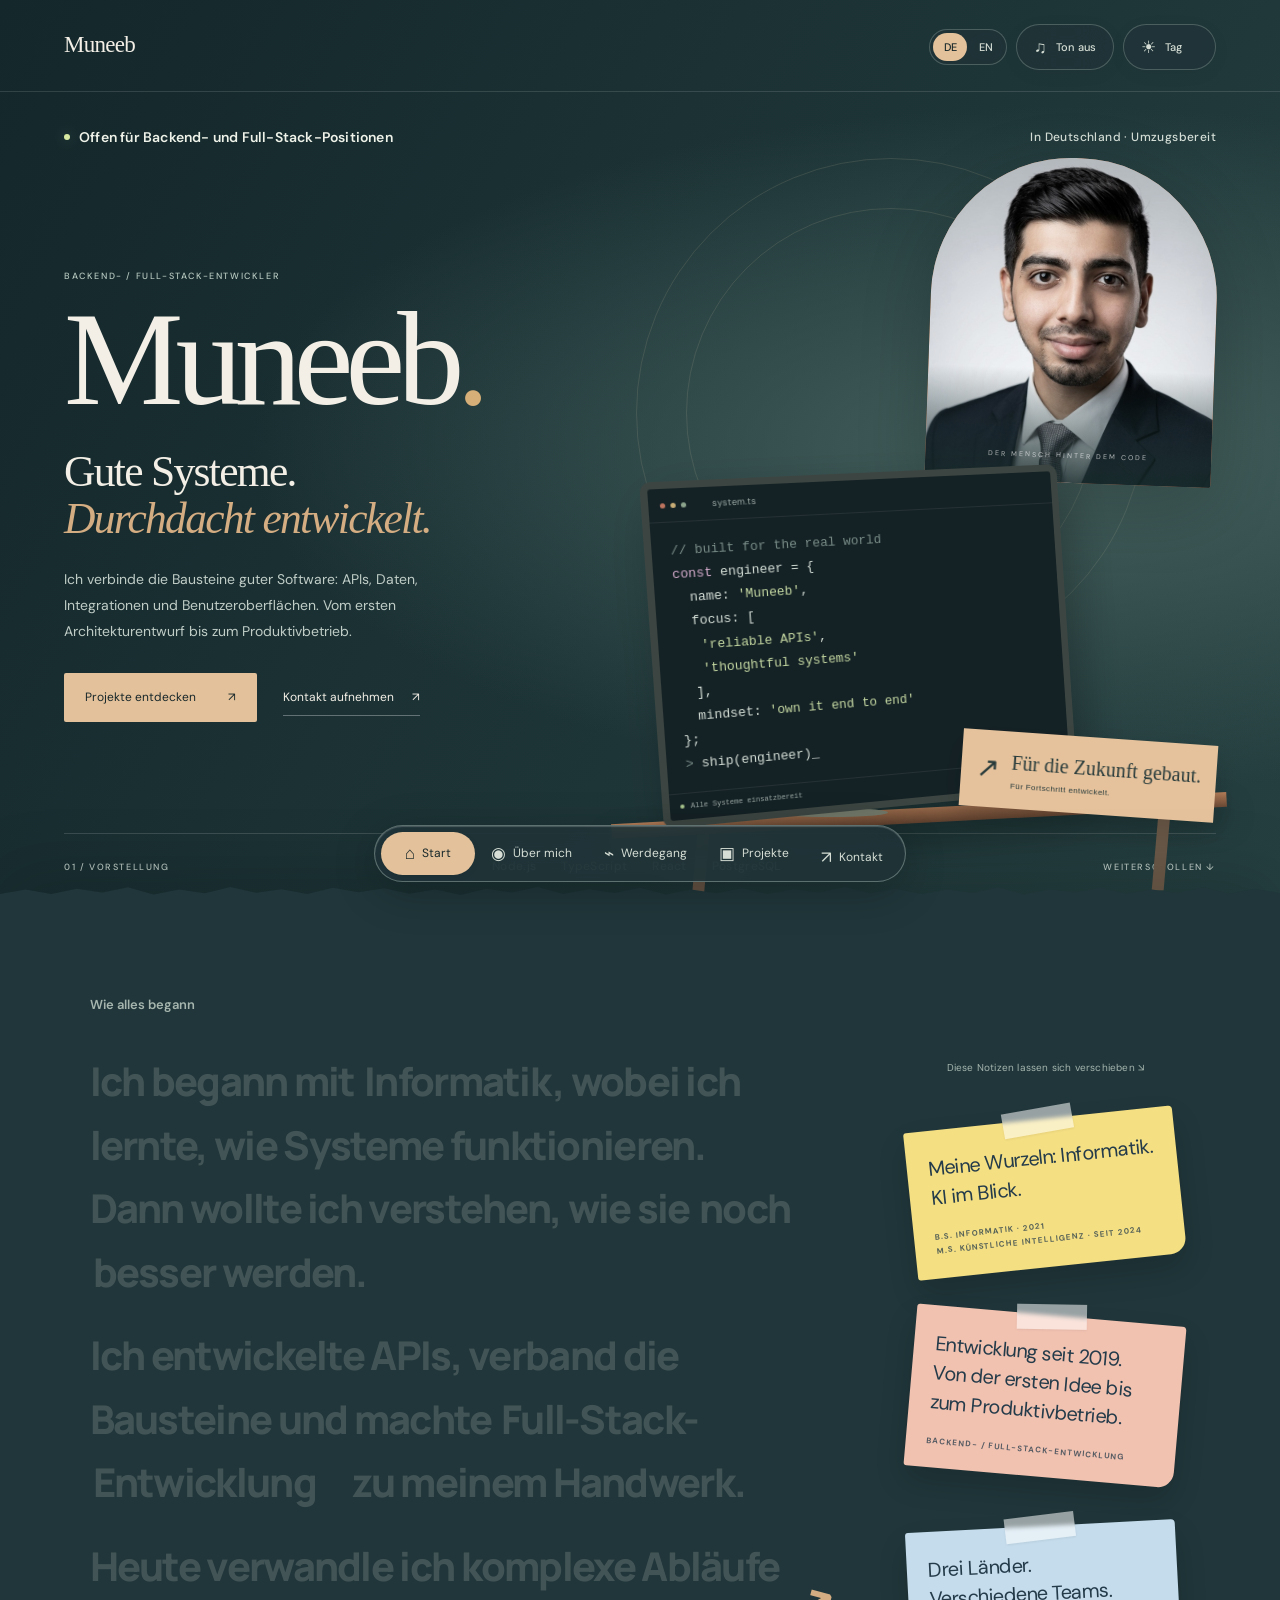
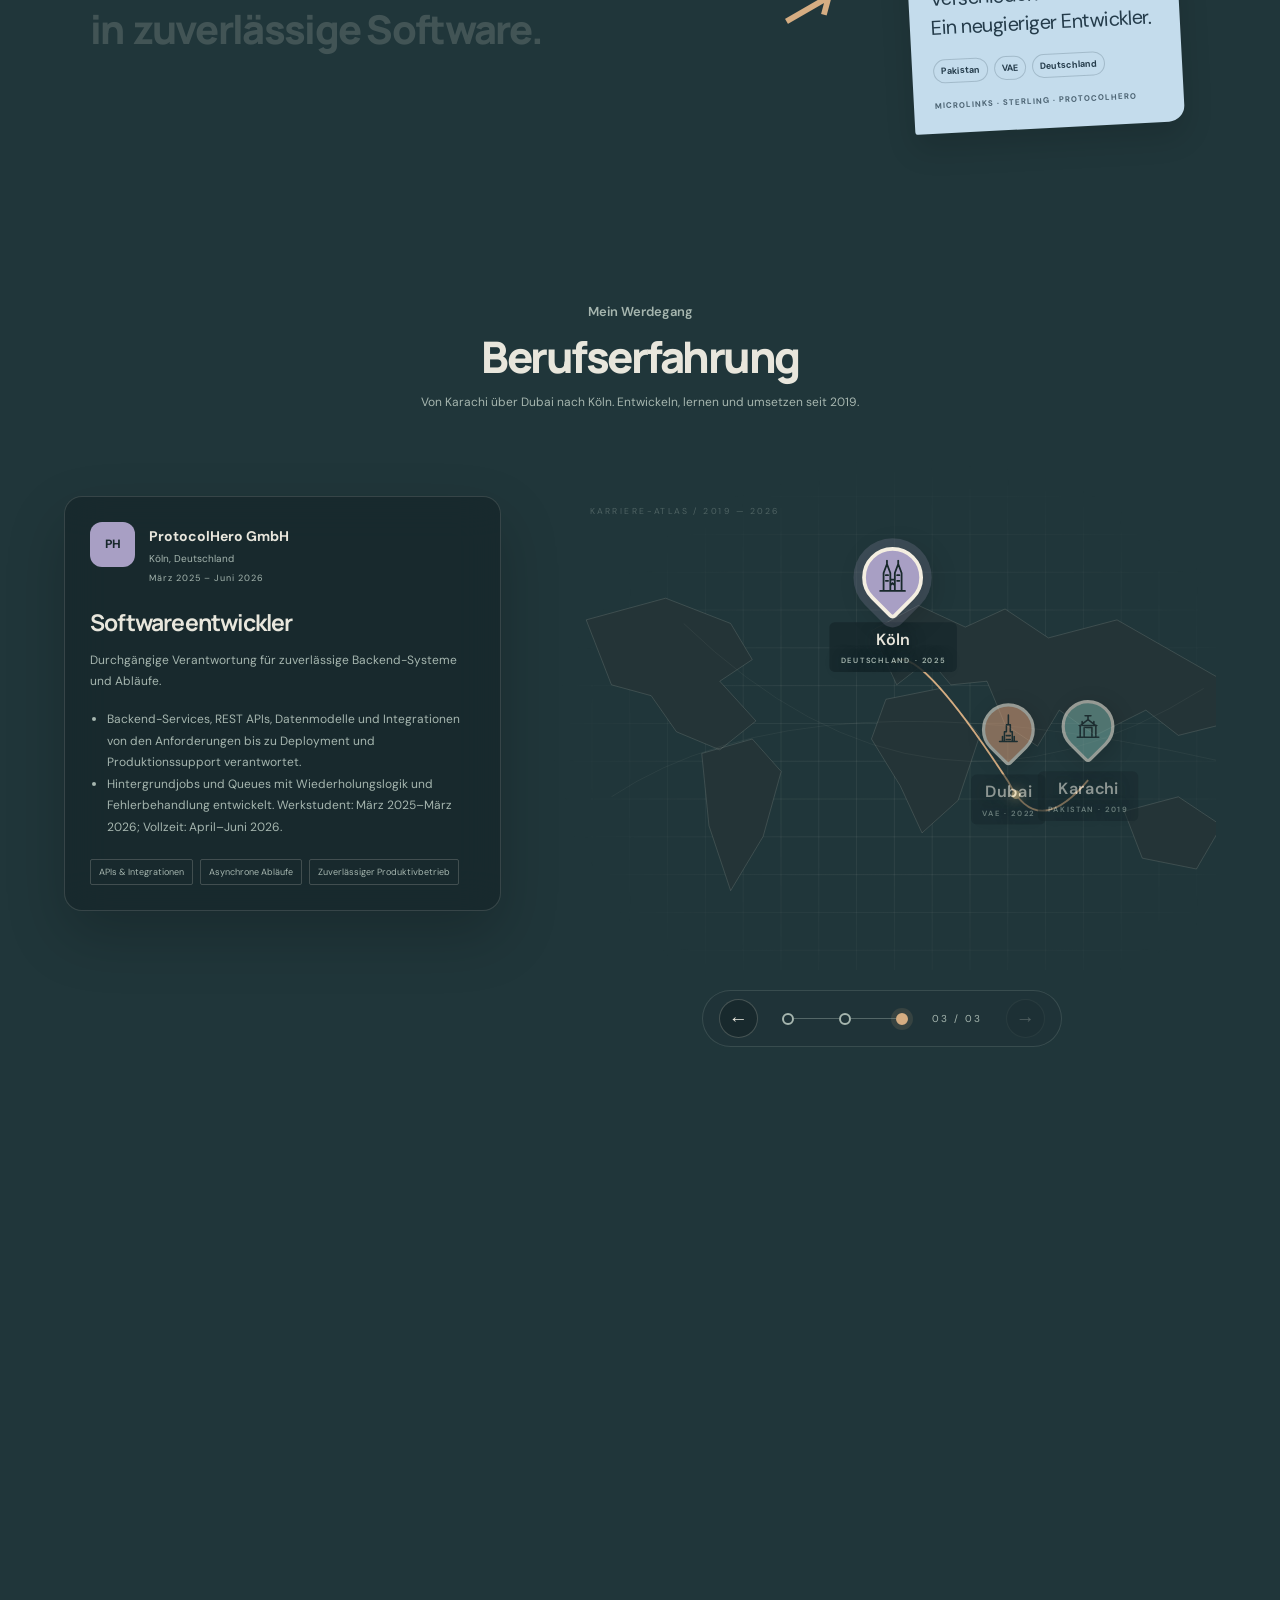
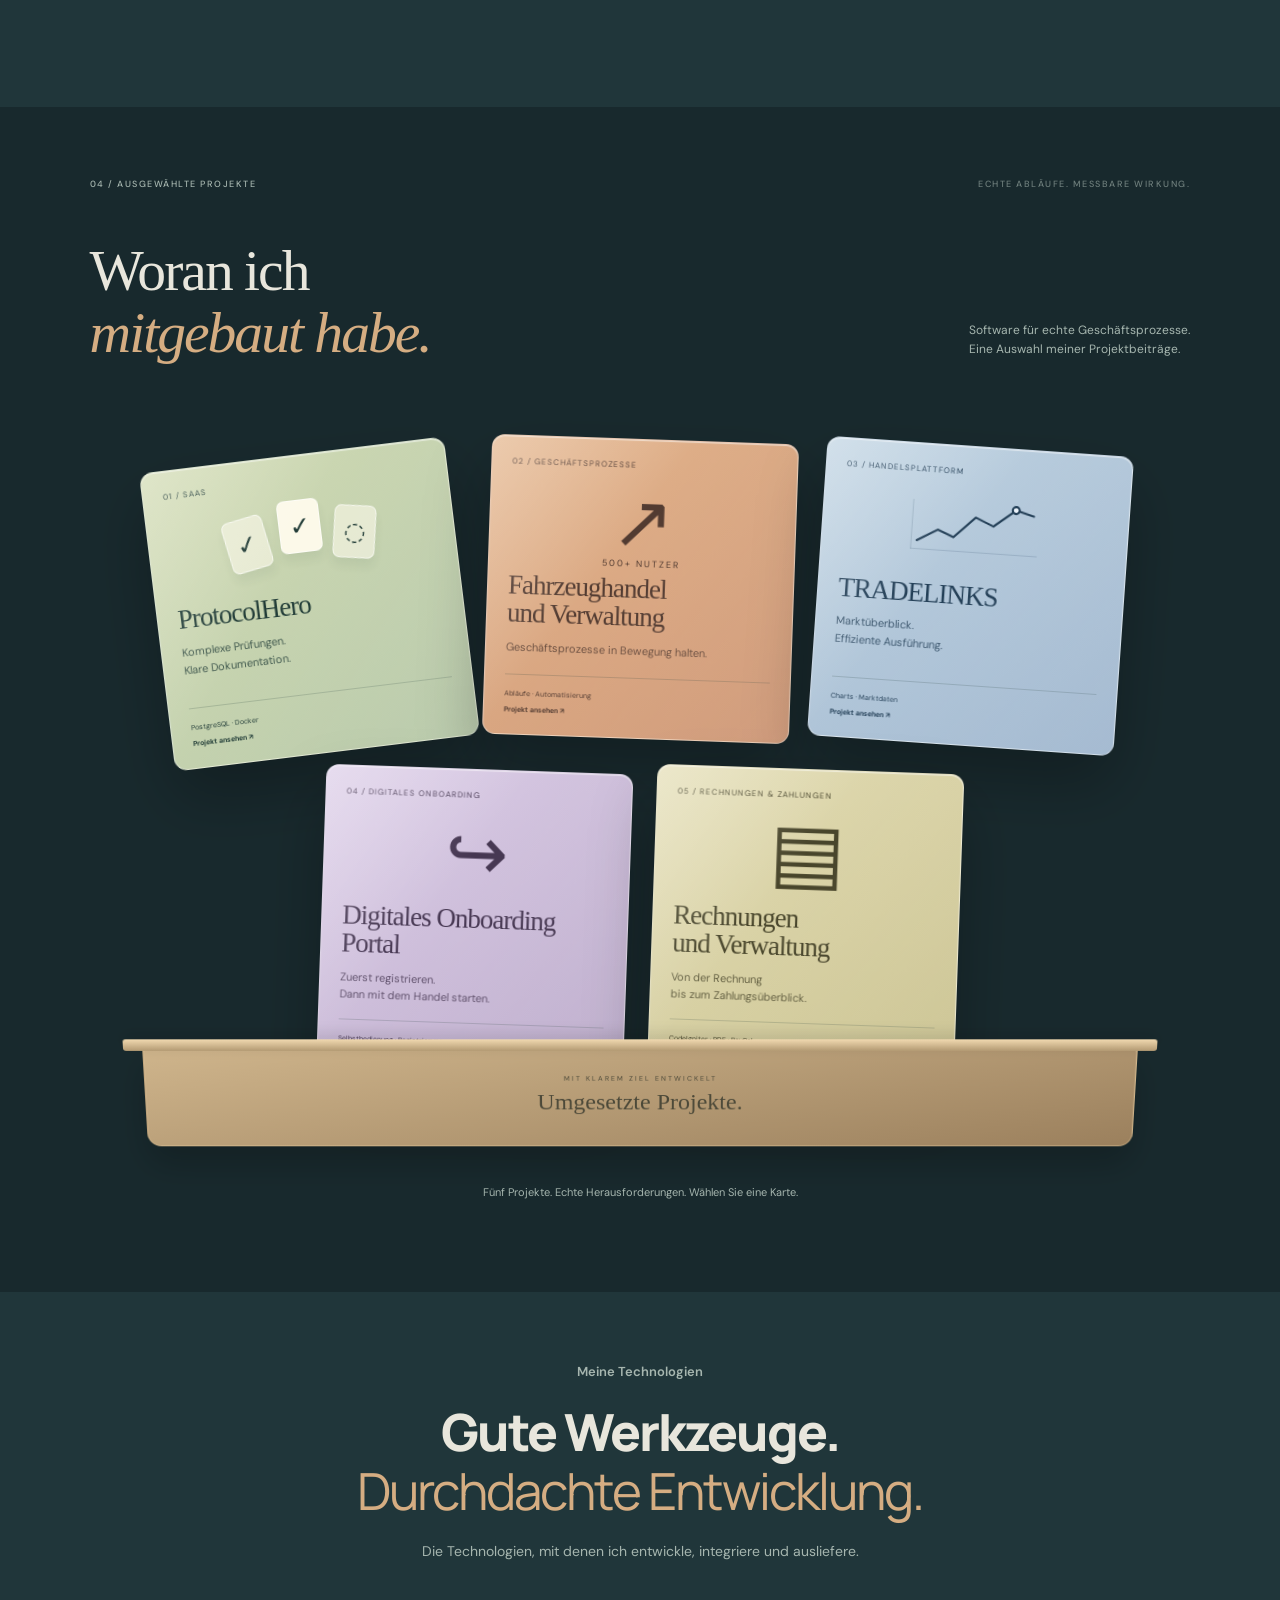
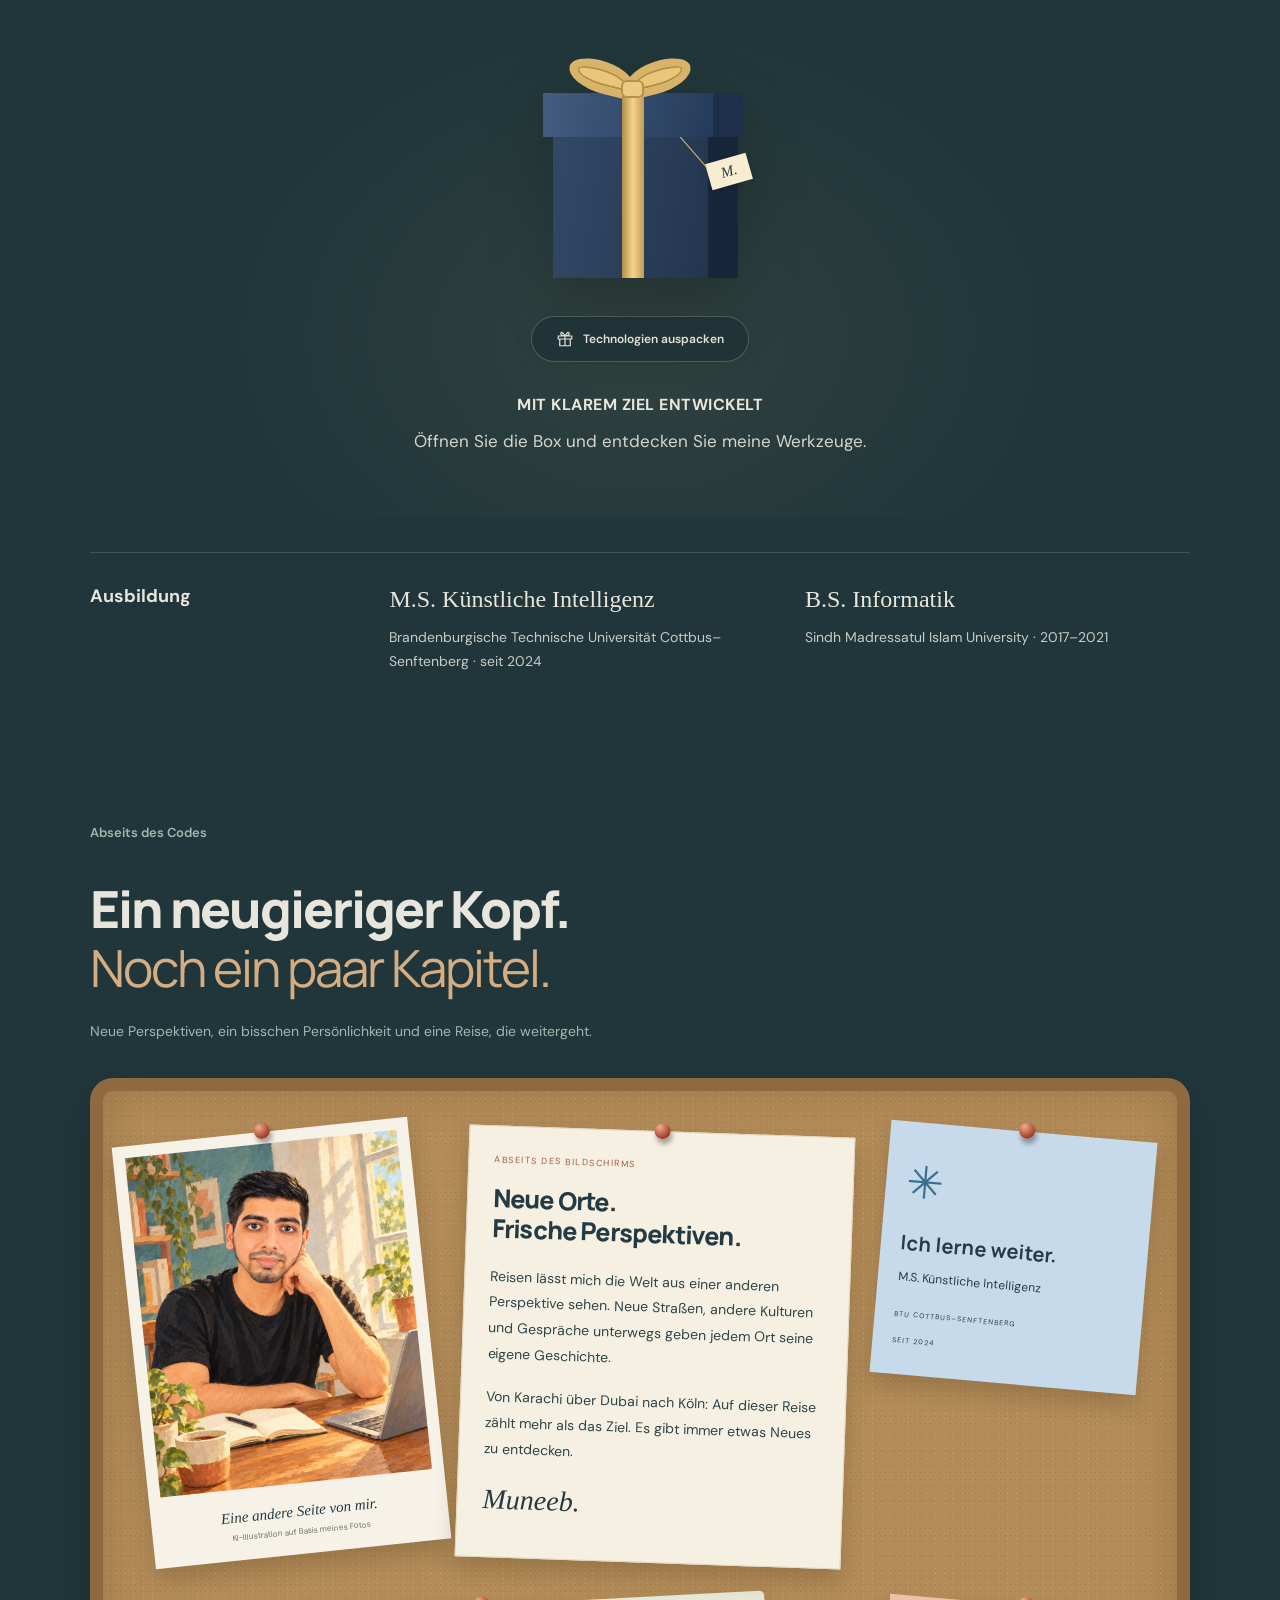
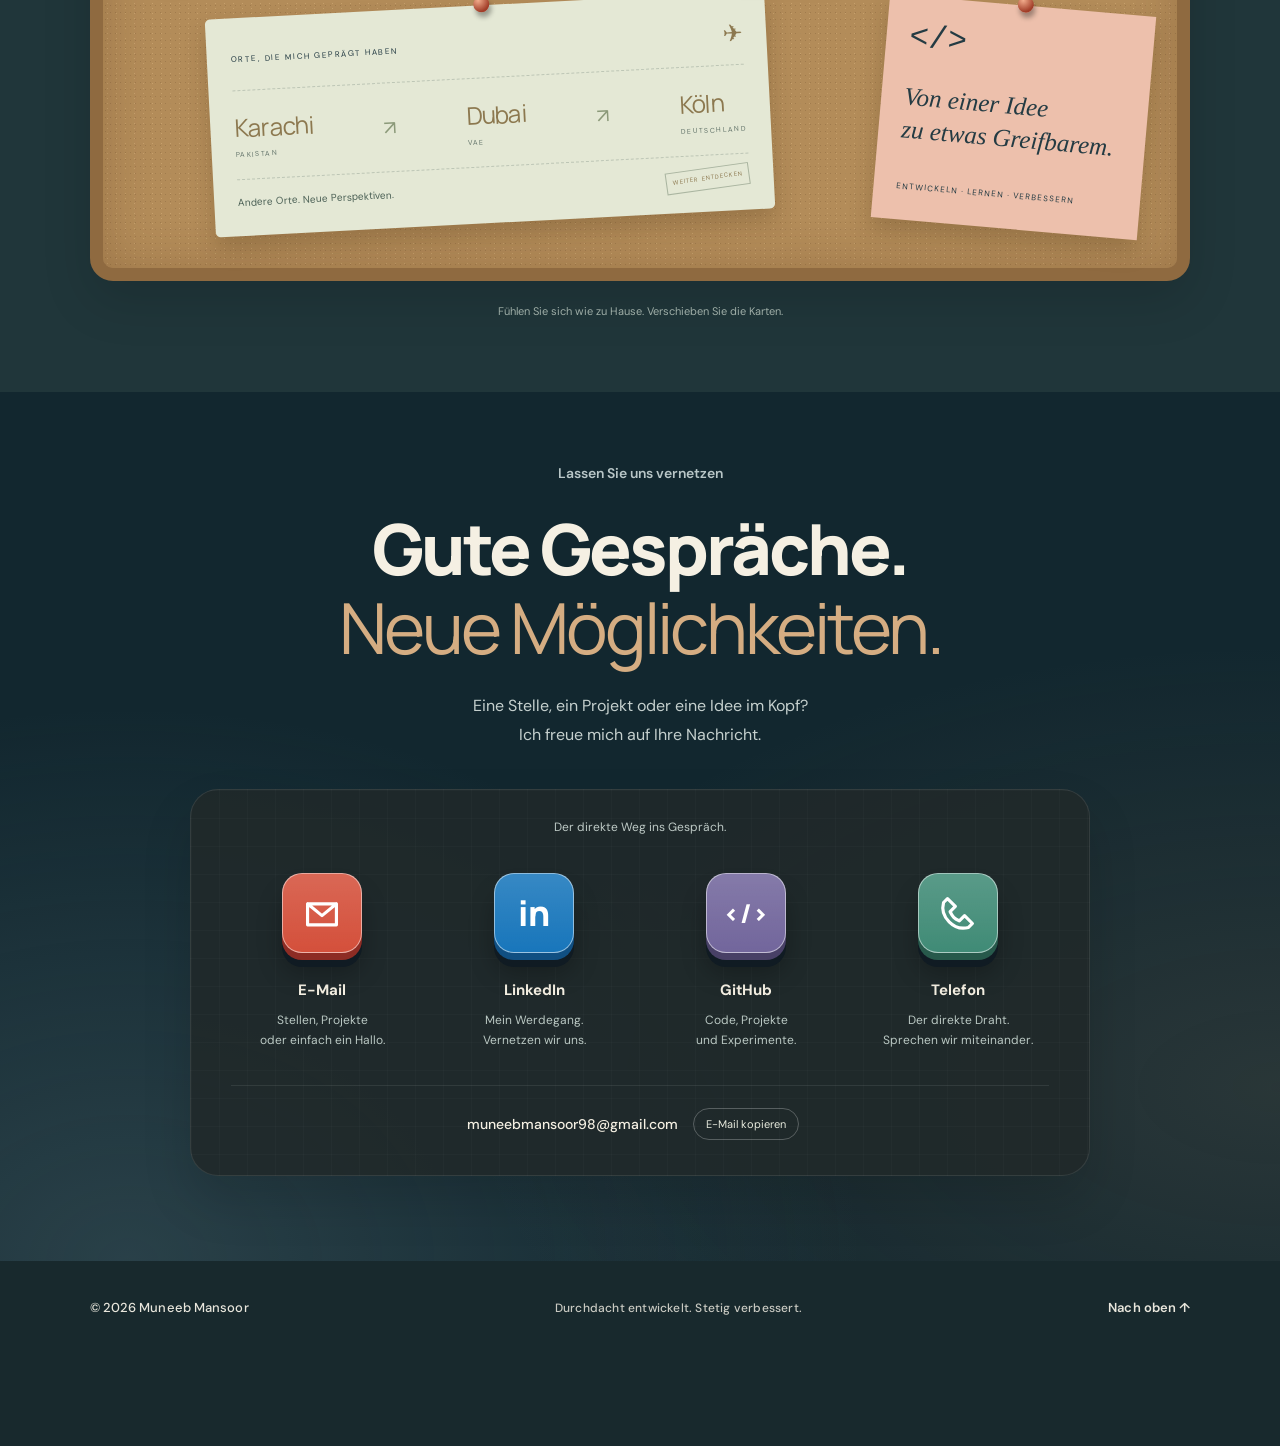
<file: index.html>
<!doctype html>
<html lang="de" data-mode="night">
<head>
<meta charset="utf-8"><meta name="viewport" content="width=device-width, initial-scale=1">
<meta name="description" content="Muneeb Mansoor — Backend & Full Stack Engineer. Building reliable systems with Node.js, TypeScript, React and PostgreSQL.">
<title>Muneeb Mansoor | Backend &amp; Full Stack Engineer</title>
<link rel="icon" href="assets/favicon.svg"><link rel="stylesheet" href="assets/portfolio-preview.css?v=20261102-qa">
</head>
<body>
<header class="header"><a class="wordmark" href="#home">Muneeb</a><div class="view-controls"><div class="language-control" role="group" aria-label="Language / Sprache" data-no-translate><button type="button" data-language="de" lang="de" aria-label="Deutsch" aria-pressed="true">DE</button><button type="button" data-language="en" lang="en" aria-label="English" aria-pressed="false">EN</button></div><button class="sound-control" type="button" aria-label="Turn click sounds on" aria-pressed="false"><span aria-hidden="true">♫</span><span class="sound-label">Sound off</span></button><button class="mode-control" type="button" aria-label="Switch to day mode"><span class="mode-icon" aria-hidden="true">☀</span><span class="mode-label">Day</span></button></div></header>
<nav class="floating-menu" aria-label="Main navigation"><span class="menu-indicator" aria-hidden="true"></span><a href="#home" class="active" aria-current="location"><span class="menu-symbol" aria-hidden="true">⌂</span><span>Home</span></a><a href="#about"><span class="menu-symbol" aria-hidden="true">◉</span><span>About</span></a><a href="#experience"><span class="menu-symbol" aria-hidden="true">⌁</span><span>Journey</span></a><a href="#work"><span class="menu-symbol" aria-hidden="true">▣</span><span>Work</span></a><a href="#contact"><span class="menu-symbol" aria-hidden="true">↗</span><span>Contact</span></a></nav>
<main>
<section class="hero" id="home">
<div class="hero-top"><span class="eyebrow"><i></i> Open to backend & full-stack roles</span><span class="edition">Based in Germany · Open to relocation</span></div>
<div class="hero-content"><div class="hero-copy"><p class="eyebrow">BACKEND / FULL STACK ENGINEER</p><h1>Muneeb<span class="name-dot">.</span></h1><h2>Good systems.<br><em>Thoughtfully built.</em></h2><p class="intro">I connect the pieces behind great software — APIs, data, integrations, and the interfaces people use. From the first architecture sketch to production.</p><div class="hero-actions"><a class="button solid" href="#work">Explore my work <span>↗</span></a><a class="text-link" href="mailto:muneebmansoor98@gmail.com">Get in touch <span>↗</span></a></div></div>
<div class="scene" aria-label="Muneeb's portrait with an illustrated developer workspace"><div class="orbit orbit-one"></div><div class="orbit orbit-two"></div><div class="portrait"><img src="assets/muneeb-web.jpg" alt="Muneeb Mansoor" width="825" height="1100"><span class="portrait-label">THE HUMAN BEHIND THE CODE</span></div><div class="monitor"><div class="monitor-bar"><span></span><span></span><span></span><small>system.ts</small></div><div class="code"><span class="code-muted">// built for the real world</span><br><span class="code-purple">const</span> engineer = {<br>&nbsp; name: <span class="code-green">'Muneeb'</span>,<br>&nbsp; focus: [<br>&nbsp;&nbsp; <span class="code-green">'reliable APIs'</span>,<br>&nbsp;&nbsp; <span class="code-green">'thoughtful systems'</span><br>&nbsp; ],<br>&nbsp; mindset: <span class="code-green">'own it end to end'</span><br>};<br><span class="code-muted">&gt;</span> ship(engineer)<span class="cursor">_</span></div><div class="monitor-status"><i></i> All systems operational <span>TypeScript</span></div></div><div class="monitor-stand"></div><div class="desk"></div><div class="floating-note"><span>↗</span><div>Built to last.<small>Designed to move forward.</small></div></div></div></div>
<div class="hero-bottom"><span>01 / INTRODUCTION</span><div><span>Node.js</span><span>TypeScript</span><span>React</span><span>PostgreSQL</span></div><a href="#about">SCROLL TO EXPLORE ↓</a></div>
</section>
<section class="about section-light story-about" id="about"><p class="story-kicker">How I got here</p><div class="origin-layout"><div class="origin-copy"><p>I started with <span class="marker marker-blue">computer science</span>, learning <span class="scribble-circle">how systems work.</span> Then I got curious about what makes them <span class="marker marker-gold">work better.</span></p><p>So I built APIs, connected the pieces, and made <span class="marker marker-peach">full-stack engineering<span class="story-star" aria-hidden="true">✳</span></span> my craft.</p><p>Today, I turn complex workflows into <span class="marker marker-lilac scribble-underline">reliable software.</span></p><span class="story-doodle" aria-hidden="true">↗</span></div><div class="origin-notes"><p class="notes-hint">These notes move. Try dragging one ↘</p><div class="origin-note note-yellow" tabindex="0" role="group" aria-label="Education note. Use arrow keys to move."><p>Computer science roots.<br>AI on the horizon.</p><small>B.S. COMPUTER SCIENCE · 2021<br>M.S. ARTIFICIAL INTELLIGENCE · 2024–PRESENT</small></div><div class="origin-note note-peach" tabindex="0" role="group" aria-label="Experience note. Use arrow keys to move."><p>Building since 2019.<br>From the first idea to production.</p><small>BACKEND / FULL STACK ENGINEERING</small></div><div class="origin-note note-blue" tabindex="0" role="group" aria-label="Career note. Use arrow keys to move."><p>Three countries.<br>Different teams.<br>One curious engineer.</p><div class="note-places"><span>Pakistan</span><span>UAE</span><span>Germany</span></div><small>MICROLINKS · STERLING · PROTOCOLHERO</small></div></div></div></section>
<section class="experience section-light career-journey" id="experience"><div class="journey-pin"><div class="journey-heading"><p class="story-kicker">The journey</p><h2>Experience</h2><p>Karachi to Dubai to Köln. Building, learning, and shipping since 2019.</p></div><div class="journey-map-viewport"><div class="journey-map" aria-label="Illustrated career route from Karachi through Dubai to Köln"><div class="map-grid"></div><span class="map-coordinate">CAREER ATLAS / 2019 — 2026</span><span class="map-compass" aria-hidden="true">N<br>↑</span><svg class="route-map" viewBox="0 0 1000 480" aria-hidden="true"><defs><pattern id="atlas-grid" width="45" height="35" patternUnits="userSpaceOnUse"><path d="M 45 0 L 0 0 0 35" fill="none" stroke="currentColor" stroke-width=".5"/></pattern></defs><path class="map-land" d="M45 65 155 35 245 70 275 120 230 150 280 205 230 245 170 220 135 170 80 155Z M205 250 275 230 315 275 290 365 245 440 215 350Z M440 80 505 45 570 75 625 50 685 90 780 65 920 145 945 205 865 225 820 190 750 225 700 190 670 240 625 210 600 150 550 155 520 120 475 155Z M460 175 535 160 590 225 560 315 510 360 480 295 440 230Z M790 330 865 310 925 350 890 410 815 395Z"/><path class="map-line" d="M80 310 Q350 130 920 260 M180 70 Q520 400 900 160"/><path class="route-track" d="M740 287 Q670 370 630 290 Q500 90 470 125"/><path class="route-progress" d="M740 287 Q670 370 630 290 Q500 90 470 125" pathLength="100"/><circle class="route-traveler" r="6"><animateMotion dur="7s" repeatCount="indefinite" path="M740 287 Q670 370 630 290 Q500 90 470 125"/></circle></svg><button class="city-pin pin-karachi active" type="button" data-stop="0" aria-pressed="true" aria-controls="journey-detail"><span class="pin-head"><svg viewBox="0 0 32 32" aria-hidden="true"><path d="M5 27h22M8 27V15l8-6 8 6v12M12 27V17h8v10M7 15h18M16 9V5M13 5h6M10 15V11m12 4v-4"/></svg></span><span class="pin-city">Karachi<small>PAKISTAN · 2019</small></span></button><button class="city-pin pin-dubai" type="button" data-stop="1" aria-pressed="false" aria-controls="journey-detail"><span class="pin-head"><svg viewBox="0 0 32 32" aria-hidden="true"><path d="M7 28h18M12 28V18h2V11h2V4m0 7h2v7h2v10M10 28V23m12 5v-5M16 4V1M14 22h4m-4 4h4"/></svg></span><span class="pin-city">Dubai<small>UAE · 2022</small></span></button><button class="city-pin pin-cologne" type="button" data-stop="2" aria-pressed="false" aria-controls="journey-detail"><span class="pin-head"><svg viewBox="0 0 32 32" aria-hidden="true"><path d="M5 28h22M8 28V12l3-8 3 8v16m4 0V12l3-8 3 8v16M14 18h4M11 4V1m10 3V1M10 14h2m8 0h2M10 19h2m8 0h2M14 28v-5l2-2 2 2v5"/></svg></span><span class="pin-city">Köln<small>GERMANY · 2025</small></span></button><span class="map-water">A WORLD OF EXPERIENCE</span></div></div><div class="journey-controls"><button class="journey-prev" type="button" aria-label="Previous career stop" disabled>←</button><div class="journey-dots" aria-label="Career stops"><button class="active" data-stop="0" aria-label="Karachi, Microlinks, 2019" aria-pressed="true"></button><span></span><button data-stop="1" aria-label="Dubai, Sterling Perfumes, 2022" aria-pressed="false"></button><span></span><button data-stop="2" aria-label="Köln, ProtocolHero, 2025" aria-pressed="false"></button></div><span class="journey-counter">01 / 03</span><button class="journey-next" type="button" aria-label="Next career stop">→</button></div><article id="journey-detail" class="journey-detail" aria-live="polite" aria-atomic="true"></article></div></section>
<section class="work" id="work"><div class="section-label"><span>04 / SELECTED WORK</span><span>REAL WORKFLOWS. REAL IMPACT.</span></div><div class="work-heading"><h2>Things I’ve<br><em>helped build.</em></h2><p>Business software with a purpose.<br>A selection of projects I contributed to.</p></div>
<div class="project-stage"><div class="card-box" aria-hidden="true"><span>BUILT WITH PURPOSE</span><strong>Things I’ve shipped.</strong></div><div class="deck-cards"><button class="deck-card card-protocol" data-project="protocol" aria-haspopup="dialog"><span class="card-index">01 / SAAS</span><span class="card-graphic protocol-graphic" aria-hidden="true"><span>✓</span><span>✓</span><span>◌</span></span><strong>ProtocolHero<span>Complex inspections.<br>Clear documentation.</span></strong><span class="card-bottom">PostgreSQL · Docker <span>Open story ↗</span></span></button><button class="deck-card card-auto" data-project="automotive" aria-haspopup="dialog"><span class="card-index">02 / BUSINESS OPERATIONS</span><span class="card-graphic auto-graphic" aria-hidden="true">↗<small>500+ USERS</small></span><strong>Automotive<br>Trade Management<span>Keep business moving.</span></strong><span class="card-bottom">Workflows · Automation <span>Open story ↗</span></span></button><button class="deck-card card-tradelinks" data-project="tradelinks" aria-haspopup="dialog"><span class="card-index">03 / TRADING PLATFORM</span><span class="card-graphic trading-graphic" aria-hidden="true"><svg viewBox="0 0 200 100"><path d="M10 82H190M10 12V82"/><path d="M18 70 47 53 70 62 100 32 126 43 157 18 183 25"/><circle cx="157" cy="18" r="5"/></svg></span><strong>TRADELINKS<span>Market insight.<br>Efficient execution.</span></strong><span class="card-bottom">Charts · Market data <span>Open story ↗</span></span></button><button class="deck-card card-onboarding" data-project="onboarding" aria-haspopup="dialog"><span class="card-index">04 / DIGITAL ONBOARDING</span><span class="card-graphic onboarding-graphic" aria-hidden="true">↪</span><strong>Digital Onboarding<br>Portal<span>Register first.<br>Then start trading.</span></strong><span class="card-bottom">Self-service · Registration <span>Open story ↗</span></span></button><button class="deck-card card-invoice" data-project="invoicing" aria-haspopup="dialog"><span class="card-index">05 / BILLING & PAYMENTS</span><span class="card-graphic invoice-graphic" aria-hidden="true">▤</span><strong>Invoice<br>Management System<span>From invoice<br>to payment visibility.</span></strong><span class="card-bottom">CodeIgniter · PDF · PayPal <span>Open story ↗</span></span></button></div></div><p class="deck-hint">Five projects. Real business problems. Pick a card to explore.</p>
</section>
<section class="toolkit section-light gift-toolkit" id="skills"><div class="stack-heading"><p class="story-kicker">My stack</p><h2>Good tools.<br><em>Thoughtful engineering.</em></h2><p>The technologies I use to build, connect, and ship.</p></div><div class="gift-stage"><div class="gift-glow" aria-hidden="true"></div><div class="gift-box" aria-hidden="true"><div class="gift-lid"><span class="bow bow-left"></span><span class="bow bow-right"></span><span class="bow-knot"></span></div><div class="gift-base"><span class="gift-ribbon"></span><span class="gift-tag">M.</span></div></div><button class="unwrap-stack" type="button" aria-expanded="false" aria-controls="stack-tools"><span aria-hidden="true"><svg viewBox="0 0 24 24" width="18" height="18" fill="none" stroke="currentColor" stroke-width="1.6"><path d="M3 8h18v4H3zM5 12v9h14v-9M12 8v13M12 8C4 8 6 1 9 4l3 4Zm0 0c8 0 6-7 3-4l-3 4Z"/></svg></span> <span class="unwrap-label">Unwrap my stack</span></button><div class="stack-tools" id="stack-tools" hidden></div><div class="tool-description" role="status" aria-live="polite"><span>BUILT WITH PURPOSE</span><p>Open the box to explore my toolkit.</p></div></div><div class="education"><span class="eyebrow">Education</span><div><h3>M.S. Artificial Intelligence</h3><p>Brandenburg University of Technology Cottbus–Senftenberg · 2024–Present</p></div><div><h3>B.S. Computer Science</h3><p>Sindh Madressatul Islam University · 2017–2021</p></div></div></section>
<section class="personal-board-section section-light" id="beyond"><p class="story-kicker">Beyond the code</p><h2>A curious mind.<br><em>A few more chapters.</em></h2><p class="board-intro">A little perspective, a little personality, and a journey still unfolding.</p><div class="personal-board"><figure class="board-piece board-portrait" tabindex="0" aria-label="Illustrated portrait. Drag or use arrow keys to move."><img src="assets/muneeb-illustrated-web.jpg" alt="AI-created illustration of Muneeb sitting beside a sunny window" width="1122" height="1402" loading="lazy"><figcaption>A different side of me.<small>AI illustration based on my photo</small></figcaption></figure><article class="board-piece board-letter" tabindex="0" aria-label="Introduction note. Drag or use arrow keys to move."><small>AWAY FROM THE SCREEN</small><h3>New places.<br>Fresh perspectives.</h3><p>Traveling gives me a different way to see the world. New streets, different cultures, and conversations along the way make every place its own story.</p><p>From Karachi to Dubai to Köln, the journey has been about more than the destination. There’s always something new to discover.</p><span class="letter-signature">Muneeb.</span></article><article class="board-piece board-pass" tabindex="0" aria-label="Career journey card. Drag or use arrow keys to move."><div class="ticket-top"><small>PLACES THAT SHAPED ME</small><span aria-hidden="true">✈</span></div><div class="ticket-cities"><span>Karachi<small>PAKISTAN</small></span><i aria-hidden="true">↗</i><span>Dubai<small>UAE</small></span><i aria-hidden="true">↗</i><span>Köln<small>GERMANY</small></span></div><div class="ticket-bottom"><span>Different places. Fresh perspectives.</span><span class="ticket-stamp">KEEP EXPLORING</span></div></article><article class="board-piece board-ai" tabindex="0" aria-label="Learning note. Drag or use arrow keys to move."><span aria-hidden="true">✳</span><h3>Still a student.</h3><p>M.S. Artificial Intelligence</p><small>BTU COTTBUS–SENFTENBERG<br>2024–PRESENT</small></article><article class="board-piece board-code" tabindex="0" aria-label="Code note. Drag or use arrow keys to move."><span aria-hidden="true">&lt;/&gt;</span><p>From an idea<br>to something real.</p><small>BUILD · LEARN · ITERATE</small></article></div><p class="board-caption">Make yourself at home. Drag the cards around.</p></section>
<section class="contact social-contact" id="contact"><p class="story-kicker">Let’s connect</p><h2>Good conversations.<br><em>Great possibilities.</em></h2><p class="social-intro">Have a role, a project, or an idea in mind?<br>I’d love to hear about it.</p><div class="social-keyboard"><p class="keyboard-hint">A shortcut to a conversation.</p><div class="social-keys"><div class="social-item"><a class="social-key key-mail" href="mailto:muneebmansoor98@gmail.com" aria-label="Email Muneeb"><svg viewBox="0 0 32 32" aria-hidden="true"><path d="M5 9h22v16H5zM5 9l11 9L27 9"/></svg></a><h3>Email</h3><p>Roles, projects,<br>or just hello.</p></div><div class="social-item"><a class="social-key key-linkedin" href="https://www.linkedin.com/in/muneeb-mansoor/" target="_blank" rel="noopener noreferrer" aria-label="Muneeb on LinkedIn"><span aria-hidden="true">in</span></a><h3>LinkedIn</h3><p>My experience.<br>Let’s connect.</p></div><div class="social-item"><a class="social-key key-github" href="https://github.com/Muneeb1998" target="_blank" rel="noopener noreferrer" aria-label="Muneeb on GitHub"><span aria-hidden="true">&lt;/&gt;</span></a><h3>GitHub</h3><p>Code, projects,<br>and experiments.</p></div><div class="social-item"><a class="social-key key-phone" href="tel:+4915560811842" aria-label="Call Muneeb"><svg viewBox="0 0 32 32" aria-hidden="true"><path d="m8 5 6 6-4 4c2 4 3 5 7 7l4-4 6 6-3 3C13 30 2 19 5 8Z"/></svg></a><h3>Phone</h3><p>A direct line.<br>Let’s talk.</p></div></div><div class="social-email"><a href="mailto:muneebmansoor98@gmail.com">muneebmansoor98@gmail.com</a><button type="button" class="copy-contact-email" aria-label="Copy email address">Copy email</button><span class="copy-email-status" role="status" aria-live="polite"></span></div></div></section>
</main><footer><span>© 2026 Muneeb Mansoor</span><span>Thoughtfully built. Always evolving.</span><a href="#home">Back to top ↑</a></footer>
<dialog class="project-dialog" aria-labelledby="project-title"><div class="dialog-toolbar"><span>SELECTED WORK / PROJECT STORY</span><button class="close-project" type="button" aria-label="Close project">Close <span>×</span></button></div><div id="project-story"></div></dialog>
<script src="assets/portfolio-preview.js?v=20261102-language" defer></script>
<script src="assets/portfolio-i18n.js?v=20261102-default-de" defer></script>
</body></html>
</file>
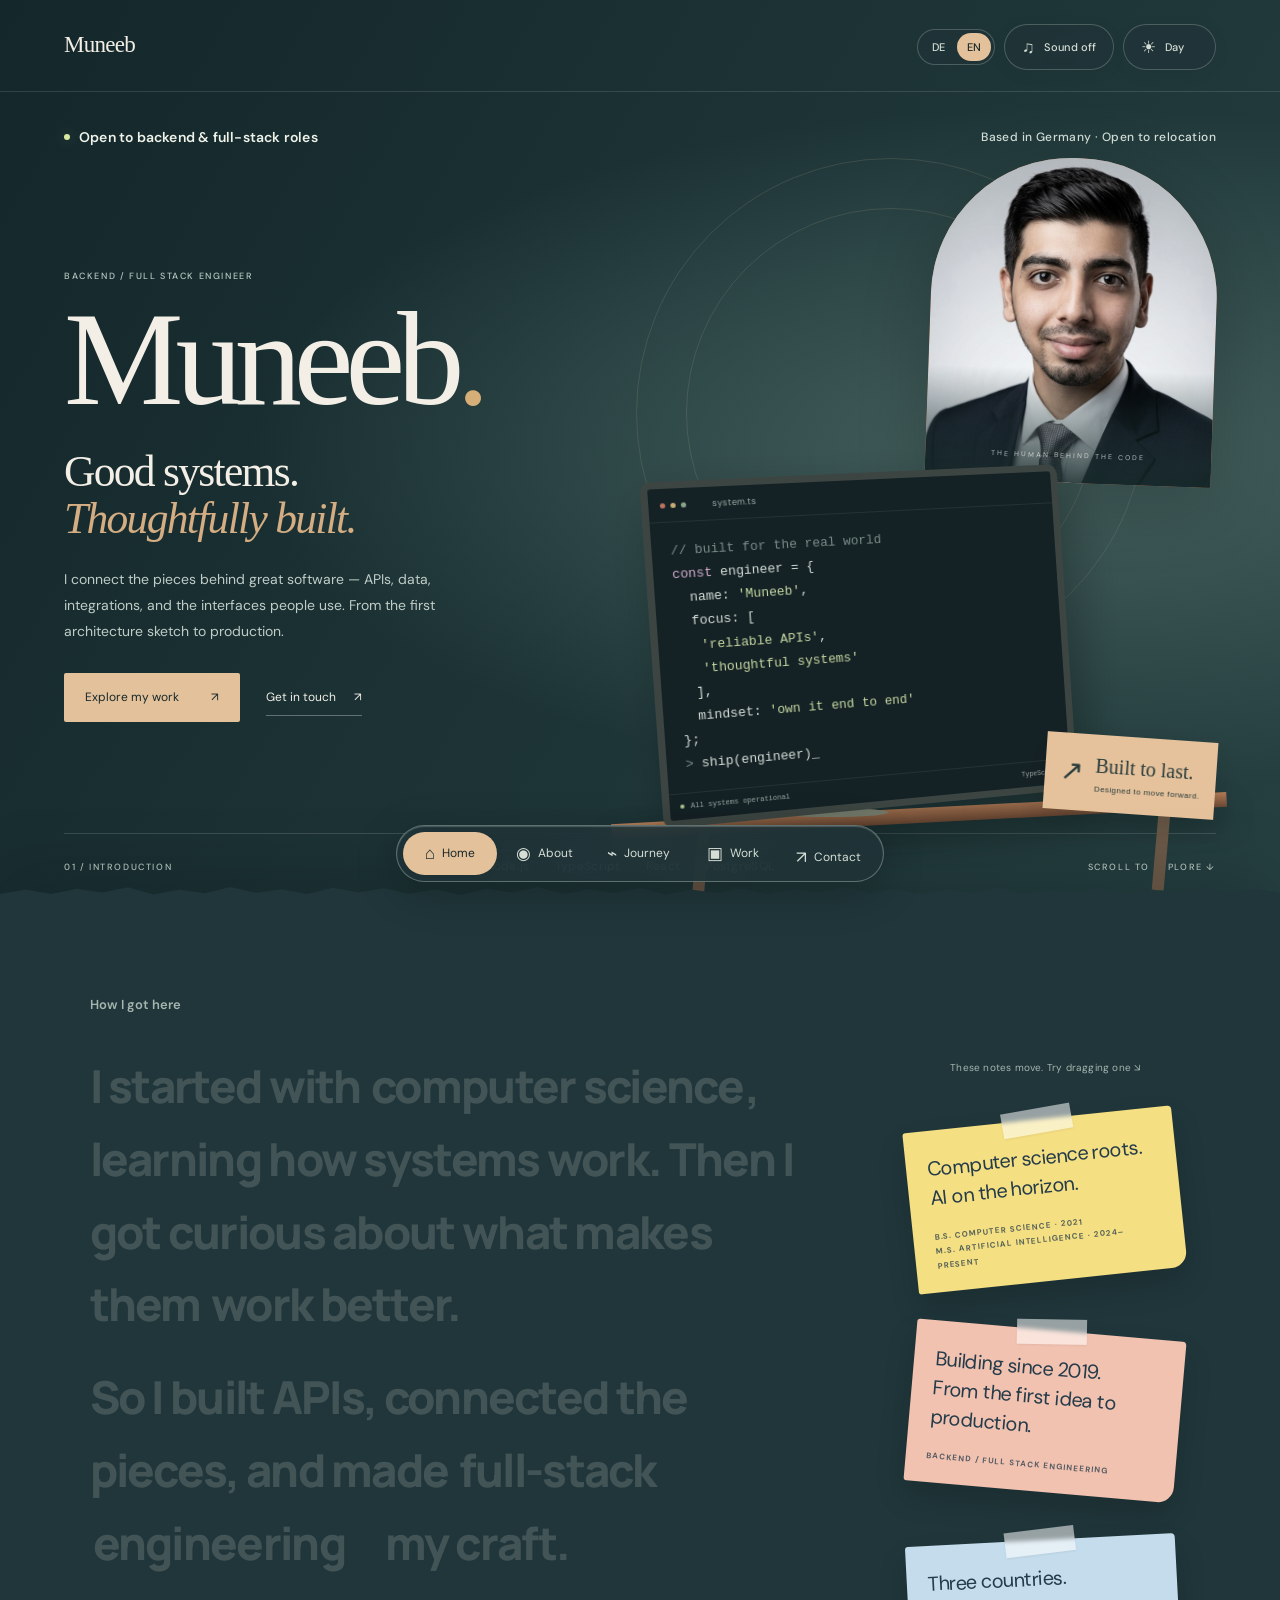
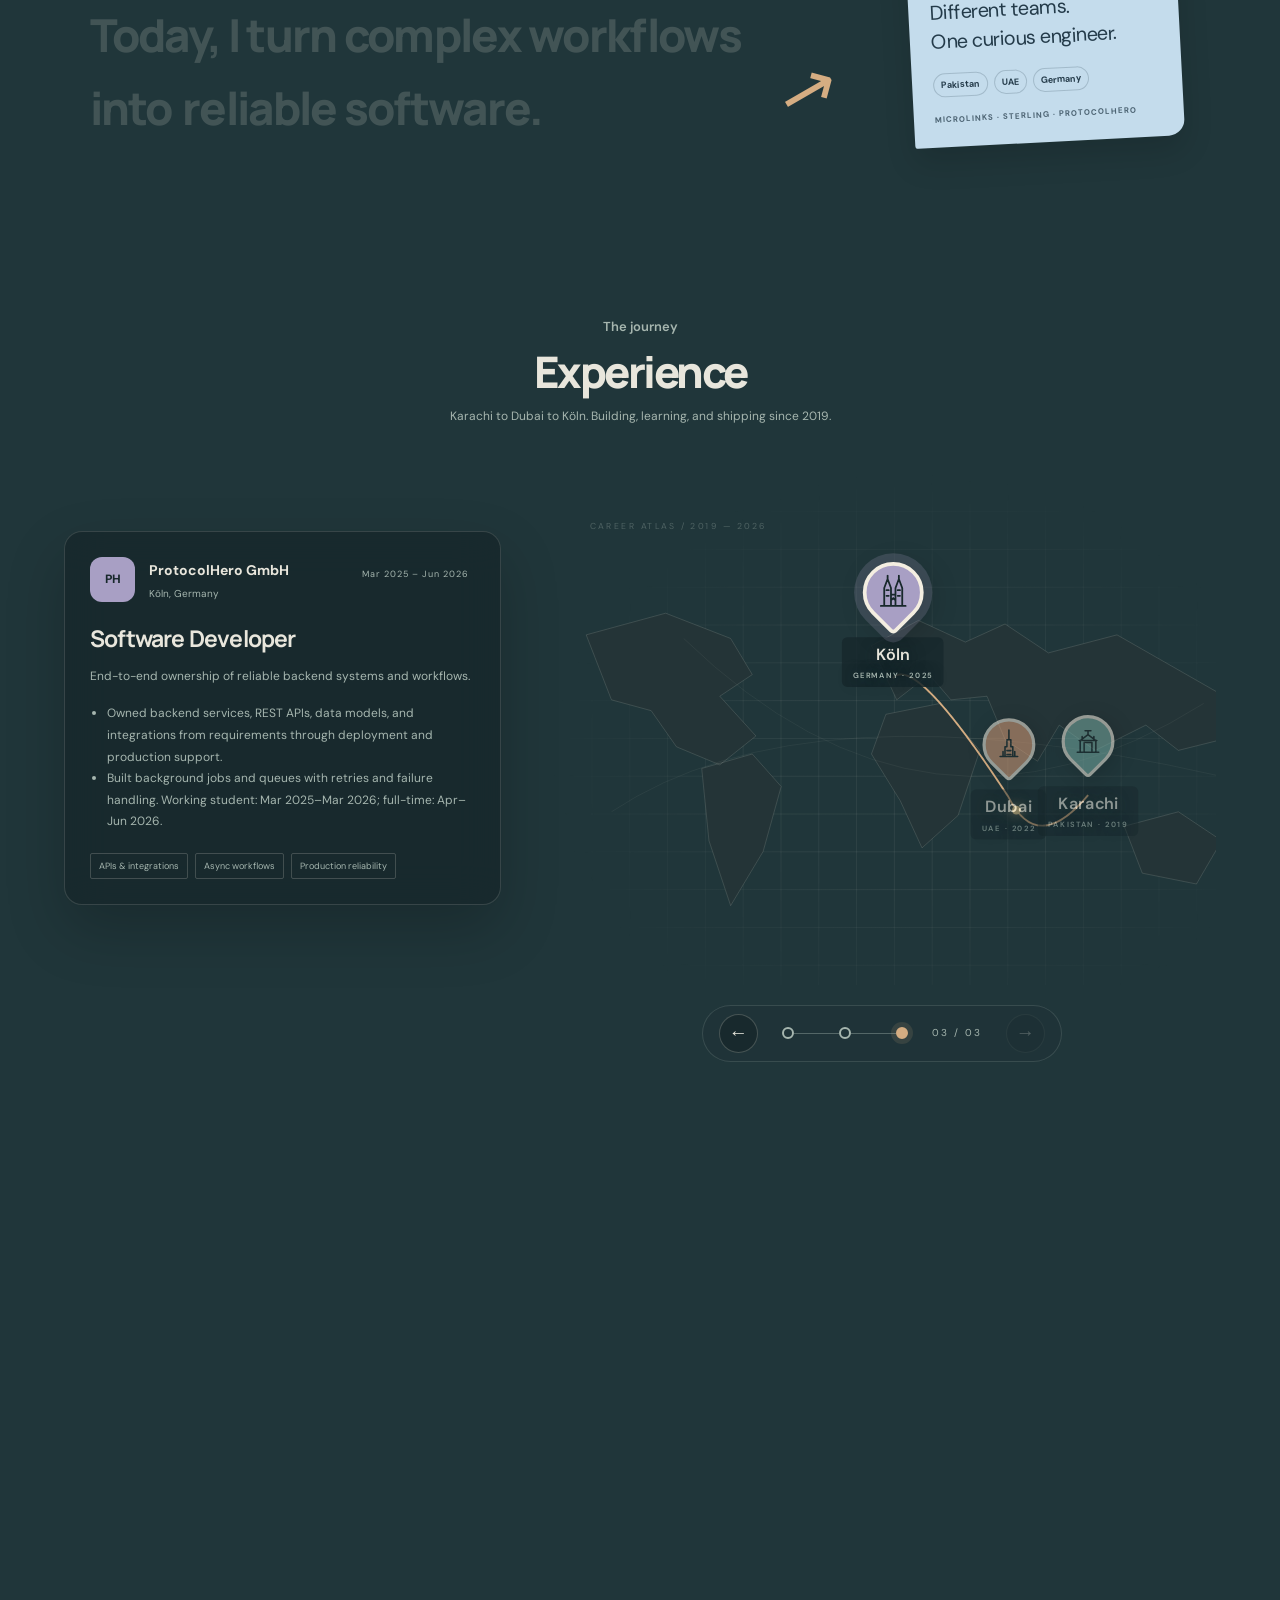
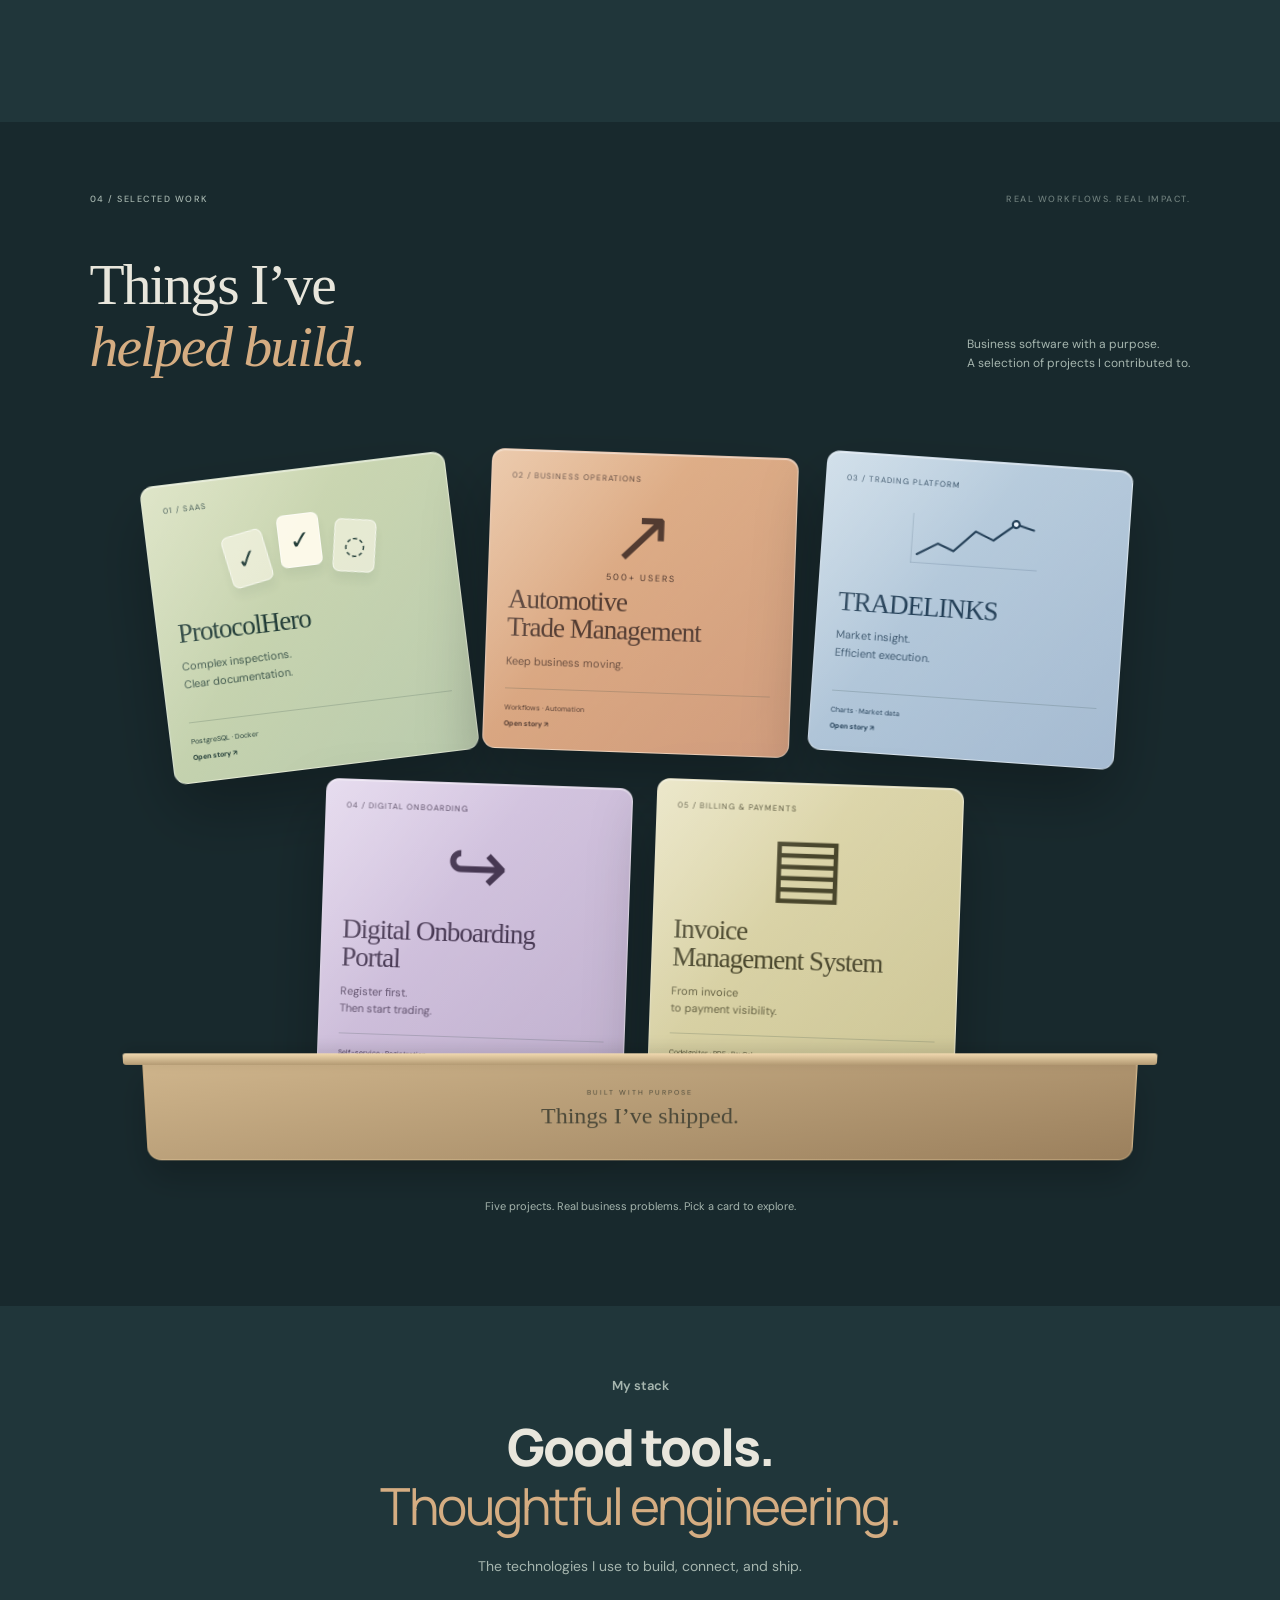
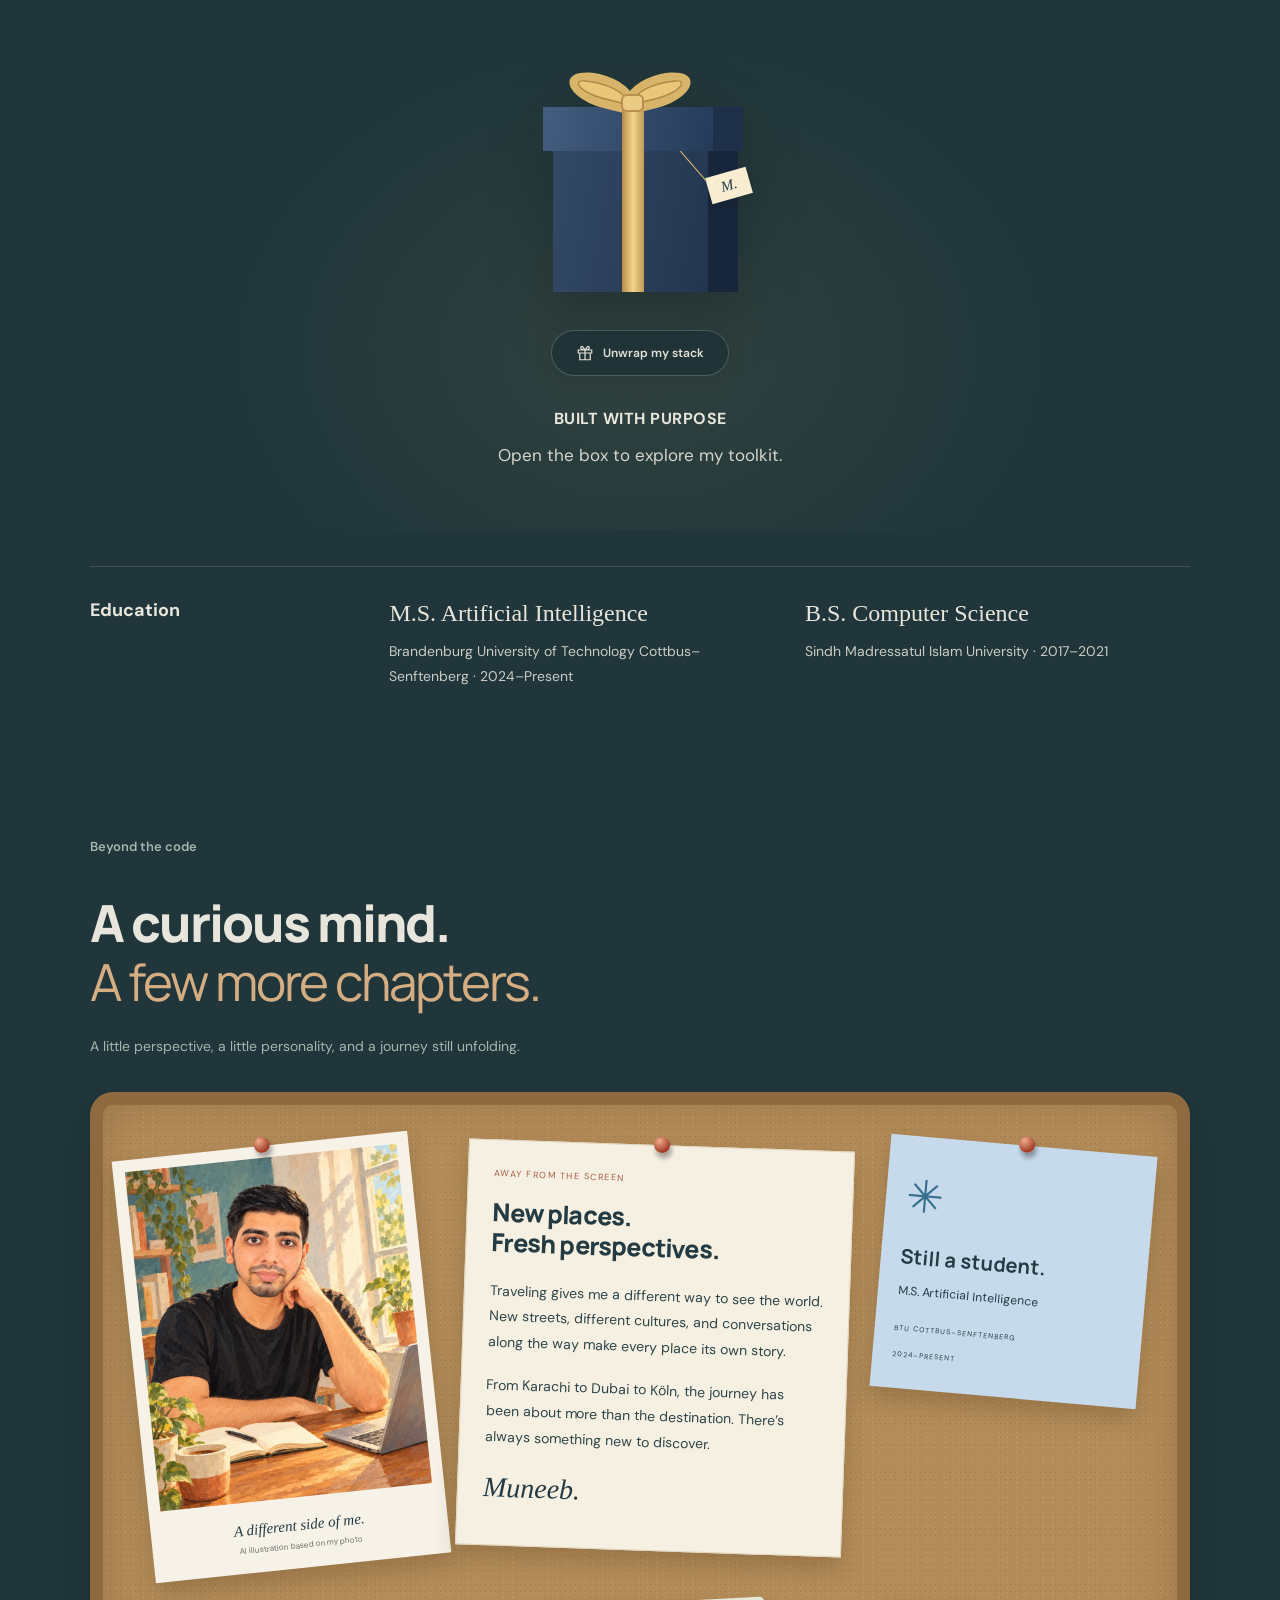
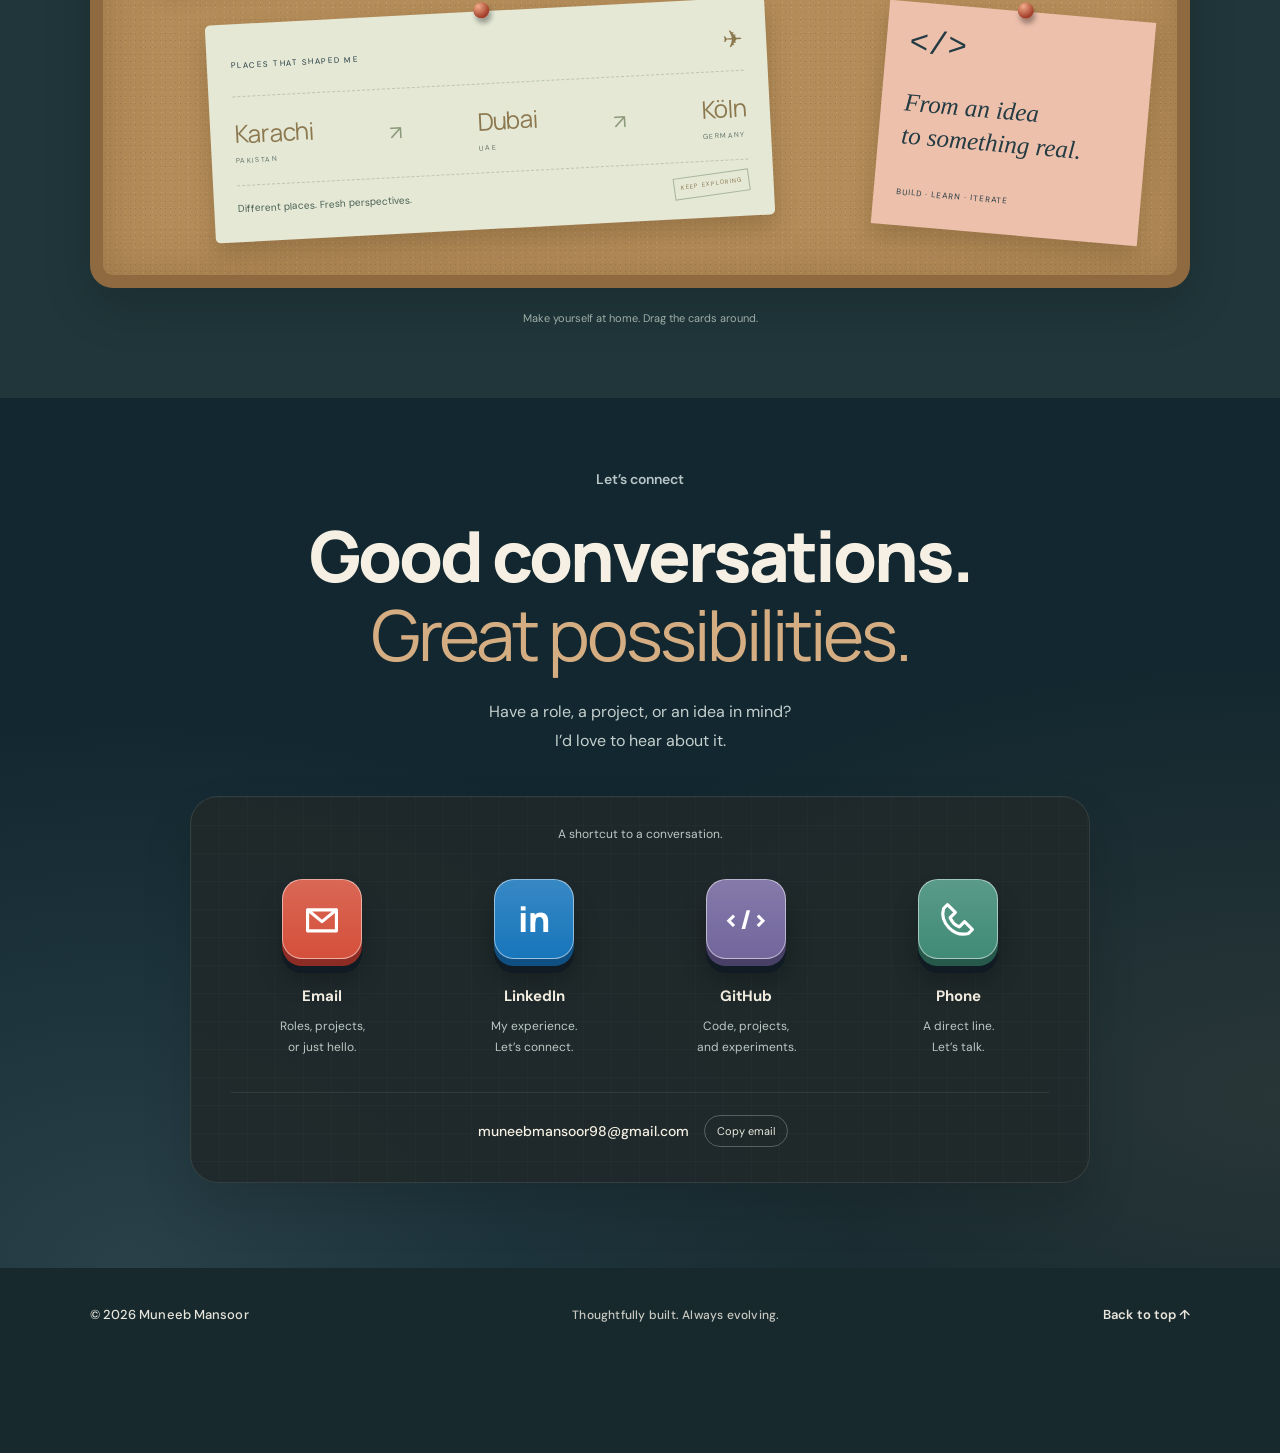
<file: index-en.html>
<!doctype html>
<html lang="en" data-default-language="en" data-mode="night">
<head>
<meta charset="utf-8"><meta name="viewport" content="width=device-width, initial-scale=1">
<meta name="description" content="Muneeb Mansoor — Backend & Full Stack Engineer. Building reliable systems with Node.js, TypeScript, React and PostgreSQL.">
<title>Muneeb Mansoor | Backend &amp; Full Stack Engineer</title>
<link rel="icon" href="assets/favicon.svg"><link rel="stylesheet" href="assets/portfolio-preview.css?v=20261102-qa">
</head>
<body>
<header class="header"><a class="wordmark" href="#home">Muneeb</a><div class="view-controls"><div class="language-control" role="group" aria-label="Language / Sprache" data-no-translate><button type="button" data-language="de" lang="de" aria-label="Deutsch" aria-pressed="true">DE</button><button type="button" data-language="en" lang="en" aria-label="English" aria-pressed="false">EN</button></div><button class="sound-control" type="button" aria-label="Turn click sounds on" aria-pressed="false"><span aria-hidden="true">♫</span><span class="sound-label">Sound off</span></button><button class="mode-control" type="button" aria-label="Switch to day mode"><span class="mode-icon" aria-hidden="true">☀</span><span class="mode-label">Day</span></button></div></header>
<nav class="floating-menu" aria-label="Main navigation"><span class="menu-indicator" aria-hidden="true"></span><a href="#home" class="active" aria-current="location"><span class="menu-symbol" aria-hidden="true">⌂</span><span>Home</span></a><a href="#about"><span class="menu-symbol" aria-hidden="true">◉</span><span>About</span></a><a href="#experience"><span class="menu-symbol" aria-hidden="true">⌁</span><span>Journey</span></a><a href="#work"><span class="menu-symbol" aria-hidden="true">▣</span><span>Work</span></a><a href="#contact"><span class="menu-symbol" aria-hidden="true">↗</span><span>Contact</span></a></nav>
<main>
<section class="hero" id="home">
<div class="hero-top"><span class="eyebrow"><i></i> Open to backend & full-stack roles</span><span class="edition">Based in Germany · Open to relocation</span></div>
<div class="hero-content"><div class="hero-copy"><p class="eyebrow">BACKEND / FULL STACK ENGINEER</p><h1>Muneeb<span class="name-dot">.</span></h1><h2>Good systems.<br><em>Thoughtfully built.</em></h2><p class="intro">I connect the pieces behind great software — APIs, data, integrations, and the interfaces people use. From the first architecture sketch to production.</p><div class="hero-actions"><a class="button solid" href="#work">Explore my work <span>↗</span></a><a class="text-link" href="mailto:muneebmansoor98@gmail.com">Get in touch <span>↗</span></a></div></div>
<div class="scene" aria-label="Muneeb's portrait with an illustrated developer workspace"><div class="orbit orbit-one"></div><div class="orbit orbit-two"></div><div class="portrait"><img src="assets/muneeb-web.jpg" alt="Muneeb Mansoor" width="825" height="1100"><span class="portrait-label">THE HUMAN BEHIND THE CODE</span></div><div class="monitor"><div class="monitor-bar"><span></span><span></span><span></span><small>system.ts</small></div><div class="code"><span class="code-muted">// built for the real world</span><br><span class="code-purple">const</span> engineer = {<br>&nbsp; name: <span class="code-green">'Muneeb'</span>,<br>&nbsp; focus: [<br>&nbsp;&nbsp; <span class="code-green">'reliable APIs'</span>,<br>&nbsp;&nbsp; <span class="code-green">'thoughtful systems'</span><br>&nbsp; ],<br>&nbsp; mindset: <span class="code-green">'own it end to end'</span><br>};<br><span class="code-muted">&gt;</span> ship(engineer)<span class="cursor">_</span></div><div class="monitor-status"><i></i> All systems operational <span>TypeScript</span></div></div><div class="monitor-stand"></div><div class="desk"></div><div class="floating-note"><span>↗</span><div>Built to last.<small>Designed to move forward.</small></div></div></div></div>
<div class="hero-bottom"><span>01 / INTRODUCTION</span><div><span>Node.js</span><span>TypeScript</span><span>React</span><span>PostgreSQL</span></div><a href="#about">SCROLL TO EXPLORE ↓</a></div>
</section>
<section class="about section-light story-about" id="about"><p class="story-kicker">How I got here</p><div class="origin-layout"><div class="origin-copy"><p>I started with <span class="marker marker-blue">computer science</span>, learning <span class="scribble-circle">how systems work.</span> Then I got curious about what makes them <span class="marker marker-gold">work better.</span></p><p>So I built APIs, connected the pieces, and made <span class="marker marker-peach">full-stack engineering<span class="story-star" aria-hidden="true">✳</span></span> my craft.</p><p>Today, I turn complex workflows into <span class="marker marker-lilac scribble-underline">reliable software.</span></p><span class="story-doodle" aria-hidden="true">↗</span></div><div class="origin-notes"><p class="notes-hint">These notes move. Try dragging one ↘</p><div class="origin-note note-yellow" tabindex="0" role="group" aria-label="Education note. Use arrow keys to move."><p>Computer science roots.<br>AI on the horizon.</p><small>B.S. COMPUTER SCIENCE · 2021<br>M.S. ARTIFICIAL INTELLIGENCE · 2024–PRESENT</small></div><div class="origin-note note-peach" tabindex="0" role="group" aria-label="Experience note. Use arrow keys to move."><p>Building since 2019.<br>From the first idea to production.</p><small>BACKEND / FULL STACK ENGINEERING</small></div><div class="origin-note note-blue" tabindex="0" role="group" aria-label="Career note. Use arrow keys to move."><p>Three countries.<br>Different teams.<br>One curious engineer.</p><div class="note-places"><span>Pakistan</span><span>UAE</span><span>Germany</span></div><small>MICROLINKS · STERLING · PROTOCOLHERO</small></div></div></div></section>
<section class="experience section-light career-journey" id="experience"><div class="journey-pin"><div class="journey-heading"><p class="story-kicker">The journey</p><h2>Experience</h2><p>Karachi to Dubai to Köln. Building, learning, and shipping since 2019.</p></div><div class="journey-map-viewport"><div class="journey-map" aria-label="Illustrated career route from Karachi through Dubai to Köln"><div class="map-grid"></div><span class="map-coordinate">CAREER ATLAS / 2019 — 2026</span><span class="map-compass" aria-hidden="true">N<br>↑</span><svg class="route-map" viewBox="0 0 1000 480" aria-hidden="true"><defs><pattern id="atlas-grid" width="45" height="35" patternUnits="userSpaceOnUse"><path d="M 45 0 L 0 0 0 35" fill="none" stroke="currentColor" stroke-width=".5"/></pattern></defs><path class="map-land" d="M45 65 155 35 245 70 275 120 230 150 280 205 230 245 170 220 135 170 80 155Z M205 250 275 230 315 275 290 365 245 440 215 350Z M440 80 505 45 570 75 625 50 685 90 780 65 920 145 945 205 865 225 820 190 750 225 700 190 670 240 625 210 600 150 550 155 520 120 475 155Z M460 175 535 160 590 225 560 315 510 360 480 295 440 230Z M790 330 865 310 925 350 890 410 815 395Z"/><path class="map-line" d="M80 310 Q350 130 920 260 M180 70 Q520 400 900 160"/><path class="route-track" d="M740 287 Q670 370 630 290 Q500 90 470 125"/><path class="route-progress" d="M740 287 Q670 370 630 290 Q500 90 470 125" pathLength="100"/><circle class="route-traveler" r="6"><animateMotion dur="7s" repeatCount="indefinite" path="M740 287 Q670 370 630 290 Q500 90 470 125"/></circle></svg><button class="city-pin pin-karachi active" type="button" data-stop="0" aria-pressed="true" aria-controls="journey-detail"><span class="pin-head"><svg viewBox="0 0 32 32" aria-hidden="true"><path d="M5 27h22M8 27V15l8-6 8 6v12M12 27V17h8v10M7 15h18M16 9V5M13 5h6M10 15V11m12 4v-4"/></svg></span><span class="pin-city">Karachi<small>PAKISTAN · 2019</small></span></button><button class="city-pin pin-dubai" type="button" data-stop="1" aria-pressed="false" aria-controls="journey-detail"><span class="pin-head"><svg viewBox="0 0 32 32" aria-hidden="true"><path d="M7 28h18M12 28V18h2V11h2V4m0 7h2v7h2v10M10 28V23m12 5v-5M16 4V1M14 22h4m-4 4h4"/></svg></span><span class="pin-city">Dubai<small>UAE · 2022</small></span></button><button class="city-pin pin-cologne" type="button" data-stop="2" aria-pressed="false" aria-controls="journey-detail"><span class="pin-head"><svg viewBox="0 0 32 32" aria-hidden="true"><path d="M5 28h22M8 28V12l3-8 3 8v16m4 0V12l3-8 3 8v16M14 18h4M11 4V1m10 3V1M10 14h2m8 0h2M10 19h2m8 0h2M14 28v-5l2-2 2 2v5"/></svg></span><span class="pin-city">Köln<small>GERMANY · 2025</small></span></button><span class="map-water">A WORLD OF EXPERIENCE</span></div></div><div class="journey-controls"><button class="journey-prev" type="button" aria-label="Previous career stop" disabled>←</button><div class="journey-dots" aria-label="Career stops"><button class="active" data-stop="0" aria-label="Karachi, Microlinks, 2019" aria-pressed="true"></button><span></span><button data-stop="1" aria-label="Dubai, Sterling Perfumes, 2022" aria-pressed="false"></button><span></span><button data-stop="2" aria-label="Köln, ProtocolHero, 2025" aria-pressed="false"></button></div><span class="journey-counter">01 / 03</span><button class="journey-next" type="button" aria-label="Next career stop">→</button></div><article id="journey-detail" class="journey-detail" aria-live="polite" aria-atomic="true"></article></div></section>
<section class="work" id="work"><div class="section-label"><span>04 / SELECTED WORK</span><span>REAL WORKFLOWS. REAL IMPACT.</span></div><div class="work-heading"><h2>Things I’ve<br><em>helped build.</em></h2><p>Business software with a purpose.<br>A selection of projects I contributed to.</p></div>
<div class="project-stage"><div class="card-box" aria-hidden="true"><span>BUILT WITH PURPOSE</span><strong>Things I’ve shipped.</strong></div><div class="deck-cards"><button class="deck-card card-protocol" data-project="protocol" aria-haspopup="dialog"><span class="card-index">01 / SAAS</span><span class="card-graphic protocol-graphic" aria-hidden="true"><span>✓</span><span>✓</span><span>◌</span></span><strong>ProtocolHero<span>Complex inspections.<br>Clear documentation.</span></strong><span class="card-bottom">PostgreSQL · Docker <span>Open story ↗</span></span></button><button class="deck-card card-auto" data-project="automotive" aria-haspopup="dialog"><span class="card-index">02 / BUSINESS OPERATIONS</span><span class="card-graphic auto-graphic" aria-hidden="true">↗<small>500+ USERS</small></span><strong>Automotive<br>Trade Management<span>Keep business moving.</span></strong><span class="card-bottom">Workflows · Automation <span>Open story ↗</span></span></button><button class="deck-card card-tradelinks" data-project="tradelinks" aria-haspopup="dialog"><span class="card-index">03 / TRADING PLATFORM</span><span class="card-graphic trading-graphic" aria-hidden="true"><svg viewBox="0 0 200 100"><path d="M10 82H190M10 12V82"/><path d="M18 70 47 53 70 62 100 32 126 43 157 18 183 25"/><circle cx="157" cy="18" r="5"/></svg></span><strong>TRADELINKS<span>Market insight.<br>Efficient execution.</span></strong><span class="card-bottom">Charts · Market data <span>Open story ↗</span></span></button><button class="deck-card card-onboarding" data-project="onboarding" aria-haspopup="dialog"><span class="card-index">04 / DIGITAL ONBOARDING</span><span class="card-graphic onboarding-graphic" aria-hidden="true">↪</span><strong>Digital Onboarding<br>Portal<span>Register first.<br>Then start trading.</span></strong><span class="card-bottom">Self-service · Registration <span>Open story ↗</span></span></button><button class="deck-card card-invoice" data-project="invoicing" aria-haspopup="dialog"><span class="card-index">05 / BILLING & PAYMENTS</span><span class="card-graphic invoice-graphic" aria-hidden="true">▤</span><strong>Invoice<br>Management System<span>From invoice<br>to payment visibility.</span></strong><span class="card-bottom">CodeIgniter · PDF · PayPal <span>Open story ↗</span></span></button></div></div><p class="deck-hint">Five projects. Real business problems. Pick a card to explore.</p>
</section>
<section class="toolkit section-light gift-toolkit" id="skills"><div class="stack-heading"><p class="story-kicker">My stack</p><h2>Good tools.<br><em>Thoughtful engineering.</em></h2><p>The technologies I use to build, connect, and ship.</p></div><div class="gift-stage"><div class="gift-glow" aria-hidden="true"></div><div class="gift-box" aria-hidden="true"><div class="gift-lid"><span class="bow bow-left"></span><span class="bow bow-right"></span><span class="bow-knot"></span></div><div class="gift-base"><span class="gift-ribbon"></span><span class="gift-tag">M.</span></div></div><button class="unwrap-stack" type="button" aria-expanded="false" aria-controls="stack-tools"><span aria-hidden="true"><svg viewBox="0 0 24 24" width="18" height="18" fill="none" stroke="currentColor" stroke-width="1.6"><path d="M3 8h18v4H3zM5 12v9h14v-9M12 8v13M12 8C4 8 6 1 9 4l3 4Zm0 0c8 0 6-7 3-4l-3 4Z"/></svg></span> <span class="unwrap-label">Unwrap my stack</span></button><div class="stack-tools" id="stack-tools" hidden></div><div class="tool-description" role="status" aria-live="polite"><span>BUILT WITH PURPOSE</span><p>Open the box to explore my toolkit.</p></div></div><div class="education"><span class="eyebrow">Education</span><div><h3>M.S. Artificial Intelligence</h3><p>Brandenburg University of Technology Cottbus–Senftenberg · 2024–Present</p></div><div><h3>B.S. Computer Science</h3><p>Sindh Madressatul Islam University · 2017–2021</p></div></div></section>
<section class="personal-board-section section-light" id="beyond"><p class="story-kicker">Beyond the code</p><h2>A curious mind.<br><em>A few more chapters.</em></h2><p class="board-intro">A little perspective, a little personality, and a journey still unfolding.</p><div class="personal-board"><figure class="board-piece board-portrait" tabindex="0" aria-label="Illustrated portrait. Drag or use arrow keys to move."><img src="assets/muneeb-illustrated-web.jpg" alt="AI-created illustration of Muneeb sitting beside a sunny window" width="1122" height="1402" loading="lazy"><figcaption>A different side of me.<small>AI illustration based on my photo</small></figcaption></figure><article class="board-piece board-letter" tabindex="0" aria-label="Introduction note. Drag or use arrow keys to move."><small>AWAY FROM THE SCREEN</small><h3>New places.<br>Fresh perspectives.</h3><p>Traveling gives me a different way to see the world. New streets, different cultures, and conversations along the way make every place its own story.</p><p>From Karachi to Dubai to Köln, the journey has been about more than the destination. There’s always something new to discover.</p><span class="letter-signature">Muneeb.</span></article><article class="board-piece board-pass" tabindex="0" aria-label="Career journey card. Drag or use arrow keys to move."><div class="ticket-top"><small>PLACES THAT SHAPED ME</small><span aria-hidden="true">✈</span></div><div class="ticket-cities"><span>Karachi<small>PAKISTAN</small></span><i aria-hidden="true">↗</i><span>Dubai<small>UAE</small></span><i aria-hidden="true">↗</i><span>Köln<small>GERMANY</small></span></div><div class="ticket-bottom"><span>Different places. Fresh perspectives.</span><span class="ticket-stamp">KEEP EXPLORING</span></div></article><article class="board-piece board-ai" tabindex="0" aria-label="Learning note. Drag or use arrow keys to move."><span aria-hidden="true">✳</span><h3>Still a student.</h3><p>M.S. Artificial Intelligence</p><small>BTU COTTBUS–SENFTENBERG<br>2024–PRESENT</small></article><article class="board-piece board-code" tabindex="0" aria-label="Code note. Drag or use arrow keys to move."><span aria-hidden="true">&lt;/&gt;</span><p>From an idea<br>to something real.</p><small>BUILD · LEARN · ITERATE</small></article></div><p class="board-caption">Make yourself at home. Drag the cards around.</p></section>
<section class="contact social-contact" id="contact"><p class="story-kicker">Let’s connect</p><h2>Good conversations.<br><em>Great possibilities.</em></h2><p class="social-intro">Have a role, a project, or an idea in mind?<br>I’d love to hear about it.</p><div class="social-keyboard"><p class="keyboard-hint">A shortcut to a conversation.</p><div class="social-keys"><div class="social-item"><a class="social-key key-mail" href="mailto:muneebmansoor98@gmail.com" aria-label="Email Muneeb"><svg viewBox="0 0 32 32" aria-hidden="true"><path d="M5 9h22v16H5zM5 9l11 9L27 9"/></svg></a><h3>Email</h3><p>Roles, projects,<br>or just hello.</p></div><div class="social-item"><a class="social-key key-linkedin" href="https://www.linkedin.com/in/muneeb-mansoor/" target="_blank" rel="noopener noreferrer" aria-label="Muneeb on LinkedIn"><span aria-hidden="true">in</span></a><h3>LinkedIn</h3><p>My experience.<br>Let’s connect.</p></div><div class="social-item"><a class="social-key key-github" href="https://github.com/Muneeb1998" target="_blank" rel="noopener noreferrer" aria-label="Muneeb on GitHub"><span aria-hidden="true">&lt;/&gt;</span></a><h3>GitHub</h3><p>Code, projects,<br>and experiments.</p></div><div class="social-item"><a class="social-key key-phone" href="tel:+4915560811842" aria-label="Call Muneeb"><svg viewBox="0 0 32 32" aria-hidden="true"><path d="m8 5 6 6-4 4c2 4 3 5 7 7l4-4 6 6-3 3C13 30 2 19 5 8Z"/></svg></a><h3>Phone</h3><p>A direct line.<br>Let’s talk.</p></div></div><div class="social-email"><a href="mailto:muneebmansoor98@gmail.com">muneebmansoor98@gmail.com</a><button type="button" class="copy-contact-email" aria-label="Copy email address">Copy email</button><span class="copy-email-status" role="status" aria-live="polite"></span></div></div></section>
</main><footer><span>© 2026 Muneeb Mansoor</span><span>Thoughtfully built. Always evolving.</span><a href="#home">Back to top ↑</a></footer>
<dialog class="project-dialog" aria-labelledby="project-title"><div class="dialog-toolbar"><span>SELECTED WORK / PROJECT STORY</span><button class="close-project" type="button" aria-label="Close project">Close <span>×</span></button></div><div id="project-story"></div></dialog>
<script src="assets/portfolio-preview.js?v=20261102-language" defer></script>
<script src="assets/portfolio-i18n.js?v=20261102-default-de" defer></script>
</body></html>
</file>
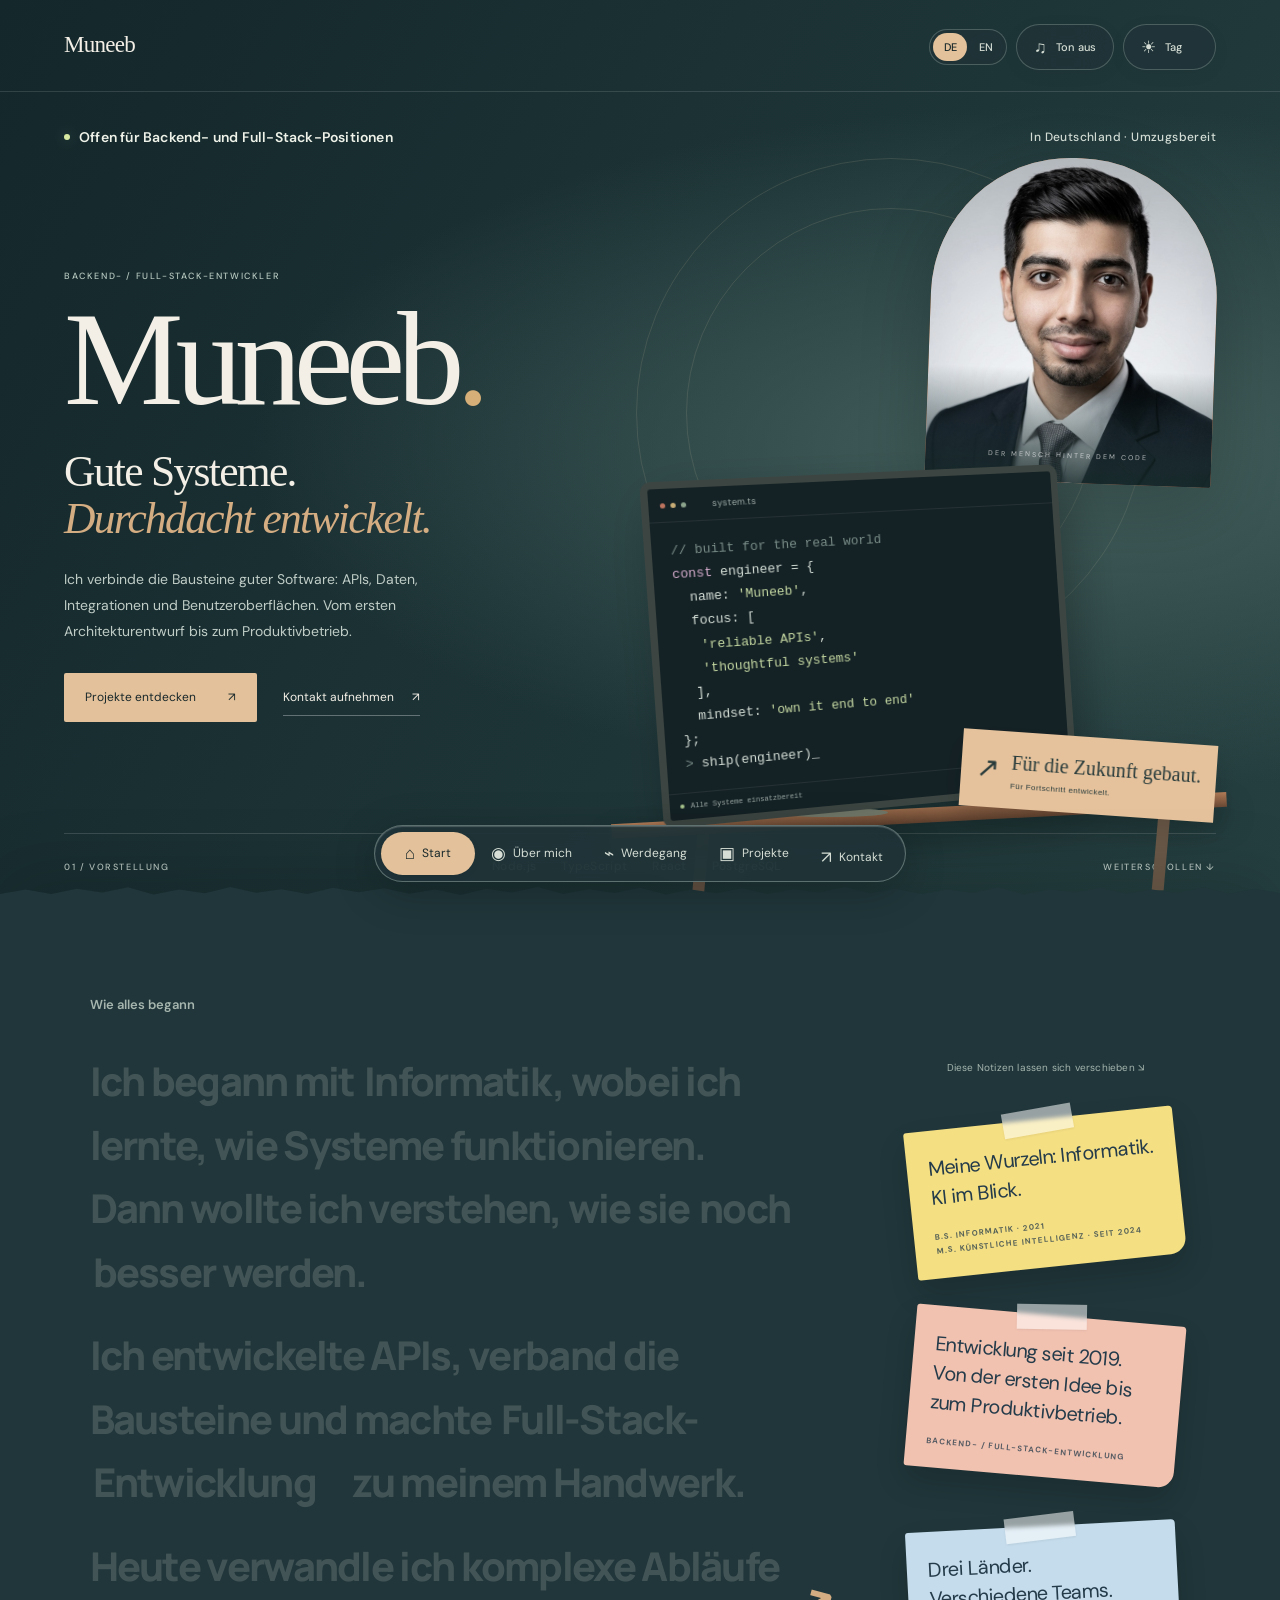
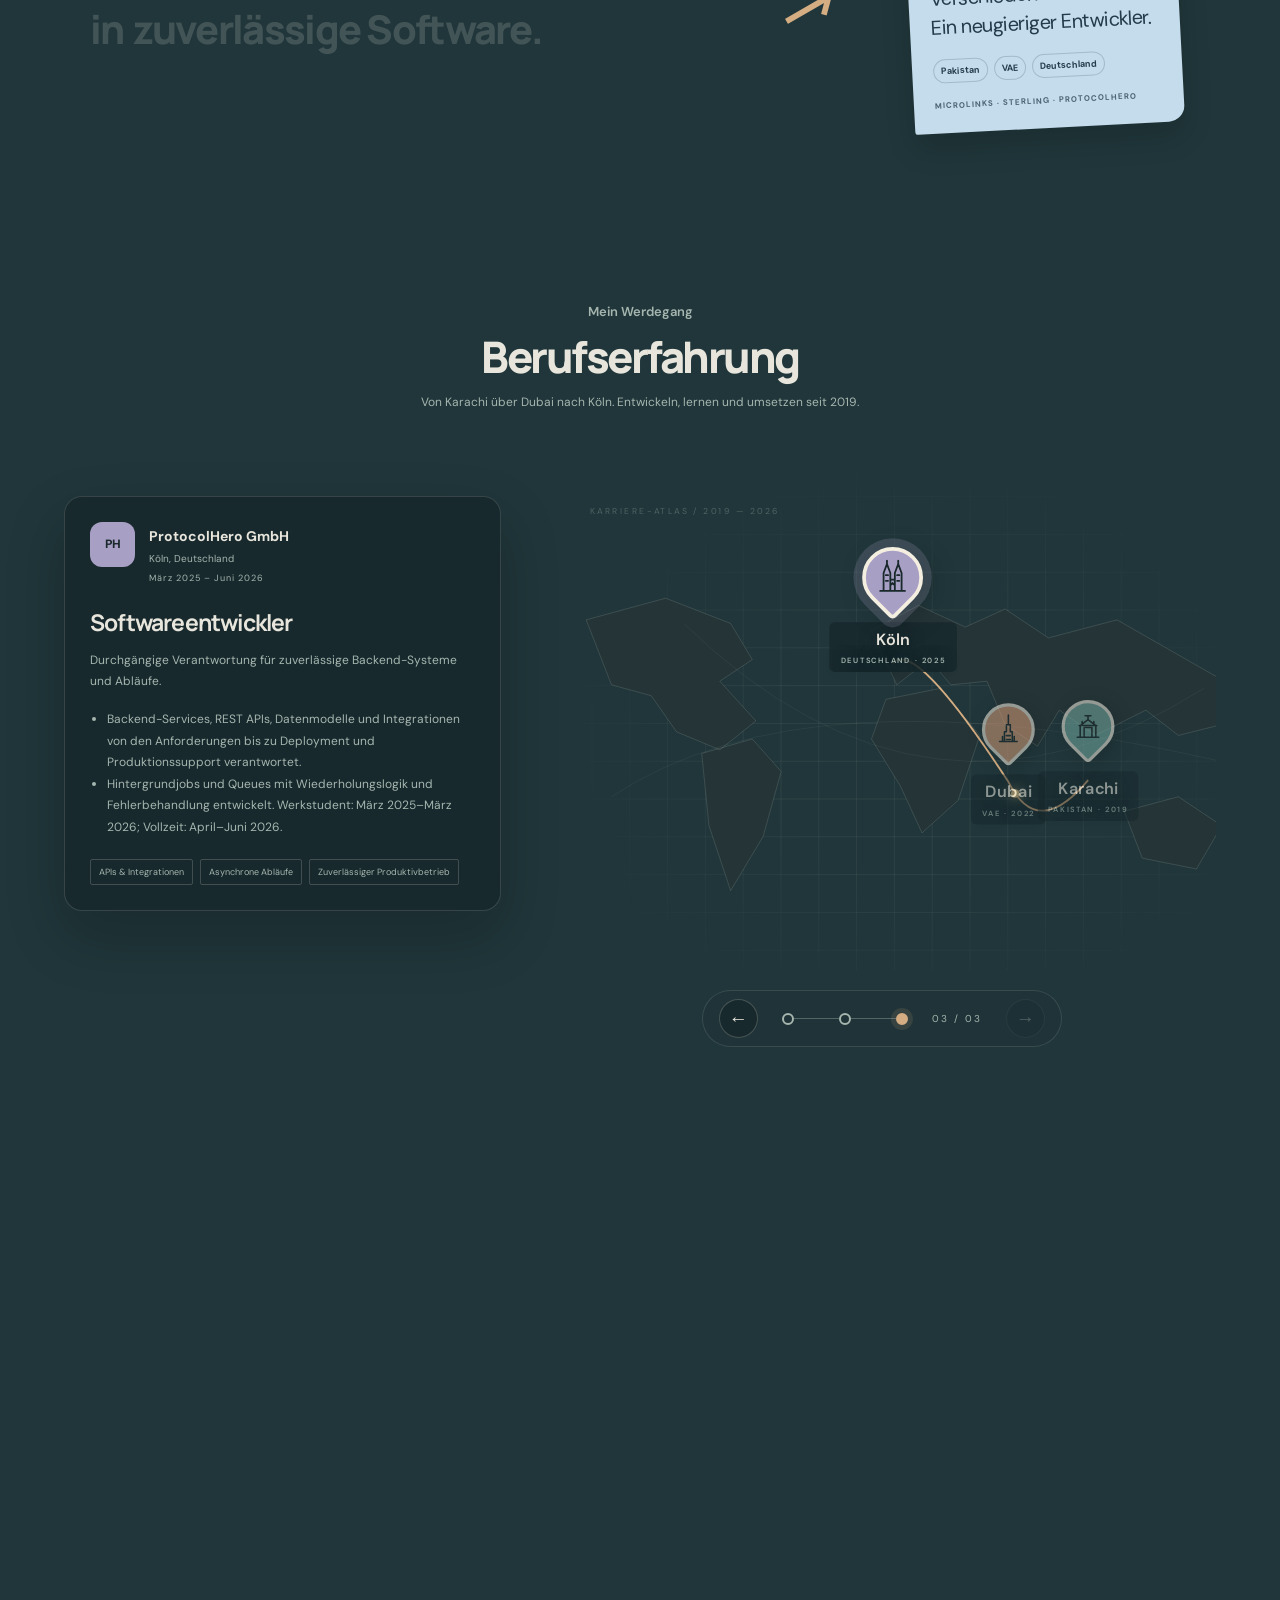
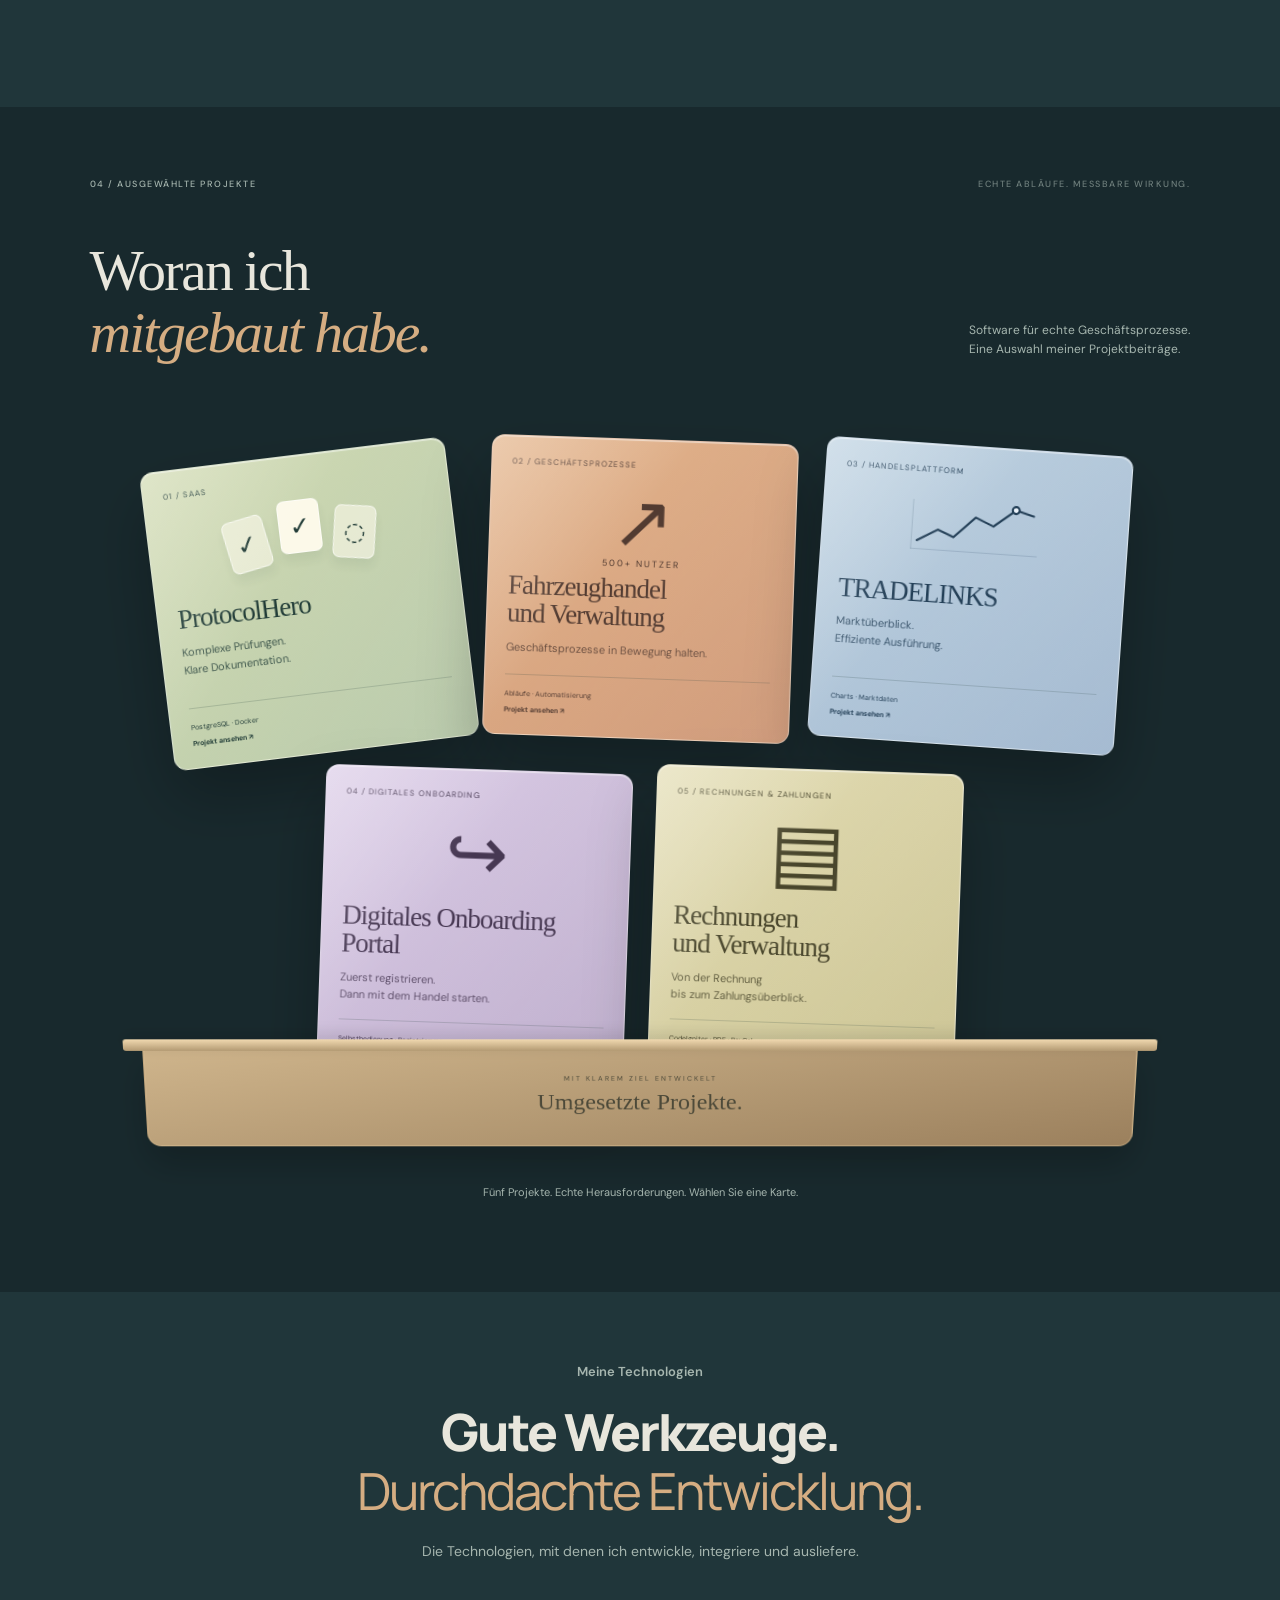
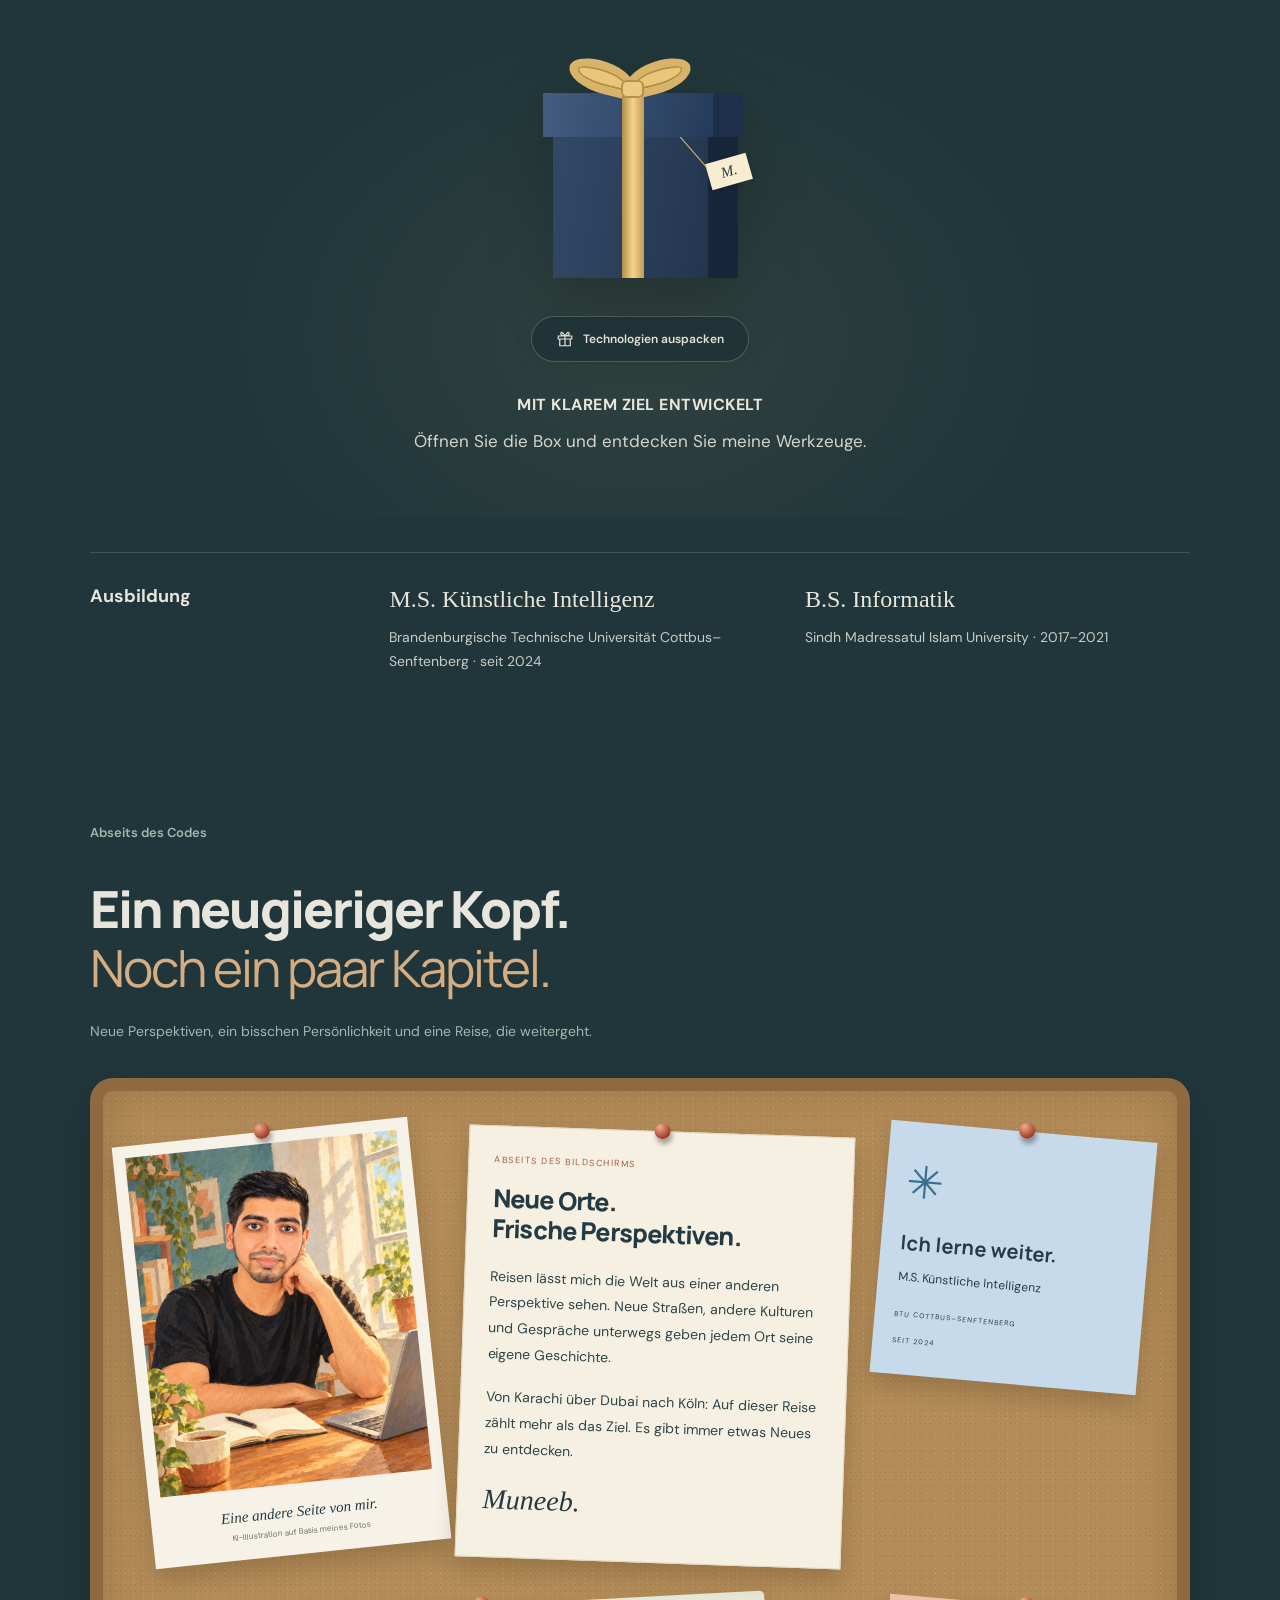
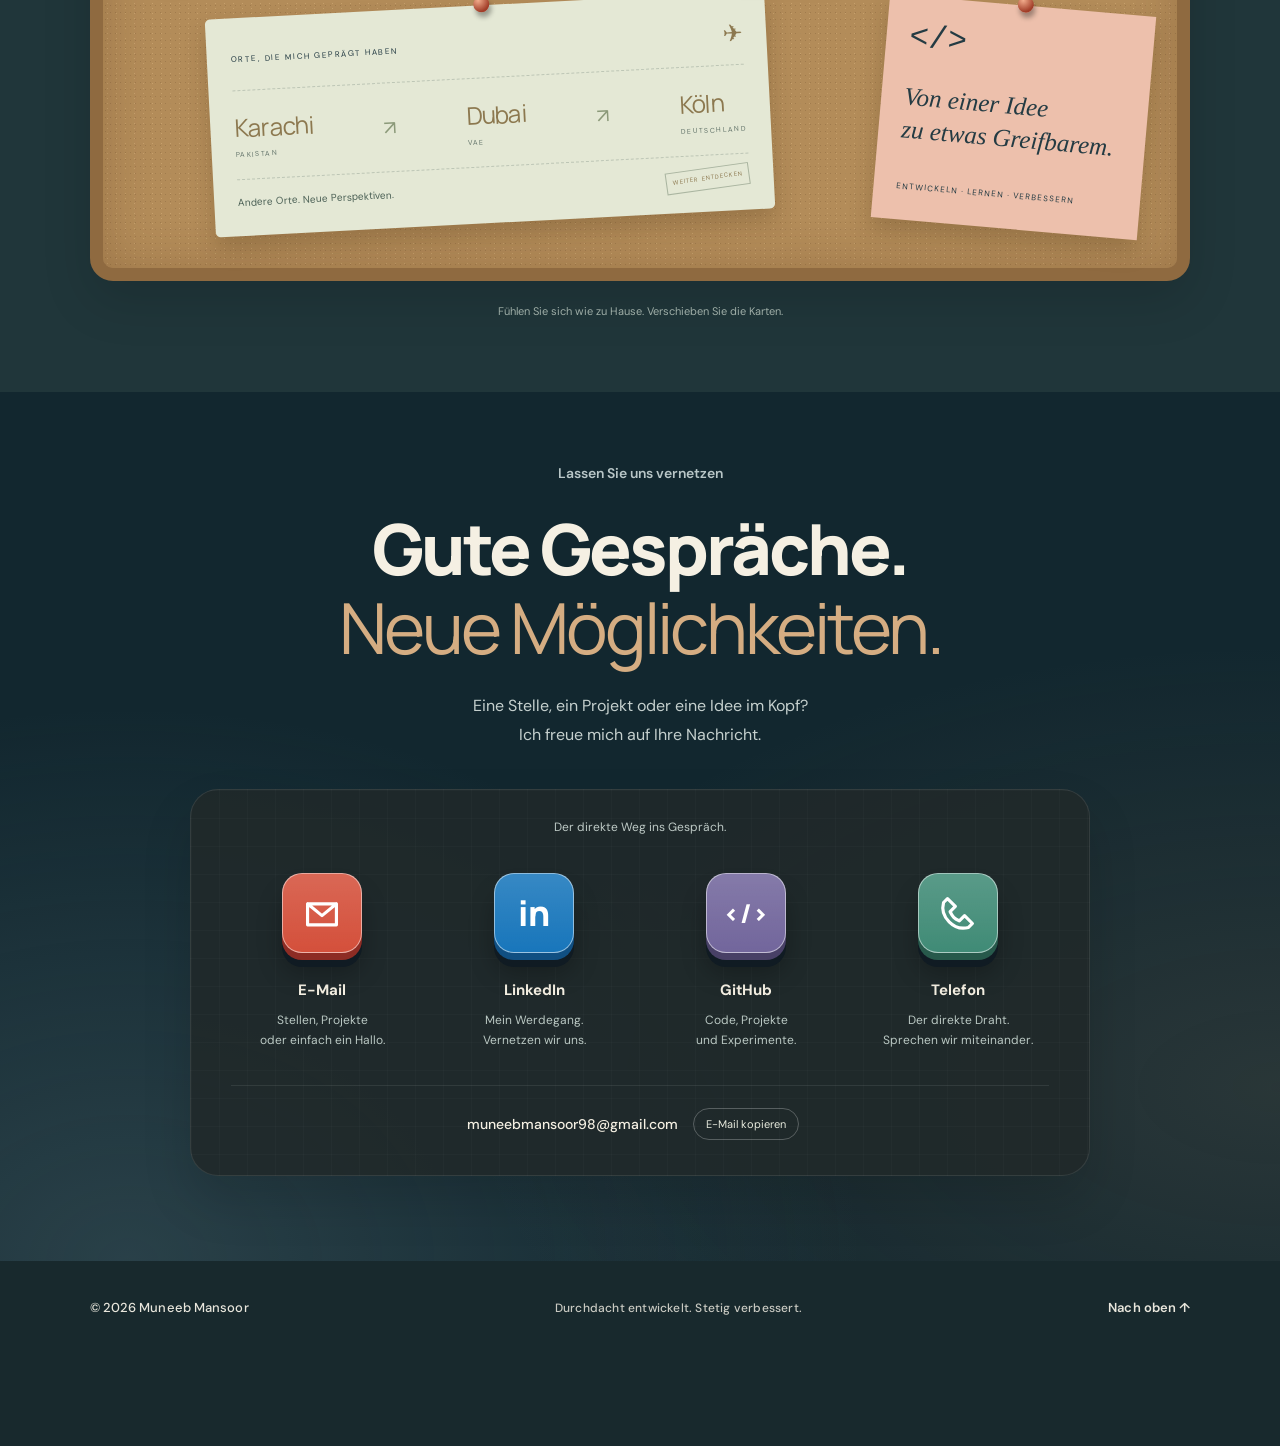
<file: portfolio-preview.html>
<!doctype html>
<html lang="de" data-mode="night">
<head>
<meta charset="utf-8"><meta name="viewport" content="width=device-width, initial-scale=1">
<meta name="description" content="Muneeb Mansoor — Backend & Full Stack Engineer. Building reliable systems with Node.js, TypeScript, React and PostgreSQL.">
<title>Muneeb Mansoor — Portfolio Preview</title>
<link rel="icon" href="assets/favicon.svg"><link rel="stylesheet" href="assets/portfolio-preview.css?v=20261102-qa">
</head>
<body>
<header class="header"><a class="wordmark" href="#home">Muneeb</a><div class="view-controls"><div class="language-control" role="group" aria-label="Language / Sprache" data-no-translate><button type="button" data-language="de" lang="de" aria-label="Deutsch" aria-pressed="true">DE</button><button type="button" data-language="en" lang="en" aria-label="English" aria-pressed="false">EN</button></div><button class="sound-control" type="button" aria-label="Turn click sounds on" aria-pressed="false"><span aria-hidden="true">♫</span><span class="sound-label">Sound off</span></button><button class="mode-control" type="button" aria-label="Switch to day mode"><span class="mode-icon" aria-hidden="true">☀</span><span class="mode-label">Day</span></button></div></header>
<nav class="floating-menu" aria-label="Main navigation"><span class="menu-indicator" aria-hidden="true"></span><a href="#home" class="active" aria-current="location"><span class="menu-symbol" aria-hidden="true">⌂</span><span>Home</span></a><a href="#about"><span class="menu-symbol" aria-hidden="true">◉</span><span>About</span></a><a href="#experience"><span class="menu-symbol" aria-hidden="true">⌁</span><span>Journey</span></a><a href="#work"><span class="menu-symbol" aria-hidden="true">▣</span><span>Work</span></a><a href="#contact"><span class="menu-symbol" aria-hidden="true">↗</span><span>Contact</span></a></nav>
<main>
<section class="hero" id="home">
<div class="hero-top"><span class="eyebrow"><i></i> Open to backend & full-stack roles</span><span class="edition">Based in Germany · Open to relocation</span></div>
<div class="hero-content"><div class="hero-copy"><p class="eyebrow">BACKEND / FULL STACK ENGINEER</p><h1>Muneeb<span class="name-dot">.</span></h1><h2>Good systems.<br><em>Thoughtfully built.</em></h2><p class="intro">I connect the pieces behind great software — APIs, data, integrations, and the interfaces people use. From the first architecture sketch to production.</p><div class="hero-actions"><a class="button solid" href="#work">Explore my work <span>↗</span></a><a class="text-link" href="mailto:muneebmansoor98@gmail.com">Get in touch <span>↗</span></a></div></div>
<div class="scene" aria-label="Muneeb's portrait with an illustrated developer workspace"><div class="orbit orbit-one"></div><div class="orbit orbit-two"></div><div class="portrait"><img src="assets/muneeb-web.jpg" alt="Muneeb Mansoor" width="825" height="1100"><span class="portrait-label">THE HUMAN BEHIND THE CODE</span></div><div class="monitor"><div class="monitor-bar"><span></span><span></span><span></span><small>system.ts</small></div><div class="code"><span class="code-muted">// built for the real world</span><br><span class="code-purple">const</span> engineer = {<br>&nbsp; name: <span class="code-green">'Muneeb'</span>,<br>&nbsp; focus: [<br>&nbsp;&nbsp; <span class="code-green">'reliable APIs'</span>,<br>&nbsp;&nbsp; <span class="code-green">'thoughtful systems'</span><br>&nbsp; ],<br>&nbsp; mindset: <span class="code-green">'own it end to end'</span><br>};<br><span class="code-muted">&gt;</span> ship(engineer)<span class="cursor">_</span></div><div class="monitor-status"><i></i> All systems operational <span>TypeScript</span></div></div><div class="monitor-stand"></div><div class="desk"></div><div class="floating-note"><span>↗</span><div>Built to last.<small>Designed to move forward.</small></div></div></div></div>
<div class="hero-bottom"><span>01 / INTRODUCTION</span><div><span>Node.js</span><span>TypeScript</span><span>React</span><span>PostgreSQL</span></div><a href="#about">SCROLL TO EXPLORE ↓</a></div>
</section>
<section class="about section-light story-about" id="about"><p class="story-kicker">How I got here</p><div class="origin-layout"><div class="origin-copy"><p>I started with <span class="marker marker-blue">computer science</span>, learning <span class="scribble-circle">how systems work.</span> Then I got curious about what makes them <span class="marker marker-gold">work better.</span></p><p>So I built APIs, connected the pieces, and made <span class="marker marker-peach">full-stack engineering<span class="story-star" aria-hidden="true">✳</span></span> my craft.</p><p>Today, I turn complex workflows into <span class="marker marker-lilac scribble-underline">reliable software.</span></p><span class="story-doodle" aria-hidden="true">↗</span></div><div class="origin-notes"><p class="notes-hint">These notes move. Try dragging one ↘</p><div class="origin-note note-yellow" tabindex="0" role="group" aria-label="Education note. Use arrow keys to move."><p>Computer science roots.<br>AI on the horizon.</p><small>B.S. COMPUTER SCIENCE · 2021<br>M.S. ARTIFICIAL INTELLIGENCE · 2024–PRESENT</small></div><div class="origin-note note-peach" tabindex="0" role="group" aria-label="Experience note. Use arrow keys to move."><p>Building since 2019.<br>From the first idea to production.</p><small>BACKEND / FULL STACK ENGINEERING</small></div><div class="origin-note note-blue" tabindex="0" role="group" aria-label="Career note. Use arrow keys to move."><p>Three countries.<br>Different teams.<br>One curious engineer.</p><div class="note-places"><span>Pakistan</span><span>UAE</span><span>Germany</span></div><small>MICROLINKS · STERLING · PROTOCOLHERO</small></div></div></div></section>
<section class="experience section-light career-journey" id="experience"><div class="journey-pin"><div class="journey-heading"><p class="story-kicker">The journey</p><h2>Experience</h2><p>Karachi to Dubai to Köln. Building, learning, and shipping since 2019.</p></div><div class="journey-map-viewport"><div class="journey-map" aria-label="Illustrated career route from Karachi through Dubai to Köln"><div class="map-grid"></div><span class="map-coordinate">CAREER ATLAS / 2019 — 2026</span><span class="map-compass" aria-hidden="true">N<br>↑</span><svg class="route-map" viewBox="0 0 1000 480" aria-hidden="true"><defs><pattern id="atlas-grid" width="45" height="35" patternUnits="userSpaceOnUse"><path d="M 45 0 L 0 0 0 35" fill="none" stroke="currentColor" stroke-width=".5"/></pattern></defs><path class="map-land" d="M45 65 155 35 245 70 275 120 230 150 280 205 230 245 170 220 135 170 80 155Z M205 250 275 230 315 275 290 365 245 440 215 350Z M440 80 505 45 570 75 625 50 685 90 780 65 920 145 945 205 865 225 820 190 750 225 700 190 670 240 625 210 600 150 550 155 520 120 475 155Z M460 175 535 160 590 225 560 315 510 360 480 295 440 230Z M790 330 865 310 925 350 890 410 815 395Z"/><path class="map-line" d="M80 310 Q350 130 920 260 M180 70 Q520 400 900 160"/><path class="route-track" d="M740 287 Q670 370 630 290 Q500 90 470 125"/><path class="route-progress" d="M740 287 Q670 370 630 290 Q500 90 470 125" pathLength="100"/><circle class="route-traveler" r="6"><animateMotion dur="7s" repeatCount="indefinite" path="M740 287 Q670 370 630 290 Q500 90 470 125"/></circle></svg><button class="city-pin pin-karachi active" type="button" data-stop="0" aria-pressed="true" aria-controls="journey-detail"><span class="pin-head"><svg viewBox="0 0 32 32" aria-hidden="true"><path d="M5 27h22M8 27V15l8-6 8 6v12M12 27V17h8v10M7 15h18M16 9V5M13 5h6M10 15V11m12 4v-4"/></svg></span><span class="pin-city">Karachi<small>PAKISTAN · 2019</small></span></button><button class="city-pin pin-dubai" type="button" data-stop="1" aria-pressed="false" aria-controls="journey-detail"><span class="pin-head"><svg viewBox="0 0 32 32" aria-hidden="true"><path d="M7 28h18M12 28V18h2V11h2V4m0 7h2v7h2v10M10 28V23m12 5v-5M16 4V1M14 22h4m-4 4h4"/></svg></span><span class="pin-city">Dubai<small>UAE · 2022</small></span></button><button class="city-pin pin-cologne" type="button" data-stop="2" aria-pressed="false" aria-controls="journey-detail"><span class="pin-head"><svg viewBox="0 0 32 32" aria-hidden="true"><path d="M5 28h22M8 28V12l3-8 3 8v16m4 0V12l3-8 3 8v16M14 18h4M11 4V1m10 3V1M10 14h2m8 0h2M10 19h2m8 0h2M14 28v-5l2-2 2 2v5"/></svg></span><span class="pin-city">Köln<small>GERMANY · 2025</small></span></button><span class="map-water">A WORLD OF EXPERIENCE</span></div></div><div class="journey-controls"><button class="journey-prev" type="button" aria-label="Previous career stop" disabled>←</button><div class="journey-dots" aria-label="Career stops"><button class="active" data-stop="0" aria-label="Karachi, Microlinks, 2019" aria-pressed="true"></button><span></span><button data-stop="1" aria-label="Dubai, Sterling Perfumes, 2022" aria-pressed="false"></button><span></span><button data-stop="2" aria-label="Köln, ProtocolHero, 2025" aria-pressed="false"></button></div><span class="journey-counter">01 / 03</span><button class="journey-next" type="button" aria-label="Next career stop">→</button></div><article id="journey-detail" class="journey-detail" aria-live="polite" aria-atomic="true"></article></div></section>
<section class="work" id="work"><div class="section-label"><span>04 / SELECTED WORK</span><span>REAL WORKFLOWS. REAL IMPACT.</span></div><div class="work-heading"><h2>Things I’ve<br><em>helped build.</em></h2><p>Business software with a purpose.<br>A selection of projects I contributed to.</p></div>
<div class="project-stage"><div class="card-box" aria-hidden="true"><span>BUILT WITH PURPOSE</span><strong>Things I’ve shipped.</strong></div><div class="deck-cards"><button class="deck-card card-protocol" data-project="protocol" aria-haspopup="dialog"><span class="card-index">01 / SAAS</span><span class="card-graphic protocol-graphic" aria-hidden="true"><span>✓</span><span>✓</span><span>◌</span></span><strong>ProtocolHero<span>Complex inspections.<br>Clear documentation.</span></strong><span class="card-bottom">PostgreSQL · Docker <span>Open story ↗</span></span></button><button class="deck-card card-auto" data-project="automotive" aria-haspopup="dialog"><span class="card-index">02 / BUSINESS OPERATIONS</span><span class="card-graphic auto-graphic" aria-hidden="true">↗<small>500+ USERS</small></span><strong>Automotive<br>Trade Management<span>Keep business moving.</span></strong><span class="card-bottom">Workflows · Automation <span>Open story ↗</span></span></button><button class="deck-card card-tradelinks" data-project="tradelinks" aria-haspopup="dialog"><span class="card-index">03 / TRADING PLATFORM</span><span class="card-graphic trading-graphic" aria-hidden="true"><svg viewBox="0 0 200 100"><path d="M10 82H190M10 12V82"/><path d="M18 70 47 53 70 62 100 32 126 43 157 18 183 25"/><circle cx="157" cy="18" r="5"/></svg></span><strong>TRADELINKS<span>Market insight.<br>Efficient execution.</span></strong><span class="card-bottom">Charts · Market data <span>Open story ↗</span></span></button><button class="deck-card card-onboarding" data-project="onboarding" aria-haspopup="dialog"><span class="card-index">04 / DIGITAL ONBOARDING</span><span class="card-graphic onboarding-graphic" aria-hidden="true">↪</span><strong>Digital Onboarding<br>Portal<span>Register first.<br>Then start trading.</span></strong><span class="card-bottom">Self-service · Registration <span>Open story ↗</span></span></button><button class="deck-card card-invoice" data-project="invoicing" aria-haspopup="dialog"><span class="card-index">05 / BILLING & PAYMENTS</span><span class="card-graphic invoice-graphic" aria-hidden="true">▤</span><strong>Invoice<br>Management System<span>From invoice<br>to payment visibility.</span></strong><span class="card-bottom">CodeIgniter · PDF · PayPal <span>Open story ↗</span></span></button></div></div><p class="deck-hint">Five projects. Real business problems. Pick a card to explore.</p>
</section>
<section class="toolkit section-light gift-toolkit" id="skills"><div class="stack-heading"><p class="story-kicker">My stack</p><h2>Good tools.<br><em>Thoughtful engineering.</em></h2><p>The technologies I use to build, connect, and ship.</p></div><div class="gift-stage"><div class="gift-glow" aria-hidden="true"></div><div class="gift-box" aria-hidden="true"><div class="gift-lid"><span class="bow bow-left"></span><span class="bow bow-right"></span><span class="bow-knot"></span></div><div class="gift-base"><span class="gift-ribbon"></span><span class="gift-tag">M.</span></div></div><button class="unwrap-stack" type="button" aria-expanded="false" aria-controls="stack-tools"><span aria-hidden="true"><svg viewBox="0 0 24 24" width="18" height="18" fill="none" stroke="currentColor" stroke-width="1.6"><path d="M3 8h18v4H3zM5 12v9h14v-9M12 8v13M12 8C4 8 6 1 9 4l3 4Zm0 0c8 0 6-7 3-4l-3 4Z"/></svg></span> <span class="unwrap-label">Unwrap my stack</span></button><div class="stack-tools" id="stack-tools" hidden></div><div class="tool-description" role="status" aria-live="polite"><span>BUILT WITH PURPOSE</span><p>Open the box to explore my toolkit.</p></div></div><div class="education"><span class="eyebrow">Education</span><div><h3>M.S. Artificial Intelligence</h3><p>Brandenburg University of Technology Cottbus–Senftenberg · 2024–Present</p></div><div><h3>B.S. Computer Science</h3><p>Sindh Madressatul Islam University · 2017–2021</p></div></div></section>
<section class="personal-board-section section-light" id="beyond"><p class="story-kicker">Beyond the code</p><h2>A curious mind.<br><em>A few more chapters.</em></h2><p class="board-intro">A little perspective, a little personality, and a journey still unfolding.</p><div class="personal-board"><figure class="board-piece board-portrait" tabindex="0" aria-label="Illustrated portrait. Drag or use arrow keys to move."><img src="assets/muneeb-illustrated-web.jpg" alt="AI-created illustration of Muneeb sitting beside a sunny window" width="1122" height="1402" loading="lazy"><figcaption>A different side of me.<small>AI illustration based on my photo</small></figcaption></figure><article class="board-piece board-letter" tabindex="0" aria-label="Introduction note. Drag or use arrow keys to move."><small>AWAY FROM THE SCREEN</small><h3>New places.<br>Fresh perspectives.</h3><p>Traveling gives me a different way to see the world. New streets, different cultures, and conversations along the way make every place its own story.</p><p>From Karachi to Dubai to Köln, the journey has been about more than the destination. There’s always something new to discover.</p><span class="letter-signature">Muneeb.</span></article><article class="board-piece board-pass" tabindex="0" aria-label="Career journey card. Drag or use arrow keys to move."><div class="ticket-top"><small>PLACES THAT SHAPED ME</small><span aria-hidden="true">✈</span></div><div class="ticket-cities"><span>Karachi<small>PAKISTAN</small></span><i aria-hidden="true">↗</i><span>Dubai<small>UAE</small></span><i aria-hidden="true">↗</i><span>Köln<small>GERMANY</small></span></div><div class="ticket-bottom"><span>Different places. Fresh perspectives.</span><span class="ticket-stamp">KEEP EXPLORING</span></div></article><article class="board-piece board-ai" tabindex="0" aria-label="Learning note. Drag or use arrow keys to move."><span aria-hidden="true">✳</span><h3>Still a student.</h3><p>M.S. Artificial Intelligence</p><small>BTU COTTBUS–SENFTENBERG<br>2024–PRESENT</small></article><article class="board-piece board-code" tabindex="0" aria-label="Code note. Drag or use arrow keys to move."><span aria-hidden="true">&lt;/&gt;</span><p>From an idea<br>to something real.</p><small>BUILD · LEARN · ITERATE</small></article></div><p class="board-caption">Make yourself at home. Drag the cards around.</p></section>
<section class="contact social-contact" id="contact"><p class="story-kicker">Let’s connect</p><h2>Good conversations.<br><em>Great possibilities.</em></h2><p class="social-intro">Have a role, a project, or an idea in mind?<br>I’d love to hear about it.</p><div class="social-keyboard"><p class="keyboard-hint">A shortcut to a conversation.</p><div class="social-keys"><div class="social-item"><a class="social-key key-mail" href="mailto:muneebmansoor98@gmail.com" aria-label="Email Muneeb"><svg viewBox="0 0 32 32" aria-hidden="true"><path d="M5 9h22v16H5zM5 9l11 9L27 9"/></svg></a><h3>Email</h3><p>Roles, projects,<br>or just hello.</p></div><div class="social-item"><a class="social-key key-linkedin" href="https://www.linkedin.com/in/muneeb-mansoor/" target="_blank" rel="noopener noreferrer" aria-label="Muneeb on LinkedIn"><span aria-hidden="true">in</span></a><h3>LinkedIn</h3><p>My experience.<br>Let’s connect.</p></div><div class="social-item"><a class="social-key key-github" href="https://github.com/Muneeb1998" target="_blank" rel="noopener noreferrer" aria-label="Muneeb on GitHub"><span aria-hidden="true">&lt;/&gt;</span></a><h3>GitHub</h3><p>Code, projects,<br>and experiments.</p></div><div class="social-item"><a class="social-key key-phone" href="tel:+4915560811842" aria-label="Call Muneeb"><svg viewBox="0 0 32 32" aria-hidden="true"><path d="m8 5 6 6-4 4c2 4 3 5 7 7l4-4 6 6-3 3C13 30 2 19 5 8Z"/></svg></a><h3>Phone</h3><p>A direct line.<br>Let’s talk.</p></div></div><div class="social-email"><a href="mailto:muneebmansoor98@gmail.com">muneebmansoor98@gmail.com</a><button type="button" class="copy-contact-email" aria-label="Copy email address">Copy email</button><span class="copy-email-status" role="status" aria-live="polite"></span></div></div></section>
</main><footer><span>© 2026 Muneeb Mansoor</span><span>Thoughtfully built. Always evolving.</span><a href="#home">Back to top ↑</a></footer>
<dialog class="project-dialog" aria-labelledby="project-title"><div class="dialog-toolbar"><span>SELECTED WORK / PROJECT STORY</span><button class="close-project" type="button" aria-label="Close project">Close <span>×</span></button></div><div id="project-story"></div></dialog>
<script src="assets/portfolio-preview.js?v=20261102-language" defer></script>
<script src="assets/portfolio-i18n.js?v=20261102-default-de" defer></script>
</body></html>
</file>
<file: assets/portfolio-preview.css>
@import url('https://fonts.googleapis.com/css2?family=DM+Sans:wght@400;500;600;700&family=Manrope:wght@400;500;600;700;800&display=swap');
:root{--ink:#18282b;--cream:#f3efe6;--copper:#b45135;--muted:#797c74;--line:rgba(24,40,43,.18);--serif:Georgia,'Times New Roman',serif}*{box-sizing:border-box}html{scroll-behavior:smooth;scroll-padding-top:30px}body{margin:0;background:var(--cream);color:var(--ink);font-family:'DM Sans',sans-serif;line-height:1.6}a{color:inherit;text-decoration:none}button,a{-webkit-tap-highlight-color:transparent}a:focus-visible{outline:3px solid currentColor;outline-offset:6px}::selection{background:#d6ea8c;color:var(--ink)}.header{position:absolute;z-index:10;top:0;left:0;width:100%;padding:27px 5%;display:flex;justify-content:space-between;align-items:center;color:var(--cream);border-bottom:1px solid #ffffff20}.wordmark{font-family:var(--serif);font-size:23px;letter-spacing:-.7px}.wordmark span{font-family:sans-serif;font-size:11px;vertical-align:super;margin-left:4px}nav{display:flex;gap:33px;font-size:12px}nav a:last-child{border-bottom:1px solid #e8d7c180;padding-bottom:4px}nav a:hover{color:#e9c995}.hero{min-height:850px;background:radial-gradient(ellipse at 83% 50%,#44605d 0,transparent 54%),linear-gradient(120deg,#14272b,#253f40);color:var(--cream);padding:126px 5% 0;overflow:hidden}.hero-top,.hero-bottom,.section-label{display:flex;justify-content:space-between;align-items:center;gap:20px}.eyebrow,.edition,.hero-bottom,.section-label,.job-date,.job-number,.project-outcome>span,.art-caption,footer,.job-detail{font-family:'DM Sans',sans-serif;font-size:10px;font-weight:500;letter-spacing:1.6px}.eyebrow{display:flex;align-items:center;gap:9px}.eyebrow i,.section-label i{display:inline-block;width:6px;height:6px;background:#d7e9a1;border-radius:50%;box-shadow:0 0 15px #d7e9a150}.edition{color:#bdccc5;font-size:9px}.hero-content{display:grid;grid-template-columns:1fr 1fr;gap:32px;min-height:630px;align-items:center}.hero-copy{position:relative;z-index:2;padding:50px 0}.hero-copy>.eyebrow{color:#b7c8bf;font-size:9px}.hero h1{font-family:var(--serif);font-weight:400;font-size:clamp(88px,10.5vw,164px);letter-spacing:-8px;line-height:1;margin:8px 0 22px}.name-dot{color:#d5ae78}h2{font-family:var(--serif);font-weight:400;font-size:clamp(40px,4.5vw,67px);line-height:1.08;letter-spacing:-2px;margin:0}h2 em{font-weight:400;color:var(--copper)}.hero h2{font-size:clamp(32px,3.4vw,49px);letter-spacing:-1.7px}.hero h2 em{color:#d5b087}.intro{font-size:14px;line-height:1.85;max-width:390px;color:#c0cdc7;margin:25px 0}.hero-actions{display:flex;align-items:center;gap:26px;margin-top:28px;font-size:12px}.button{padding:15px 21px;display:inline-flex;gap:32px;align-items:center;border-radius:2px}.solid{background:#e3c19a;color:var(--ink)}.button:hover{background:#f0d4b2}.text-link{border-bottom:1px solid #ffffff50;padding:8px 0}.text-link span{margin-left:15px}.hero-bottom{border-top:1px solid #ffffff25;padding:23px 0;color:#b9c7c1;font-size:9px}.hero-bottom>div{display:flex;gap:25px;letter-spacing:.3px;font-size:12px}.scene{position:relative;height:580px;isolation:isolate;transform:translateY(10px)}.portrait{position:absolute;width:53%;height:360px;right:2%;top:13px;overflow:hidden;border-radius:140px 140px 3px 3px;background:#ad7554;box-shadow:0 20px 70px #0003;transform:rotate(3deg)}.portrait img{width:100%;height:100%;object-fit:cover;object-position:50% 13%;filter:saturate(.65) contrast(1.02)}.portrait:after{content:'';position:absolute;inset:0;background:linear-gradient(transparent 65%,#172b2cd9)}.portrait-label{position:absolute;z-index:1;bottom:22px;left:0;right:0;text-align:center;font-size:7px;letter-spacing:2px;color:#fffa}.orbit{position:absolute;border:1px solid #e5d4ae20;border-radius:50%;width:510px;height:510px;top:0;left:-20px;z-index:-1}.orbit-two{width:410px;height:410px;top:50px;left:30px}.monitor{position:absolute;left:0;top:190px;width:75%;background:#142125;border:7px solid #3c4541;border-radius:10px;box-shadow:12px 22px 50px #0004;transform:perspective(900px) rotateY(8deg) rotateZ(-4deg);z-index:3}.monitor-bar{padding:9px 11px;display:flex;gap:5px;align-items:center;border-bottom:1px solid #ffffff12}.monitor-bar>span{height:5px;width:5px;border-radius:50%;background:#bd745f}.monitor-bar>span:nth-child(2){background:#c8ac76}.monitor-bar>span:nth-child(3){background:#8ca48c}.monitor-bar small{margin-left:20px;font-size:9px;color:#9daaa5}.code{font-family:monospace;font-size:clamp(9px,1vw,13px);line-height:1.8;padding:16px 18px;color:#d7e1d9}.code-muted{color:#7a8e88}.code-purple{color:#d4accc}.code-green{color:#c7dba4}.cursor{animation:blink 1s steps(2) infinite}.monitor-status{font-family:monospace;padding:7px 10px;font-size:7px;color:#9daaa5;border-top:1px solid #ffffff12;display:flex;gap:6px;align-items:center}.monitor-status i{background:#aac88f;width:4px;height:4px;border-radius:50%}.monitor-status span{margin-left:auto}.monitor-stand{position:absolute;left:28%;top:476px;width:40px;height:55px;background:linear-gradient(90deg,#535c51,#a4a58a);transform:skew(-8deg);z-index:1}.monitor-stand:after{content:'';position:absolute;bottom:-6px;left:-36px;width:115px;height:9px;background:#8c9582;border-radius:50%}.desk{position:absolute;top:540px;left:-8%;width:110%;height:15px;background:linear-gradient(#b77f59,#6d4a35);transform:rotate(-3deg);box-shadow:0 15px 30px #0004}.desk:after,.desk:before{content:'';position:absolute;top:15px;width:12px;height:80px;background:#6b5948;transform:skew(-8deg)}.desk:after{right:10%}.desk:before{left:13%}.floating-note{position:absolute;right:0;bottom:57px;background:#e5c29c;color:#283b3b;padding:15px;display:flex;gap:12px;align-items:center;box-shadow:0 10px 30px #0002;transform:rotate(4deg);z-index:5;font-family:var(--serif);font-size:20px;animation:float 6s ease-in-out infinite}.floating-note>span{font-family:sans-serif;font-size:28px}.floating-note small{display:block;font-family:sans-serif;font-size:8px;letter-spacing:.4px;margin-top:2px}.section-light{padding:70px 7%}.section-label{font-size:9px;letter-spacing:1.5px;padding-bottom:48px}.section-label span:last-child{opacity:.6}.about-grid,.experience-grid{display:grid;grid-template-columns:1fr 1fr;gap:9%}.about{padding-top:70px;padding-bottom:85px}.about h2{font-size:clamp(42px,4.5vw,65px)}.about-grid>div>p{font-size:14px;color:#67706b;line-height:1.85}.about-grid>div>.large-copy{font-size:22px;color:var(--ink);line-height:1.4;margin-top:0}.facts{display:grid;grid-template-columns:1fr 1fr;gap:22px;border-top:1px solid var(--line);padding:24px 0}.facts strong{display:block;font-family:var(--serif);font-size:46px;line-height:1.2;letter-spacing:-2px}.facts span{font-size:11px;color:#69716a;display:block;max-width:160px}.small-tags{display:flex;gap:7px;flex-wrap:wrap}.small-tags span{font-size:9px;border:1px solid var(--line);padding:5px 8px;border-radius:2px;color:#5b665f}.experience{padding-top:0;padding-bottom:100px}.experience>.section-label{border-top:1px solid var(--line);padding-top:30px}.experience-grid{grid-template-columns:.8fr 1.2fr}.job{display:grid;grid-template-columns:25px 1fr;gap:16px;padding:0 0 30px;margin-bottom:30px;border-bottom:1px solid var(--line)}.job:last-child{margin-bottom:0}.job-number{padding-top:4px;color:var(--copper)}.job-date{font-size:8px;color:#788079;margin:0 0 10px}.job h3{font-family:var(--serif);font-size:29px;font-weight:400;letter-spacing:-.6px;line-height:1.2;margin:0}.company{font-size:12px!important;color:var(--copper)!important;margin:6px 0 16px!important}.job p{font-size:13px;line-height:1.8;color:#67706b}.job .job-detail{font-size:9px;letter-spacing:0}.work{background:#17272b;color:var(--cream);padding:70px 7% 90px}.work .section-label{color:#d9c4ac}.work-heading{display:flex;justify-content:space-between;align-items:flex-end;margin-bottom:60px}.work h2 em{color:#c79a75}.work-heading>p{font-size:12px;color:#a7b5ad;margin:0 0 5px}.project{display:grid;grid-template-columns:1.2fr 1fr;gap:7%;align-items:center;margin-top:70px}.project.reverse{grid-template-columns:1fr 1.2fr;margin-top:100px}.reverse .project-art{order:2}.reverse .project-info{order:1}.project-art{min-width:0;position:relative;aspect-ratio:1.15;padding:40px 24px;display:flex;align-items:center;justify-content:center;overflow:hidden;border-radius:3px}.inspection{background:#b7b8a1;background-image:radial-gradient(ellipse at top right,#e3ddc4,transparent 70%)}.mock-app{width:100%;background:#f5f3ec;color:#233c37;border-radius:5px;transform:perspective(1000px) rotateY(-6deg) rotateZ(-4deg);box-shadow:0 30px 50px #18282b40;transition:transform .5s}.project-art:hover .mock-app{transform:perspective(1000px) rotateY(0deg) rotateZ(-1deg)}.mock-nav{padding:14px 12px;border-bottom:1px solid #233c371a;display:flex;align-items:center;justify-content:space-between;gap:10px}.mock-nav b{font-size:11px}.mock-nav b span{color:#9c5c37}.mock-nav>span{font-size:5px;letter-spacing:1px}.mock-nav i{width:12px;height:12px;background:#b9c3ae;border-radius:50%}.mock-body{display:flex;min-height:240px}.mock-body aside{width:24%;display:flex;flex-direction:column;gap:17px;padding:20px 12px;border-right:1px solid #233c371a;font-size:7px;color:#869087}.mock-body aside b{color:#334d42}.mock-main{padding:22px 18px;flex:1}.mock-main small{font-size:5px;letter-spacing:1px;color:#788174}.mock-main h4{font-family:var(--serif);font-size:30px;line-height:1.05;font-weight:400;letter-spacing:-1px;margin:10px 0 20px}.check-row{display:flex;align-items:center;gap:6px;font-size:7px;border-top:1px solid #233c3714;padding:10px 0}.check-row>span{color:#8a9d69}.check-row>b{margin-left:auto;font-size:5px;background:#dde4d6;padding:3px;font-weight:400}.mock-progress{height:3px;background:#e3e2d8;margin:12px 0 8px}.mock-progress span{display:block;width:75%;height:100%;background:#a6b587}.art-caption{position:absolute;bottom:15px;left:20px;font-size:6px;color:#243c3a99}.project-info>.eyebrow{font-size:8px;color:#c7a080}.project-info h3{font-family:var(--serif);font-size:clamp(29px,3vw,45px);line-height:1.15;font-weight:400;margin:18px 0;letter-spacing:-1px}.project-info p{font-size:13px;color:#c8d1c9;line-height:1.8}.project-info .contribution{font-size:12px;color:#96aaa1}.project-tags{display:flex;flex-wrap:wrap;gap:7px;margin-top:20px}.project-tags span{font-size:9px;padding:5px 8px;border:1px solid #ffffff25;color:#bbcbc1}.project-outcome{border-top:1px solid #ffffff25;margin-top:25px;padding-top:16px}.project-outcome>span{font-size:7px;color:#c69b78}.project-outcome strong{display:block;font-family:var(--serif);font-size:25px;font-weight:400;line-height:1.2;margin-top:10px}.automotive{background:#b67957;background-image:linear-gradient(135deg,#d0a383,#9c624b)}.vehicle-ui{width:100%;padding:25px 22px;background:#efe4d2;color:#553d31;box-shadow:0 30px 50px #39241940;transform:rotate(4deg);transition:transform .5s}.project-art:hover .vehicle-ui{transform:rotate(1deg)}.vehicle-top{display:flex;justify-content:space-between;align-items:center;border-bottom:1px solid #553d3125;padding-bottom:14px}.vehicle-top b{font-size:9px;letter-spacing:1px}.vehicle-top>span{font-size:5px;letter-spacing:1px}.vehicle-ui h4{font-family:var(--serif);font-weight:400;font-size:44px;line-height:1;letter-spacing:-1px;margin:25px 0}.vehicle-ui h4 em{color:#9b6448}.vehicle-stats{display:grid;grid-template-columns:1fr 1fr;border-top:1px solid #553d3125;padding-top:15px}.vehicle-stats b{display:block;font-family:var(--serif);font-size:30px;font-weight:400}.vehicle-stats span{display:block;font-size:7px;color:#8d7766}.pipeline{display:flex;align-items:center;justify-content:space-between;margin-top:25px;font-size:6px}.pipeline span{border:1px solid #553d3130;padding:8px}.pipeline i{font-style:normal}.toolkit h2{margin-bottom:55px}.tool-grid{display:grid;grid-template-columns:repeat(4,1fr);gap:27px}.tool-grid article{border-top:1px solid var(--line);padding-top:18px}.tool-grid article>span{font-size:9px;color:var(--copper)}.tool-grid h3{font-family:var(--serif);font-size:22px;font-weight:400;line-height:1.2;margin:18px 0}.tool-grid p{font-size:12px;line-height:1.9;color:#69736a}.education{display:grid;grid-template-columns:.7fr 1fr 1fr;border-top:1px solid var(--line);margin-top:60px;padding-top:30px;gap:30px}.education .eyebrow{align-items:flex-start;font-size:8px;color:var(--copper);margin-top:5px}.education h3{font-family:var(--serif);font-size:20px;font-weight:400;margin:0}.education p{font-size:10px;color:#748074}.contact{background:#b45d40;background-image:radial-gradient(ellipse at 90% 100%,#cf8a61,transparent 65%);color:#f8eddb;padding:45px 7% 60px}.contact .section-label{padding-bottom:70px}.contact>.eyebrow{font-size:9px;color:#f4d4bb}.contact h2{font-size:clamp(55px,7.8vw,115px);letter-spacing:-4px;position:relative;margin:22px 0 50px}.contact h2 em{color:#f3cf9e}.contact h2>a{position:absolute;right:0;top:0;width:90px;height:90px;border:1px solid #f8eddb80;border-radius:50%;display:grid;place-items:center;font-family:sans-serif;font-size:47px;font-weight:400;transition:background .2s,transform .2s}.contact h2>a:hover{background:#f8eddb20;transform:rotate(10deg)}.contact-bottom{border-top:1px solid #f8eddb50;padding-top:24px;display:flex;justify-content:space-between;gap:25px}.email{font-size:16px}.contact-bottom>div{display:flex;gap:26px;font-size:11px}footer{padding:26px 7%;display:flex;justify-content:space-between;gap:20px;font-size:8px;letter-spacing:.6px}footer>span:nth-child(2){color:#788178}.reveal{transition:opacity .7s,transform .7s}.motion-ready .reveal:not(.visible){opacity:0;transform:translateY(25px)}@keyframes blink{50%{opacity:0}}@keyframes float{50%{transform:translateY(-8px) rotate(2deg)}}
@media(min-width:1500px){.hero,.work,.section-light,.contact{padding-left:max(7%,calc((100% - 1300px)/2));padding-right:max(7%,calc((100% - 1300px)/2))}.hero-content{gap:80px}}
@media(max-width:1000px){.hero{min-height:auto}.hero-content{gap:10px}.hero h1{font-size:105px}.scene{transform:scale(.85);transform-origin:center right;width:115%;margin-left:-15%}.intro{max-width:330px}.hero-bottom>div{gap:12px}.edition{font-size:7px}.about-grid,.experience-grid{gap:7%}.tool-grid{grid-template-columns:repeat(2,1fr)}.project{gap:5%}.project-art{padding:25px 16px}.mock-main{padding:15px 12px}.mock-main h4{font-size:25px}.mock-body aside{padding:18px 8px}.vehicle-ui{padding:20px 15px}.vehicle-ui h4{font-size:36px}.contact h2>a{width:70px;height:70px;font-size:35px}.contact-bottom{flex-direction:column}}
@media(max-width:700px){.header{padding:22px 6%}.wordmark{font-size:19px}nav{gap:16px;font-size:10px}nav a:first-child{display:none}.hero{padding:106px 6% 0}.edition{display:none}.hero-top>.eyebrow{font-size:8px}.hero-content{grid-template-columns:1fr;gap:0}.hero-copy{padding:40px 0 0}.hero-copy>.eyebrow{font-size:8px}.hero h1{font-size:clamp(85px,23vw,145px);letter-spacing:-6px;margin:8px 0 20px}.hero h2{font-size:38px}.intro{max-width:420px;font-size:13px}.hero-actions{margin-top:24px;gap:22px;font-size:11px}.button{padding:14px 17px;gap:25px}.scene{width:100%;margin:0;height:530px;max-width:460px;justify-self:center;transform:scale(.9);transform-origin:center center;margin-top:0;margin-bottom:-30px}.portrait{height:320px;top:25px}.monitor{top:195px;width:78%}.code{font-size:10px;padding:15px 12px}.monitor-stand{top:452px}.desk{top:505px;width:105%;left:-3%}.orbit{width:390px;height:390px;left:-10px;top:55px}.orbit-two{width:310px;height:310px;left:30px;top:95px}.floating-note{bottom:30px;font-size:18px;padding:12px}.hero-bottom{padding:20px 0;flex-wrap:wrap;gap:14px}.hero-bottom>span{display:none}.hero-bottom>div{font-size:9px;gap:15px}.hero-bottom>a{font-size:7px;letter-spacing:.5px}.section-light,.work{padding:45px 6% 55px}.section-label{font-size:8px;padding-bottom:35px;gap:10px}.section-label>span:last-child{font-size:6px;letter-spacing:.8px;text-align:right}.about-grid,.experience-grid{grid-template-columns:1fr;gap:30px}h2,.about h2{font-size:45px;letter-spacing:-1.8px}.about-grid>div>.large-copy{font-size:21px}.about-grid>div>p{font-size:13px}.facts strong{font-size:42px}.experience{padding-top:0}.experience>.section-label{padding-top:25px}.job{gap:10px;grid-template-columns:20px 1fr}.job h3{font-size:26px}.job p{font-size:12px}.job-date{font-size:7px!important;letter-spacing:1px}.small-tags span{font-size:8px}.work-heading{display:block;margin-bottom:35px}.work-heading>p{margin-top:20px;font-size:11px}.project,.project.reverse{grid-template-columns:1fr;gap:28px;margin-top:40px}.project.reverse{margin-top:65px}.reverse .project-art,.reverse .project-info{order:initial}.project-art{aspect-ratio:1.12;padding:35px 22px}.mock-main h4{font-size:33px}.mock-main{padding:22px 16px}.mock-body{min-height:250px}.check-row{font-size:8px}.mock-nav b{font-size:12px}.mock-body aside{font-size:8px}.vehicle-ui h4{font-size:44px}.project-info h3{font-size:35px;margin:13px 0}.project-info p{font-size:13px}.project-outcome strong{font-size:25px}.toolkit h2{margin-bottom:35px}.tool-grid{gap:25px 20px}.tool-grid h3{font-size:22px}.tool-grid p{font-size:11px}.education{grid-template-columns:1fr;gap:22px;margin-top:35px;padding-top:22px}.education h3{font-size:21px}.contact{padding:32px 6% 40px}.contact .section-label{padding-bottom:45px}.contact h2{font-size:clamp(42px,10.4vw,72px);letter-spacing:-2px;margin-bottom:32px}.contact h2>a{width:43px;height:43px;font-size:25px;top:-8px}.contact-bottom{gap:20px}.email{font-size:clamp(12px,3.7vw,17px)}.contact-bottom>div{gap:25px;font-size:10px}footer{padding:23px 6%;font-size:8px;flex-wrap:wrap}footer>span:nth-child(2){display:none}}
@media(prefers-reduced-motion:reduce){html{scroll-behavior:auto}*,*:before,*:after{animation:none!important;transition:none!important}.motion-ready .reveal:not(.visible){opacity:1;transform:none}}
/* Interactive preview: day/night, dock navigation and project deck. */
:root{--surface:#18292d;--surface-raised:#20363a;--body-text:#e8e6dc;--body-muted:#a6b6af;--dock-bg:#203438db;--dock-active:#e3c19a;--dock-text:#d6ded5;--dock-active-text:#18282b;--dialog-bg:#f3efe6;color-scheme:dark}
html[data-mode="day"]{--surface:#f3efe6;--surface-raised:#fff9ed;--body-text:#18282b;--body-muted:#67706b;--dock-bg:#fff9e9db;--dock-active:#203b3c;--dock-text:#526360;--dock-active-text:#fff7e7;color-scheme:light}
body{background:var(--surface);color:var(--body-text);padding-bottom:90px;transition:background .5s,color .5s}.section-light{background:var(--surface-raised);color:var(--body-text);transition:background .5s,color .5s}.about-grid>div>p,.job p,.tool-grid p,.education p,.facts span{color:var(--body-muted)}.about-grid>div>.large-copy{color:var(--body-text)}.small-tags span{color:var(--body-muted);border-color:color-mix(in srgb,var(--body-text) 20%,transparent)}.facts,.job,.tool-grid article,.education,.experience>.section-label{border-color:color-mix(in srgb,var(--body-text) 17%,transparent)}html[data-mode="night"] h2 em{color:#d5ad82}html[data-mode="day"] .hero{background:radial-gradient(ellipse at 83% 50%,#b0bba6 0,transparent 54%),linear-gradient(120deg,#e9dfc9,#d5d9bd);color:#203b3c}html[data-mode="day"] .hero-copy>.eyebrow,html[data-mode="day"] .edition,html[data-mode="day"] .intro,html[data-mode="day"] .hero-bottom{color:#52665d}html[data-mode="day"] .hero h2 em{color:#994d35}html[data-mode="day"] .hero-bottom{border-color:#203b3c30}html[data-mode="day"] .orbit{border-color:#203b3c20}html[data-mode="day"] .header{color:#203b3c;border-color:#203b3c20}html[data-mode="day"] .text-link{border-color:#203b3c50}.hero{transition:background .6s,color .5s}.view-controls{display:flex;gap:9px}.view-controls button{border:1px solid #a6b6af55;border-radius:999px;background:var(--dock-bg);backdrop-filter:blur(18px);color:var(--dock-text);padding:11px 17px;display:flex;align-items:center;gap:9px;font:500 11px 'DM Sans',sans-serif;cursor:pointer;box-shadow:0 4px 20px #0000000a}.view-controls button:hover{border-color:#c9a276}.view-controls button>span:first-child{font-size:17px}.sound-control[aria-pressed="true"]{border-color:#d5ad82}.view-controls .mode-control{min-width:93px}.floating-menu{position:fixed;bottom:max(18px,env(safe-area-inset-bottom));left:50%;transform:translateX(-50%);z-index:30;display:flex;gap:0;border:1px solid #a6b6af77;border-radius:999px;background:var(--dock-bg);backdrop-filter:blur(24px);box-shadow:0 10px 45px #0003,inset 0 1px 1px #fff3;padding:6px;isolation:isolate}.floating-menu a{position:relative;z-index:1;display:flex;align-items:center;justify-content:center;gap:7px;min-width:94px;padding:12px 16px;font-size:12px;color:var(--dock-text);white-space:nowrap;transition:color .25s,transform .2s;border:0!important}.floating-menu a.active{color:var(--dock-active-text)}.floating-menu a:hover{transform:translateY(-2px);color:var(--body-text)}.floating-menu a.active:hover{color:var(--dock-active-text)}.menu-symbol{font-size:17px;line-height:1}.menu-indicator{position:absolute;z-index:0;top:6px;bottom:6px;left:6px;border-radius:999px;background:var(--dock-active);transition:width .4s cubic-bezier(.2,.8,.2,1),transform .4s cubic-bezier(.2,.8,.2,1),background .5s;box-shadow:0 2px 7px #0001}.header{z-index:10}.work{background:var(--surface);color:var(--body-text);transition:background .5s,color .5s}.work-heading>p{color:var(--body-muted)}.work .section-label{color:var(--body-muted)}.project-stage{position:relative;min-height:530px;max-width:900px;margin:45px auto 0;perspective:1200px;padding-bottom:70px}.deck-cards{position:relative;display:flex;align-items:flex-end;justify-content:center;gap:28px;z-index:2;padding:0 30px}.deck-card{position:relative;display:flex;flex-direction:column;align-items:stretch;text-align:left;width:320px;min-height:390px;padding:25px;border:1px solid #fff6;border-radius:13px;color:#203b36;box-shadow:0 30px 65px #0004,0 1px 1px #fff8 inset;cursor:pointer;transform-style:preserve-3d;transform:translateY(30px) rotate(-7deg);transition:transform .6s cubic-bezier(.2,.8,.2,1),box-shadow .4s;font-family:'DM Sans',sans-serif;overflow:hidden;will-change:transform}.deck-card:after{content:'';position:absolute;inset:0;pointer-events:none;background:linear-gradient(125deg,#fff4,transparent 40%,#fff1);border-radius:inherit}.card-protocol{background:linear-gradient(140deg,#d3dcb5,#b6c8a8)}.card-auto{background:linear-gradient(140deg,#e5b890,#ce9674);transform:translateY(38px) rotate(7deg);color:#523b31}.card-index{font-size:9px;letter-spacing:1.5px}.card-graphic{height:160px;display:flex;align-items:center;justify-content:center}.protocol-graphic{gap:12px}.protocol-graphic>span{display:grid;place-items:center;width:56px;height:70px;background:#f8f6e5a6;border:1px solid #fff9;border-radius:7px;font-size:31px;box-shadow:0 8px 10px #24413612;transform:rotate(-10deg)}.protocol-graphic>span:nth-child(2){transform:translateY(-12px);background:#fcf9e9}.protocol-graphic>span:nth-child(3){transform:rotate(10deg)}.auto-graphic{font-size:105px;line-height:1;position:relative;font-family:var(--serif)}.auto-graphic small{position:absolute;bottom:5px;font:9px 'DM Sans',sans-serif;letter-spacing:2px}.deck-card>strong{font-family:var(--serif);font-weight:400;font-size:34px;line-height:1.05;letter-spacing:-1px}.deck-card>strong>span{display:block;font:12px/1.6 'DM Sans',sans-serif;letter-spacing:0;margin:13px 0 21px;opacity:.8}.card-bottom{display:flex;justify-content:space-between;gap:8px;border-top:1px solid #203b3630;padding-top:14px;font-size:8px;margin-top:auto}.card-bottom>span{font-weight:700}.deck-card:hover,.deck-card:focus-visible{transform:translateY(-18px) rotate(-2deg);box-shadow:0 45px 75px #0005;z-index:3}.card-auto:hover,.card-auto:focus-visible{transform:translateY(-18px) rotate(2deg)}.card-box{position:absolute;z-index:3;bottom:0;left:5%;width:90%;height:105px;border:1px solid #d8bb8d80;border-radius:5px 5px 14px 14px;background:linear-gradient(170deg,#cfb58c,#9b805d);color:#4c4939;box-shadow:0 20px 35px #0003,inset 0 2px 1px #f7e1bc;transform:rotateX(-8deg);display:flex;flex-direction:column;align-items:center;justify-content:center;pointer-events:none}.card-box:after{content:'';position:absolute;top:-8px;left:-2%;width:104%;height:12px;border-radius:3px;background:linear-gradient(#f1d9b0,#b39a73);box-shadow:0 -5px 15px #0002}.card-box>span{font-size:7px;letter-spacing:2px}.card-box strong{font-family:var(--serif);font-size:24px;font-weight:400}.deck-hint{text-align:center;margin:35px 0 0;font-size:11px;color:var(--body-muted)}.project-dialog{padding:0;width:min(940px,calc(100% - 32px));max-height:90dvh;border:1px solid #c8bcaa;border-radius:18px;color:#203b3c;background:#f3efe6;box-shadow:0 40px 100px #0008;overscroll-behavior:contain}.project-dialog::backdrop{background:#0b1d24ae;backdrop-filter:blur(12px)}.project-dialog[open]{animation:storyOpen .45s cubic-bezier(.2,.8,.2,1)}.dialog-toolbar{position:sticky;top:0;z-index:3;background:#f3efe6ed;backdrop-filter:blur(15px);border-bottom:1px solid #203b3c25;padding:18px 27px;display:flex;justify-content:space-between;align-items:center;gap:15px}.dialog-toolbar>span{font-size:8px;letter-spacing:1.5px}.close-project{display:flex;align-items:center;gap:15px;border:1px solid #203b3c30;border-radius:30px;background:transparent;color:#203b3c;font:11px 'DM Sans',sans-serif;padding:8px 14px;cursor:pointer}.close-project>span{font-size:21px;line-height:1}.story-hero{padding:40px;background:linear-gradient(140deg,#d3dcb5,#b6c8a8)}.story-hero.automotive-story{background:linear-gradient(140deg,#e5b890,#ce9674)}.story-hero h2{font-size:clamp(36px,5vw,65px);margin:18px 0 20px}.story-hero p{max-width:560px;font-size:15px;line-height:1.7}.story-body{padding:35px 40px}.story-body h3{font:400 30px var(--serif);margin:25px 0 15px;letter-spacing:-.6px}.story-body p,.story-body li{font-size:14px;line-height:1.9;color:#5d6e65}.story-body ul{padding-left:20px}.story-tags{display:flex;flex-wrap:wrap;gap:8px}.story-tags span{padding:6px 10px;border:1px solid #203b3c30;font-size:10px;border-radius:20px}.workflow-demo{border:1px solid #203b3c25;border-radius:10px;padding:23px;margin:28px 0;background:#fffaf0}.workflow-demo>p{font-size:11px;margin-bottom:0}.workflow-demo button{background:#203b3c;color:#f3efe6;border:0;border-radius:25px;padding:12px 20px;font:12px 'DM Sans',sans-serif;cursor:pointer}.demo-steps{display:flex;gap:8px;margin:23px 0;flex-wrap:wrap}.demo-step{padding:9px 12px;border:1px solid #203b3c25;font-size:11px;border-radius:6px;transition:background .3s,transform .3s}.demo-step.done{background:#d5dfb7;transform:translateY(-4px)}.demo-status{font-size:12px;min-height:24px;color:#496756}.story-note{font-size:10px!important;border-top:1px solid #203b3c25;padding-top:18px}.close-project:focus-visible,.view-controls button:focus-visible,.deck-card:focus-visible,.workflow-demo button:focus-visible{outline:3px solid #b77945;outline-offset:5px}body.dialog-open{overflow:hidden}footer{color:var(--body-muted)}@keyframes storyOpen{from{opacity:0;transform:translateY(45px) scale(.94)}to{opacity:1;transform:none}}::view-transition-old(root),::view-transition-new(root){animation-duration:.6s}::view-transition-new(root){animation-name:themeWipe}@keyframes themeWipe{from{clip-path:circle(0% at var(--wipe-x,90%) var(--wipe-y,4%))}to{clip-path:circle(150% at var(--wipe-x,90%) var(--wipe-y,4%))}}
@media(max-width:700px){.header{align-items:center}.wordmark{font-size:17px}.view-controls{gap:6px}.view-controls button{padding:9px 12px;font-size:10px}.view-controls .sound-label{display:none}.view-controls .sound-control{width:36px;padding:8px;justify-content:center}.view-controls .mode-control{min-width:75px}.floating-menu{width:calc(100% - 24px);max-width:430px;padding:5px;bottom:max(12px,env(safe-area-inset-bottom));gap:0}.floating-menu a{flex:1;min-width:0;padding:12px 6px;font-size:10px;gap:3px}.menu-symbol{display:none}.menu-indicator{top:5px;bottom:5px;left:5px}.project-stage{min-height:435px;margin-top:25px;padding-bottom:60px}.deck-cards{gap:0;padding:0 3px}.deck-card{width:53%;min-height:330px;padding:16px;transform:translateY(25px) rotate(-6deg)}.card-auto{transform:translateY(35px) rotate(6deg);margin-left:-6px}.deck-card>strong{font-size:25px;letter-spacing:-.8px}.deck-card>strong>span{font-size:10px;margin:12px 0}.card-index{font-size:7px;letter-spacing:1px}.card-graphic{height:130px}.protocol-graphic{gap:5px}.protocol-graphic>span{width:29px;height:46px;font-size:20px}.auto-graphic{font-size:80px}.auto-graphic small{font-size:7px}.card-bottom{font-size:7px;flex-direction:column;padding-top:10px;gap:8px}.card-box{height:85px;left:0;width:100%;bottom:0}.card-box strong{font-size:22px}.deck-hint{font-size:10px;max-width:250px;margin:28px auto 0}.project-dialog{width:calc(100% - 20px);max-height:92dvh;border-radius:14px}.dialog-toolbar{padding:13px 17px}.dialog-toolbar>span{font-size:7px}.story-hero{padding:27px 23px}.story-hero h2{font-size:37px}.story-hero p{font-size:13px}.story-body{padding:20px 23px}.story-body h3{font-size:26px}.story-body p,.story-body li{font-size:12px}.workflow-demo{padding:16px}.demo-step{padding:8px;font-size:10px}body{padding-bottom:80px}}
@media(prefers-reduced-motion:reduce){::view-transition-old(root),::view-transition-new(root){animation:none!important}.deck-card{will-change:auto}}
.view-controls{position:fixed;top:24px;right:5%;z-index:40}@media(max-width:700px){.view-controls{top:17px;right:6%}}
/* Personal origin story with movable paper notes. */
.story-about{padding-top:80px;padding-bottom:100px;overflow:hidden}.story-kicker{font-size:13px;font-weight:600;color:var(--body-muted);margin:0 0 35px}.origin-layout{display:grid;grid-template-columns:minmax(0,1fr) 290px;gap:9%;align-items:start}.origin-copy{position:relative;font-family:Manrope,'DM Sans',sans-serif;font-size:clamp(28px,3.55vw,52px);font-weight:800;letter-spacing:-1.7px;line-height:1.6;max-width:880px}.origin-copy>p{margin:0 0 20px}.origin-copy>p:last-of-type{margin-bottom:0}.marker{position:relative;isolation:isolate;box-decoration-break:clone;-webkit-box-decoration-break:clone;padding:0 3px}.marker:before{content:'';position:absolute;z-index:-1;inset:47% -2px 7%;border-radius:40% 8% 25% 12%;transform:rotate(-1deg);background:#7896aa70}.marker-gold:before{background:#c3a24790;transform:rotate(-1.6deg)}.marker-peach:before{background:#be8b797d}.marker-lilac:before{background:#9a8cb58c}.scribble-circle{position:relative;white-space:nowrap}.scribble-circle:after{content:'';position:absolute;inset:-5% -5% -6%;border:3px solid #e77e5e;border-radius:50%;transform:rotate(-3deg);pointer-events:none}.scribble-underline:after{content:'';position:absolute;left:0;right:0;bottom:-8px;height:6px;border-top:3px solid #e77e5e;border-bottom:2px solid #e77e5e;border-radius:50%;transform:rotate(1deg)}.story-star{display:inline-block;font-size:.65em;color:#e77e5e;vertical-align:super;margin-left:6px}.story-doodle{position:absolute;right:-35px;bottom:15px;color:#d5ad82;font:70px var(--serif);transform:rotate(15deg)}.origin-notes{position:relative;display:flex;flex-direction:column;gap:48px;padding:10px 10px 20px;min-width:0}.notes-hint{font-size:10px;letter-spacing:.2px;color:var(--body-muted);margin:0 0 -5px;text-align:center}.origin-note{position:relative;color:#243b4a;padding:24px 21px 20px;box-shadow:0 15px 30px #0002;border-radius:3px 4px 16px 3px;touch-action:none;cursor:grab;user-select:none;transform:translate(var(--note-x,0px),var(--note-y,0px)) rotate(var(--note-angle,-5deg));transition:box-shadow .2s;outline-offset:7px}.origin-note:before{content:'';position:absolute;top:-11px;left:37%;width:70px;height:25px;background:#fff8;backdrop-filter:blur(2px);transform:rotate(-4deg);box-shadow:0 1px 2px #0001}.origin-note>p{font-size:20px;line-height:1.45;letter-spacing:-.5px;margin:0 0 17px}.origin-note small{display:block;font-size:8px;letter-spacing:1px;line-height:1.8;opacity:.75;font-weight:700}.note-yellow{background:#f5df83;--note-angle:-6deg}.note-peach{background:#f2c2b1;--note-angle:5deg}.note-blue{background:#c4dcec;--note-angle:-3deg}.origin-note.dragging{cursor:grabbing;box-shadow:0 25px 45px #0004;z-index:5}.origin-note:focus-visible{outline:2px solid #cba06b}.note-places{display:flex;gap:6px;flex-wrap:wrap;margin:0 0 15px}.note-places span{font-size:9px;font-weight:700;border:1px solid #243b4a35;border-radius:20px;padding:4px 7px}html[data-mode="day"] .story-doodle{color:#a75b3a}@media(max-width:1000px){.origin-layout{grid-template-columns:minmax(0,1fr) 230px;gap:6%}.origin-copy{font-size:34px;letter-spacing:-1px}.origin-note>p{font-size:18px}.origin-notes{gap:36px}.origin-note{padding:21px 17px}.story-doodle{right:-20px;font-size:50px}}@media(max-width:700px){.story-about{padding-top:48px;padding-bottom:65px}.story-kicker{font-size:12px;margin-bottom:25px}.origin-layout{grid-template-columns:1fr;gap:40px}.origin-copy{font-size:clamp(26px,7.5vw,40px);letter-spacing:-1px;line-height:1.65}.origin-copy>p{margin-bottom:19px}.scribble-circle:after{border-width:2px}.story-doodle{display:none}.origin-notes{max-width:360px;width:100%;justify-self:center;padding:0 24px;gap:32px}.notes-hint{margin:0 0 4px}.origin-note>p{font-size:21px}.origin-note{padding:25px 22px}.origin-note small{font-size:8px}.note-peach{margin-left:16px}.note-blue{margin-right:10px}}
/* The story rises over the hero rather than pushing it away. */
@media(prefers-reduced-motion:no-preference){
    .hero{position:sticky;top:var(--hero-pin-top,0px);z-index:0}
}
.story-about{position:relative;z-index:2;overflow:visible;box-shadow:0 -25px 65px #00000026;padding-top:95px}
.story-about:before{content:'';position:absolute;bottom:calc(100% - 1px);left:0;right:0;height:19px;background:var(--surface-raised);clip-path:polygon(0 65%,2% 42%,4% 66%,6% 38%,8% 58%,10% 30%,12% 68%,14% 42%,16% 62%,18% 28%,20% 59%,22% 40%,24% 66%,26% 32%,28% 56%,30% 35%,32% 64%,34% 42%,36% 70%,38% 38%,40% 58%,42% 28%,44% 65%,46% 40%,48% 60%,50% 32%,52% 68%,54% 42%,56% 61%,58% 35%,60% 66%,62% 40%,64% 58%,66% 28%,68% 62%,70% 38%,72% 66%,74% 42%,76% 60%,78% 30%,80% 68%,82% 40%,84% 58%,86% 32%,88% 64%,90% 42%,92% 60%,94% 28%,96% 64%,98% 38%,100% 60%,100% 100%,0 100%);transition:background .5s}
.experience,.work,.toolkit,.contact,footer{position:relative;z-index:2}footer{background:var(--surface)}
@media(max-width:700px){.story-about{padding-top:55px}.story-about:before{height:12px}}
/* Scroll-linked lighting preserves the original readable text without JS. */
.reading-animated .reading-word{opacity:var(--word-light,.17);transition:opacity .12s linear}
.reading-animated .marker:before{clip-path:inset(0 calc((1 - var(--stroke-progress,0))*100%) 0 0);transition:clip-path .16s linear}
.reading-animated .scribble-circle:after,.reading-animated .scribble-underline:after{clip-path:inset(0 calc((1 - var(--stroke-progress,0))*100%) 0 0);opacity:var(--stroke-progress,0);transition:clip-path .16s linear,opacity .16s linear}
.reading-animated .story-star{opacity:var(--stroke-progress,0);transform:scale(var(--stroke-progress,0));transition:opacity .16s,transform .25s}
@media(prefers-reduced-motion:reduce){.reading-animated .reading-word{opacity:1}.reading-animated .marker:before,.reading-animated .scribble-circle:after,.reading-animated .scribble-underline:after{clip-path:none;opacity:1}.reading-animated .story-star{opacity:1;transform:none}}
.career-journey{padding-top:75px;padding-bottom:90px}.journey-heading{text-align:center;max-width:800px;margin:0 auto}.journey-heading .story-kicker{margin-bottom:24px}.journey-heading h2{font-family:Manrope,'DM Sans',sans-serif;font-weight:800;font-size:clamp(34px,4.4vw,65px);letter-spacing:-2.5px;line-height:1.15}.journey-heading h2 em{font-style:normal}.journey-heading>p:last-child{color:var(--body-muted);font-size:14px;margin:24px auto 0;max-width:520px}.journey-map{max-width:1000px;aspect-ratio:1000/480;margin:45px auto 0;position:relative;isolation:isolate;color:var(--body-text)}.map-grid{position:absolute;inset:0;background-image:linear-gradient(color-mix(in srgb,var(--body-text) 7%,transparent) 1px,transparent 1px),linear-gradient(90deg,color-mix(in srgb,var(--body-text) 7%,transparent) 1px,transparent 1px);background-size:35px 35px;mask-image:radial-gradient(ellipse,#000 30%,transparent 72%)}.route-map{position:absolute;inset:0;width:100%;height:100%;overflow:visible}.map-land{fill:color-mix(in srgb,var(--body-text) 6%,var(--surface));stroke:color-mix(in srgb,var(--body-text) 20%,transparent);stroke-width:1;stroke-linejoin:round}.map-line{fill:none;stroke:color-mix(in srgb,var(--body-text) 8%,transparent);stroke-width:1}.route-track{fill:none;stroke:#b69c7140;stroke-width:3;stroke-dasharray:5 7}.route-progress{fill:none;stroke:#d5ad82;stroke-width:2.5;stroke-dasharray:100;stroke-dashoffset:100;animation:routeDraw 2.8s ease forwards}.route-traveler{fill:#f4d798;filter:drop-shadow(0 0 8px #f4d798)}.map-coordinate{position:absolute;left:5%;top:8%;font-size:8px;letter-spacing:2px;color:var(--body-muted)}.map-compass{position:absolute;right:5%;top:8%;font-size:14px;text-align:center;color:var(--body-muted)}.map-water{position:absolute;bottom:7%;left:8%;font-size:8px;letter-spacing:3px;color:var(--body-muted);opacity:.6}.city-pin{position:absolute;border:0;background:transparent;color:var(--body-text);padding:0;cursor:pointer;display:flex;flex-direction:column;align-items:center;transform:translate(-50%,-85%);z-index:2}.pin-karachi{left:74%;top:59.8%;--pin:#74a9a0}.pin-dubai{left:63%;top:60.4%;--pin:#d69c77}.pin-cologne{left:47%;top:26%;--pin:#a89fc4}.pin-head{position:relative;display:grid;place-items:center;width:49px;height:49px;border-radius:50% 50% 50% 4px;transform:rotate(-45deg);background:var(--pin);border:3px solid #f4eee1;box-shadow:0 5px 20px #0004;color:#18282b;font:bold 12px 'DM Sans',sans-serif;transition:scale .3s,box-shadow .3s;font-size:0}.pin-head:after{content:attr(data-label);transform:rotate(45deg);font-size:12px}.pin-karachi .pin-head:after{content:'ML'}.pin-dubai .pin-head:after{content:'SP'}.pin-cologne .pin-head:after{content:'PH'}.city-pin:hover .pin-head,.city-pin.active .pin-head{scale:1.15;box-shadow:0 0 0 7px color-mix(in srgb,var(--pin) 20%,transparent),0 7px 25px #0003}.pin-city{font:600 15px 'DM Sans',sans-serif;margin-top:17px;padding:6px 10px;text-shadow:0 2px 15px var(--surface);background:color-mix(in srgb,var(--surface) 85%,transparent);border-radius:5px}.pin-city small{display:block;font-size:7px;letter-spacing:1.3px;margin-top:5px;color:var(--body-muted)}.journey-controls{display:flex;align-items:center;justify-content:center;gap:24px;margin:10px auto 28px}.journey-controls>button{width:39px;height:39px;border:1px solid color-mix(in srgb,var(--body-text) 22%,transparent);border-radius:50%;background:var(--surface);color:var(--body-text);font-size:19px;cursor:pointer}.journey-controls>button:disabled{opacity:.25;cursor:default}.journey-dots{display:flex;align-items:center;gap:0}.journey-dots>button{width:12px;height:12px;border:2px solid var(--body-muted);border-radius:50%;background:transparent;padding:0;cursor:pointer}.journey-dots>button.active{border-color:#d5ad82;background:#d5ad82;box-shadow:0 0 0 5px #d5ad8220}.journey-dots>span{width:45px;height:1px;background:var(--body-muted);opacity:.4}.journey-counter{font-size:10px;letter-spacing:2px;color:var(--body-muted)}.journey-detail{max-width:740px;min-height:270px;margin:0 auto;padding:28px 32px;border:1px solid color-mix(in srgb,var(--body-text) 15%,transparent);border-radius:18px;background:var(--surface);box-shadow:0 20px 40px #0001}.journey-detail.changing{animation:stopEnter .4s ease}.journey-detail-top{display:flex;align-items:center;gap:14px;margin-bottom:20px}.company-monogram{width:45px;height:45px;border-radius:12px;display:grid;place-items:center;font-size:12px;font-weight:800;color:#18282b;background:var(--stop-color,#74a9a0)}.journey-detail-top strong{font-size:14px}.journey-detail-top p{font-size:10px;color:var(--body-muted);margin:3px 0 0}.journey-detail-top>span:last-child{margin-left:auto;font-size:9px;letter-spacing:1px;color:var(--body-muted)}.journey-detail h3{font:700 25px Manrope,sans-serif;letter-spacing:-.8px;margin:0 0 12px}.journey-detail>p,.journey-detail li{color:var(--body-muted);font-size:12px;line-height:1.8}.journey-detail ul{padding-left:17px;margin-bottom:15px}.journey-detail .small-tags{margin-top:20px}.city-pin:focus-visible,.journey-controls button:focus-visible{outline:3px solid #d5ad82;outline-offset:8px}@keyframes routeDraw{to{stroke-dashoffset:0}}@keyframes stopEnter{from{opacity:.3;transform:translateY(12px)}to{opacity:1;transform:none}}@media(max-width:700px){.career-journey{padding-top:50px;padding-bottom:55px}.journey-heading h2{font-size:34px;letter-spacing:-1.5px}.journey-heading>p:last-child{font-size:12px;max-width:290px;line-height:1.8}.journey-map{margin:30px -10px 0;aspect-ratio:1.3}.route-map{top:20%;height:65%}.map-grid{inset:10% 0}.pin-karachi{left:78%;top:59%}.pin-dubai{left:57%;top:60%}.pin-cologne{left:37%;top:35%}.pin-head{width:37px;height:37px;border-width:2px}.pin-city{font-size:12px;padding:5px 7px;margin-top:12px}.pin-city small{font-size:6px;letter-spacing:.5px}.map-coordinate{font-size:6px;top:5%;left:7%}.map-compass{font-size:11px;top:5%}.map-water{font-size:6px;bottom:4%;letter-spacing:2px}.journey-controls{gap:17px;margin:14px auto 25px}.journey-dots>span{width:23px}.journey-detail{padding:22px;min-height:330px;border-radius:14px}.journey-detail h3{font-size:22px}.journey-detail-top{gap:10px;flex-wrap:wrap}.journey-detail-top strong{font-size:12px}.journey-detail-top>span:last-child{font-size:8px}.company-monogram{width:37px;height:37px}.journey-detail li{font-size:11px}.journey-detail .small-tags span{font-size:8px}}
@media(max-width:700px){.pin-karachi{left:74%;top:58.9%}.pin-dubai{left:63%;top:59.3%}.pin-cologne{left:47%;top:36.9%}.pin-karachi .pin-city{transform:translate(20px,6px)}.pin-dubai .pin-city{transform:translate(-24px,6px)}.pin-dubai{z-index:3}.pin-karachi .pin-head,.pin-dubai .pin-head{width:30px;height:30px}.pin-karachi .pin-city small,.pin-dubai .pin-city small{font-size:5px}}
@media(prefers-reduced-motion:reduce){.route-traveler{display:none}.route-progress{stroke-dashoffset:0}}
/* A pinned journey: scrolling moves the map and changes the left-hand story. */
.journey-pin{position:relative}
@media(min-width:901px) and (min-height:650px) and (prefers-reduced-motion:no-preference){
.career-journey{height:340svh;padding:0 5%;overflow:clip;overflow-clip-margin:1px}
.journey-pin{position:sticky;top:0;height:100svh;display:grid;grid-template-columns:minmax(300px,.85fr) minmax(0,1.3fr);grid-template-rows:auto minmax(0,1fr) auto;column-gap:4%;padding:55px 0 100px;align-items:center;max-width:1400px;margin:auto}
.journey-heading{grid-column:1 / -1;max-width:900px;margin:0 auto 25px}
.journey-heading .story-kicker{margin-bottom:10px}
.journey-heading h2{font-size:clamp(32px,3.4vw,50px);line-height:1.1}
.journey-heading h2 br{display:none}
.journey-heading>p:last-child{font-size:12px;margin-top:12px;max-width:none}
.journey-map{grid-column:2;grid-row:2;align-self:stretch;width:100%;max-width:none;aspect-ratio:auto;margin:0;min-height:290px;overflow:visible;transform:translate(var(--map-pan-x,0),var(--map-pan-y,0)) scale(var(--map-zoom,1.3));transform-origin:65% 50%;transition:transform 1s cubic-bezier(.2,.8,.2,1)}
.route-map{height:100%;object-fit:contain}
.journey-detail{grid-column:1;grid-row:2;width:100%;max-width:480px;margin:0;z-index:5;padding:25px;align-self:center;background:color-mix(in srgb,var(--surface) 94%,transparent);backdrop-filter:blur(20px);box-shadow:0 25px 60px #0003;min-height:315px}
.journey-detail h3{font-size:23px}
.journey-detail-top{flex-wrap:wrap}
.journey-detail-top>span:last-child{margin-left:59px;margin-top:-10px}
.journey-detail li{font-size:12px}
.journey-controls{grid-column:2;grid-row:3;position:relative;z-index:6;margin:20px auto 0;background:var(--dock-bg);border:1px solid #a6b6af30;border-radius:50px;padding:8px 16px;backdrop-filter:blur(20px)}
.career-journey[data-city="0"]{--map-pan-x:-8%;--map-pan-y:-2%;--map-zoom:1.45}
.career-journey[data-city="1"]{--map-pan-x:1%;--map-pan-y:-3%;--map-zoom:1.55}
.career-journey[data-city="2"]{--map-pan-x:16%;--map-pan-y:14%;--map-zoom:1.5}
.map-coordinate,.map-water{opacity:.35}
.city-pin:not(.active){opacity:.55;transition:opacity .5s}
.city-pin.active{opacity:1}
}
/* Contain map zoom within its own viewport, below the heading. */
.journey-map-viewport{position:relative;min-width:0;max-width:1000px;margin:35px auto 0;overflow:hidden;isolation:isolate;border-radius:18px}.journey-map-viewport .journey-map{margin:0}.pin-head:after{display:none}.pin-head svg{width:29px;height:29px;transform:rotate(45deg);fill:none;stroke:currentColor;stroke-width:1.6;stroke-linecap:round;stroke-linejoin:round}.journey-heading{position:relative;z-index:8}.journey-heading h2{font-family:Manrope,'DM Sans',sans-serif;font-weight:800}.journey-heading h2 em{font-style:normal}.journey-detail{position:relative}
@media(min-width:901px) and (min-height:650px) and (prefers-reduced-motion:no-preference){
.journey-map-viewport{grid-column:2;grid-row:2;margin:0;width:100%;height:100%;min-height:290px;align-self:stretch;overflow:hidden;z-index:1}
.journey-map-viewport .journey-map{width:100%;height:100%;min-height:0;grid-column:auto;grid-row:auto}
.journey-heading{grid-column:1 / -1;grid-row:1;margin-bottom:25px}
.journey-detail{z-index:5}
}
@media(max-width:900px){.journey-map-viewport{width:100%}.journey-map-viewport .journey-map{margin:0}}
@media(max-width:700px){.journey-map-viewport{margin-top:25px}.pin-head svg{width:23px;height:23px}.pin-karachi .pin-head svg,.pin-dubai .pin-head svg{width:20px;height:20px}}
/* Keep every city marker inside the map while moving between stops. */
@media(min-width:901px) and (min-height:650px) and (prefers-reduced-motion:no-preference){
.journey-map-viewport .journey-map{transform-origin:50% 50%}
.career-journey[data-city="0"]{--map-pan-x:-6%;--map-pan-y:4%;--map-zoom:1.08}
.career-journey[data-city="1"]{--map-pan-x:-1%;--map-pan-y:5%;--map-zoom:1.12}
.career-journey[data-city="2"]{--map-pan-x:5%;--map-pan-y:8%;--map-zoom:1.08}
.pin-cologne{top:34%}
}
/* Three-project deck, with room for each card to be selected. */
.project-stage{max-width:1100px}.deck-cards{gap:18px;padding:0 16px}.deck-card{width:calc((100% - 36px)/3);min-width:0}.card-tradelinks{background:linear-gradient(140deg,#c2d5e3,#9fb6ce);color:#223e56;transform:translateY(30px) rotate(7deg)}.card-auto{transform:translateY(15px) rotate(0deg)}.card-tradelinks:hover,.card-tradelinks:focus-visible{transform:translateY(-18px) rotate(2deg)}.trading-graphic svg{width:100%;height:95px;fill:none;stroke:currentColor;stroke-width:3;stroke-linecap:round;stroke-linejoin:round}.trading-graphic svg path:first-child{opacity:.25;stroke-width:1}.trading-graphic svg circle{fill:#eaf2fa}.story-hero.tradelinks-story{background:linear-gradient(140deg,#c2d5e3,#9fb6ce)}
@media(min-width:701px) and (max-width:1000px){.deck-card{padding:18px}.deck-card>strong{font-size:27px}.card-bottom{flex-direction:column}.card-index{font-size:7px}}
@media(max-width:700px){.project-stage{min-height:0;padding-bottom:0}.deck-cards{display:grid;grid-template-columns:1fr;gap:24px;padding:12px 20px 0}.deck-card{width:100%;min-height:320px;transform:rotate(-3deg);margin:0;padding:24px}.card-auto{transform:rotate(2deg)}.card-tradelinks{transform:rotate(-2deg)}.deck-card>strong{font-size:32px}.card-graphic{height:125px}.card-bottom{flex-direction:row;margin-top:8px}.card-box{position:relative;bottom:auto;left:auto;width:100%;margin-top:0;display:none}.deck-card:hover,.deck-card:focus-visible{transform:translateY(-5px) rotate(0deg)}}
.card-onboarding{background:linear-gradient(140deg,#ded0e9,#bbaaca);color:#463752;transform:translateY(38px) rotate(5deg)}.onboarding-graphic{font-family:var(--serif);font-size:100px}.card-onboarding:hover,.card-onboarding:focus-visible{transform:translateY(-18px) rotate(2deg)}
@media(min-width:701px){.deck-cards{display:grid;grid-template-columns:repeat(2,minmax(0,1fr));max-width:800px;margin:auto;gap:40px 35px}.deck-card{width:100%;min-height:370px}.project-stage{padding-bottom:100px}.card-tradelinks{transform:translateY(15px) rotate(-4deg)}.card-onboarding{transform:translateY(15px) rotate(4deg)}}
@media(max-width:700px){.card-onboarding{transform:rotate(2deg)}}
.card-invoice{background:linear-gradient(140deg,#e5dfb8,#c9c18e);color:#48452b;transform:translateY(15px) rotate(-3deg)}.invoice-graphic{font-size:110px;font-family:var(--serif)}.card-invoice:hover,.card-invoice:focus-visible{transform:translateY(-18px) rotate(0deg)}
@media(min-width:701px){.card-invoice{grid-column:1 / -1;width:calc(50% - 17.5px);justify-self:center}}
.navigation-marker{display:block;position:relative;height:0;min-height:0;margin:0;padding:0;border:0;pointer-events:none;visibility:hidden}.menu-indicator{pointer-events:none}.floating-menu a{touch-action:manipulation}
/* Compact project cards retain full stories on click. */
@media(min-width:1001px){.deck-cards{max-width:1000px;grid-template-columns:repeat(3,minmax(0,1fr));gap:30px 24px}.deck-card{min-height:300px;padding:20px}.deck-card>strong{font-size:27px}.deck-card>strong>span{font-size:11px;margin:11px 0 15px}.card-graphic{height:105px}.auto-graphic,.onboarding-graphic{font-size:75px}.invoice-graphic{font-size:80px}.trading-graphic svg{height:70px}.protocol-graphic>span{width:42px;height:53px;font-size:25px}.card-bottom{font-size:7px;flex-direction:column;gap:7px}.card-index{font-size:8px;letter-spacing:1px}.card-invoice{grid-column:auto;width:100%}.project-stage{margin-top:25px;padding-bottom:80px}.card-auto,.card-onboarding,.card-tradelinks,.card-invoice{transform:translateY(15px) rotate(2deg)}.card-tradelinks{transform:translateY(22px) rotate(4deg)}}
@media(min-width:701px) and (max-width:1000px){.deck-cards{max-width:650px;gap:30px 25px}.deck-card{min-height:300px;padding:19px}.card-graphic{height:105px}.deck-card>strong{font-size:26px}.deck-card>strong>span{font-size:11px;margin:10px 0 16px}.auto-graphic,.onboarding-graphic,.invoice-graphic{font-size:75px}.protocol-graphic>span{width:40px;height:52px;font-size:24px}}
@media(max-width:700px){.deck-cards{max-width:330px;padding:10px 15px 0;gap:25px}.deck-card{min-height:275px;padding:20px}.deck-card>strong{font-size:27px}.deck-card>strong>span{font-size:11px;margin:10px 0 16px}.card-graphic{height:90px}.auto-graphic,.onboarding-graphic,.invoice-graphic{font-size:65px}.protocol-graphic>span{width:32px;height:44px;font-size:21px}.trading-graphic svg{height:65px}.card-bottom{font-size:7px}}
@media(min-width:1001px){
    .deck-cards{grid-template-columns:repeat(6,minmax(0,1fr))}
    .deck-card{grid-column:span 2}
    .card-onboarding{grid-column:2 / span 2}
    .card-invoice{grid-column:4 / span 2}
}
.gift-toolkit{padding-top:70px}.stack-heading{text-align:center}.stack-heading .story-kicker{margin-bottom:20px}.stack-heading h2{font-family:Manrope,sans-serif;font-size:clamp(33px,4vw,57px);font-weight:800;letter-spacing:-2px;margin-bottom:20px;line-height:1.15}.stack-heading h2 em{font-style:normal}.stack-heading>p:last-child{font-size:14px;color:var(--body-muted)}.gift-stage{position:relative;isolation:isolate;max-width:900px;margin:35px auto 0;min-height:490px;display:flex;flex-direction:column;align-items:center;justify-content:center;padding:55px 20px 10px}.gift-box{position:relative;width:195px;height:205px;margin:20px 0 38px;filter:drop-shadow(0 25px 30px #0003);transition:transform .8s,opacity .6s}.gift-base{position:absolute;left:10px;right:0;top:40px;bottom:0;background:linear-gradient(100deg,#334967,#23364f);transform:skewY(-3deg);border-right:30px solid #17263b}.gift-ribbon{position:absolute;top:0;bottom:0;left:45%;width:22px;background:linear-gradient(90deg,#b58b47,#f4d58a,#c29a55)}.gift-lid{position:absolute;z-index:2;left:0;right:-5px;top:20px;height:44px;background:linear-gradient(100deg,#435d80,#253b59);border-right:30px solid #1d2f49;transform:skewY(-3deg);transition:transform .8s cubic-bezier(.2,.8,.2,1),opacity .6s}.gift-lid:after{content:'';position:absolute;left:46%;top:0;width:22px;height:44px;background:linear-gradient(90deg,#b58b47,#f4d58a,#c29a55)}.bow{position:absolute;bottom:100%;width:67px;height:32px;border:8px solid #d7b46a;background:#e9c779;box-shadow:inset 0 0 0 2px #b58b47}.bow-left{left:25px;border-radius:70% 100% 15% 100%;transform:rotate(14deg)}.bow-right{left:82px;border-radius:100% 70% 100% 15%;transform:rotate(-14deg)}.bow-knot{position:absolute;left:78px;top:-13px;z-index:3;width:23px;height:18px;border-radius:6px;background:#ebcb83;border:2px solid #b9904f}.gift-tag{position:absolute;right:-43px;top:45px;transform:rotate(-16deg);padding:5px 13px;background:#f9edd1;color:#263b4c;font:italic 15px Georgia;box-shadow:0 2px 8px #0002}.gift-tag:before{content:'';position:absolute;width:1px;height:50px;background:#d4b56e;bottom:90%;left:0;transform:rotate(-25deg);transform-origin:bottom}.gift-glow{position:absolute;z-index:-1;inset:0;background:radial-gradient(ellipse at 50% 65%,#d4b56e17,transparent 65%);transition:opacity 1s}.unwrap-stack{display:flex;align-items:center;gap:9px;background:var(--dock-bg);color:var(--body-text);border:1px solid #a6b6af55;border-radius:30px;padding:13px 24px;font:600 12px 'DM Sans',sans-serif;cursor:pointer;box-shadow:0 8px 25px #0001;transition:transform .2s}.unwrap-stack:hover{transform:translateY(-3px)}.unwrap-stack>span:first-child{font-size:21px}.stack-tools{width:100%;max-width:690px;display:grid;grid-template-columns:repeat(6,minmax(0,1fr));gap:24px 15px;margin:0 auto 25px}.stack-tools[hidden]{display:none}.stack-tool{border:0;background:transparent;color:var(--body-text);display:flex;align-items:center;flex-direction:column;gap:10px;font:10px 'DM Sans',sans-serif;padding:0;cursor:pointer;animation:toolUnwrap .65s both;animation-delay:calc(var(--tool-index)*35ms)}.tool-icon{width:54px;height:54px;display:grid;place-items:center;border-radius:15px;background:var(--tool-color);color:var(--tool-ink,#fff);box-shadow:0 7px 0 color-mix(in srgb,var(--tool-color) 65%,#000),0 12px 20px #0002;border:1px solid #ffffff45;font:800 18px Manrope,sans-serif;transition:transform .25s,box-shadow .25s}.stack-tool:hover .tool-icon,.stack-tool:focus-visible .tool-icon,.stack-tool.selected .tool-icon{transform:translateY(-7px) rotate(-4deg);box-shadow:0 7px 0 color-mix(in srgb,var(--tool-color) 65%,#000),0 18px 25px #0003}.tool-description{text-align:center;max-width:420px;min-height:90px;margin:28px 0 0}.tool-description>span{font-size:8px;letter-spacing:1.5px;color:#c69b78}.tool-description p{font-size:12px;line-height:1.8;color:var(--body-muted);margin:8px 0}.gift-stage.unwrapped{padding-top:30px}.unwrapped .gift-box{position:absolute;bottom:80px;transform:translateY(100px) scale(.35);opacity:0;pointer-events:none}.unwrapped .gift-lid{transform:translate(-40px,-160px) rotate(-25deg);opacity:0}.unwrapped .gift-glow{background:radial-gradient(ellipse at 50% 40%,#d4b56e22,transparent 70%)}.unwrapped .unwrap-stack{order:2}.unwrapped .tool-description{order:1;margin-top:5px}.unwrapped .stack-tools{order:0}.gift-toolkit .education{margin-top:35px}.unwrap-stack:focus-visible,.stack-tool:focus-visible{outline:2px solid #d5ad82;outline-offset:7px;border-radius:10px}@keyframes toolUnwrap{from{opacity:0;transform:translateY(85px) scale(.3) rotate(-10deg)}to{opacity:1;transform:none}}@media(max-width:700px){.gift-toolkit{padding-top:50px}.stack-heading h2{font-size:34px;letter-spacing:-1.4px}.stack-heading>p:last-child{font-size:12px}.gift-stage{min-height:440px;padding:45px 0 0;margin-top:15px}.stack-tools{grid-template-columns:repeat(4,minmax(0,1fr));gap:25px 10px}.tool-icon{width:45px;height:45px;border-radius:12px;font-size:16px}.stack-tool{font-size:8px;gap:9px}.unwrapped.gift-stage{min-height:560px}.tool-description{max-width:290px;min-height:85px}.gift-toolkit .education{margin-top:30px}}
/* The lid and front ribbon share the exact same horizontal axis. */
.gift-box{--ribbon-center:90px;--ribbon-width:22px}
.gift-base{left:10px;right:0;transform:none}
.gift-lid{transform:none;left:0;right:-5px}
.gift-ribbon{left:calc(var(--ribbon-center) - 10px - var(--ribbon-width)/2);width:var(--ribbon-width)}
.gift-lid:after{left:calc(var(--ribbon-center) - var(--ribbon-width)/2);width:var(--ribbon-width)}
.bow-knot{left:calc(var(--ribbon-center) - 11.5px)}
.bow-left{left:calc(var(--ribbon-center) - 65px)}
.bow-right{left:calc(var(--ribbon-center) - 8px)}
.tool-icon img{width:32px;height:32px;display:block;object-fit:contain;filter:brightness(0) invert(1)}
.unwrap-stack>span:first-child{display:flex;align-items:center}
@media(max-width:700px){.tool-icon img{width:27px;height:27px}}
/* Readable tool labels and descriptions at desktop and mobile sizes. */
.stack-tool{font-size:13px;font-weight:600;gap:13px}
.tool-description{max-width:600px;min-height:115px;margin-top:30px}
.tool-description>span{font-size:16px;letter-spacing:.5px;font-weight:700;color:var(--body-text)}
.tool-description p{font-size:17px;line-height:1.7;margin:10px 0;color:var(--body-text);opacity:.9}
@media(max-width:700px){.stack-tool{font-size:11px;gap:11px}.tool-description{max-width:100%;padding:0 10px;min-height:130px}.tool-description>span{font-size:16px}.tool-description p{font-size:16px;line-height:1.65}}
.personal-board-section{position:relative;z-index:2;padding-top:65px;padding-bottom:60px}.personal-board-section>h2{font:800 clamp(34px,4vw,57px)/1.15 Manrope,sans-serif;letter-spacing:-2px}.personal-board-section>h2 em{font-style:normal}.board-intro{font-size:14px;color:var(--body-muted);margin:24px 0 35px}.personal-board{position:relative;min-height:680px;padding:35px;border:13px solid #8f6a40;border-radius:23px;background-color:#b38c59;background-image:radial-gradient(#5f40233a .7px,transparent .7px),radial-gradient(#f7d79f45 .7px,transparent .7px);background-size:5px 7px,9px 5px;box-shadow:inset 0 0 45px #57351940,0 20px 50px #0002;isolation:isolate}.board-piece{position:absolute;margin:0;transform:translate(var(--note-x,0px),var(--note-y,0px)) rotate(var(--note-angle,0deg));cursor:grab;touch-action:none;box-shadow:0 12px 22px #34200a35;color:#243b43;user-select:none}.board-piece:before{content:'';position:absolute;z-index:3;top:-9px;left:48%;width:16px;height:16px;border-radius:50%;background:radial-gradient(circle at 32% 25%,#f2ac8c,#a13d28 70%);box-shadow:2px 5px 5px #0005}.board-piece.dragging{z-index:10;cursor:grabbing;box-shadow:0 22px 35px #34200a55}.board-piece:focus-visible{outline:3px solid #f2d69a;outline-offset:8px}.board-portrait{left:4%;top:38px;width:26%;padding:12px 12px 18px;background:#f6f2e8;--note-angle:-6deg}.board-portrait img{width:100%;height:auto;pointer-events:none}.board-portrait figcaption{font:italic 15px Georgia;text-align:center;margin:12px 0 0}.board-portrait small{font:8px 'DM Sans',sans-serif;display:block;margin-top:6px;color:#6a706b}.board-letter{left:34%;top:40px;width:35%;padding:25px 24px;background:repeating-linear-gradient(#f1eddf 0 29px,#b7ccd150 29px 30px);--note-angle:2deg}.board-letter>small{font-size:8px;letter-spacing:2px;color:#a65c45}.board-letter h3{font:800 24px/1.2 Manrope,sans-serif;letter-spacing:-1px;margin:12px 0 20px}.board-letter p{font-size:13px;line-height:1.95}.letter-signature{font:italic 28px Georgia;display:block;margin-top:20px}.board-pass{left:7%;bottom:43px;width:49%;padding:25px;background:#dfdfb6;--note-angle:-3deg;border-right:3px dashed #a5a578}.board-pass small{font-size:8px;letter-spacing:1.4px}.board-pass>div{font:800 clamp(18px,2.5vw,32px) Manrope,sans-serif;margin:14px 0 8px;white-space:nowrap}.board-pass>div span{font-weight:400;color:#8c784f}.board-pass p{font-size:11px}.board-ai{right:4%;top:65px;width:23%;background:#c6daec;padding:25px 20px;--note-angle:5deg}.board-ai>span{font-size:45px;color:#38708e}.board-ai h3{font:700 20px Manrope,sans-serif;margin:10px 0}.board-ai p{font-size:12px}.board-ai small{font-size:7px;line-height:1.8;letter-spacing:1px}.board-code{right:7%;bottom:55px;width:26%;padding:23px;background:#edc0ac;--note-angle:5deg}.board-code>span{font:32px monospace}.board-code p{font:italic 25px/1.3 Georgia}.board-code small{font-size:8px;letter-spacing:1px}.board-caption{text-align:center;font-size:11px;color:var(--body-muted);margin-top:22px}@media(max-width:1000px){.personal-board{min-height:760px}.board-letter{width:35%;padding:18px}.board-letter h3{font-size:20px}.board-letter p{font-size:12px}.board-ai{padding:20px 15px}.board-pass{bottom:45px}.board-code{bottom:60px}}@media(max-width:700px){.personal-board-section{padding-top:45px}.personal-board-section>h2{font-size:34px;letter-spacing:-1.3px}.board-intro{font-size:12px;line-height:1.8}.personal-board{min-height:0;padding:30px 16px;display:flex;flex-direction:column;align-items:center;gap:32px;border-width:8px;border-radius:15px}.board-piece{position:relative;inset:auto;width:100%;max-width:280px}.board-portrait{width:80%;max-width:230px}.board-letter{padding:24px}.board-letter h3{font-size:23px}.board-letter p{font-size:13px}.board-pass{padding:22px}.board-pass>div{font-size:24px}.board-ai,.board-code{width:85%;padding:25px}.board-ai h3{font-size:23px}.board-caption{font-size:10px}}
/* End the hero backdrop once the About transition has completed. */
.hero.hero-covered{visibility:hidden;pointer-events:none}
.personal-board-section{background:var(--surface-raised)}
/* Rule each text block from its own baseline so wrapped lines align. */
.board-letter{background:#f1eddf;padding:24px;--paper-line:30px}
.board-letter>small{display:block;line-height:20px;margin-bottom:15px}
.board-letter h3{line-height:30px;margin:0 0 20px;padding:0 0 3px}
.board-letter p{font-size:13px;line-height:var(--paper-line);margin:0 0 15px;padding:0;background-image:repeating-linear-gradient(to bottom,transparent 0,transparent 24px,#aabec67a 24px,#aabec67a 25px,transparent 25px,transparent 30px)}
.board-letter .letter-signature{font-size:28px;line-height:40px;margin-top:10px}
@media(max-width:700px){.board-letter{padding:24px}.board-letter h3{font-size:23px;line-height:30px}.board-letter p{font-size:13px;line-height:30px}}
/* Plain stationery keeps the travel note clear at every scale. */
.personal-board .board-letter{background:#f5f0e2;background-image:none;border:1px solid #e1d7c1;padding:27px 25px}
.personal-board .board-letter p{background:none;background-image:none;font-size:14px;line-height:1.85;margin:0 0 17px;color:#2d4549}
.personal-board .board-letter h3{font-size:25px;line-height:1.2;margin:0 0 21px;padding:0;letter-spacing:-.8px}
.personal-board .board-letter>small{font-size:9px;line-height:1.5;margin-bottom:16px;letter-spacing:1.5px}
.personal-board .board-letter .letter-signature{margin-top:15px}
@media(max-width:1000px) and (min-width:701px){.personal-board .board-letter{padding:22px 18px}.personal-board .board-letter h3{font-size:21px}.personal-board .board-letter p{font-size:12px}}
@media(max-width:700px){.personal-board .board-letter p{font-size:14px}.personal-board .board-letter h3{font-size:25px}}
.personal-board .board-pass{background:#e4e8d5;border-right:0;border-radius:5px;padding:22px 24px;overflow:visible}
.personal-board .board-pass>div{font:inherit;margin:0;white-space:normal}
.ticket-top{display:flex;align-items:center;justify-content:space-between;border-bottom:1px dashed #687b7050;padding-bottom:12px}
.ticket-top>small{font-size:8px;letter-spacing:1.5px}.ticket-top>span{font-size:24px;color:#687d71}
.ticket-cities{display:flex;align-items:center;justify-content:space-between;gap:8px;padding:20px 0}
.ticket-cities>span{font:700 clamp(15px,1.9vw,26px) Manrope,sans-serif;color:#243b43;letter-spacing:-.7px}
.ticket-cities>span>small{display:block;font:7px 'DM Sans',sans-serif;letter-spacing:1.4px;margin-top:6px;color:#64756b}
.ticket-cities>i{font-style:normal;font-size:20px;color:#8b9979}
.ticket-bottom{display:flex;align-items:center;justify-content:space-between;gap:12px;border-top:1px dashed #687b7050;padding-top:12px}
.ticket-bottom>span:first-child{font-size:10px;color:#4c6156}
.ticket-stamp{font-size:6px;letter-spacing:1px;border:1px solid #70816c80;padding:5px 6px;transform:rotate(-5deg);color:#52694e;white-space:nowrap}
@media(max-width:700px){.personal-board .board-pass{padding:22px 20px}.ticket-cities>span{font-size:21px}.ticket-bottom{align-items:flex-start;flex-direction:column;gap:8px}.ticket-bottom>span:first-child{font-size:11px}.ticket-stamp{align-self:flex-end}}
.education>.eyebrow{font-size:18px;font-weight:700;letter-spacing:0;color:var(--body-text);line-height:1.5;margin-top:0}
.education h3{font-size:24px;line-height:1.35}
.education p{font-size:14px;line-height:1.75;color:var(--body-text);opacity:.85;margin-top:10px}
@media(max-width:700px){.education>.eyebrow{font-size:20px}.education h3{font-size:23px}.education p{font-size:14px}}
/* Keep the pinboard's rows separate as the letter grows. */
@media(min-width:701px){.personal-board{min-height:0;display:grid;grid-template-columns:1fr 1.3fr .9fr;gap:42px 32px;padding:40px 30px;align-items:start}.personal-board .board-piece{position:relative;inset:auto;width:100%;max-width:none;min-width:0}.board-portrait{grid-column:1;grid-row:1}.board-letter{grid-column:2;grid-row:1}.board-ai{grid-column:3;grid-row:1}.board-pass{grid-column:1 / span 2;grid-row:2;max-width:560px!important;justify-self:center}.board-code{grid-column:3;grid-row:2}.personal-board .board-letter{z-index:2}.board-letter .letter-signature{position:relative;z-index:1;padding-bottom:10px}}
.social-contact{background:radial-gradient(ellipse at 10% 100%,#58737b55,transparent 45%),radial-gradient(ellipse at 100% 80%,#9b80622b,transparent 45%),#12272f;color:#f5f0e3;text-align:center;padding:70px 7% 85px;overflow:hidden}.social-contact>.story-kicker{color:#b8c6c7;font-size:14px;margin-bottom:25px}.social-contact h2{font:800 clamp(38px,5.5vw,78px)/1.12 Manrope,sans-serif;letter-spacing:-3px;margin:0 auto 25px}.social-contact h2 em{color:#e7c27e;font-style:normal}.social-intro{font-size:16px;color:#c5d0ce;line-height:1.8;margin-bottom:40px}.social-keyboard{max-width:900px;margin:auto;border:1px solid #ffffff18;border-radius:28px;padding:28px 40px 35px;background-color:#20292ae8;background-image:linear-gradient(#ffffff05 1px,transparent 1px),linear-gradient(90deg,#ffffff05 1px,transparent 1px);background-size:28px 28px;box-shadow:0 25px 50px #0002}.keyboard-hint{font-size:12px;color:#bdc9c5;margin:0 0 35px}.social-keys{display:grid;grid-template-columns:repeat(4,1fr);gap:30px}.social-key{position:relative;display:grid;place-items:center;width:80px;height:80px;margin:0 auto 25px;border-radius:20px;color:white;border:1px solid #ffffff80;box-shadow:0 7px 0 var(--key-edge),0 14px 0 #101b23,0 20px 25px #0004;background:linear-gradient(#ffffff22,transparent),var(--key-color);font:800 35px Manrope,sans-serif;transition:transform .2s,box-shadow .2s}.social-key:hover{transform:translateY(-5px) rotate(-3deg)}.social-key:active{transform:translateY(6px);box-shadow:0 1px 0 var(--key-edge),0 8px 0 #101b23}.social-key svg{width:42px;height:42px;fill:none;stroke:currentColor;stroke-width:2.4;stroke-linecap:round;stroke-linejoin:round}.key-mail{--key-color:#d4503b;--key-edge:#8d2c24}.key-linkedin{--key-color:#1876bb;--key-edge:#104f82}.key-github{--key-color:#72669c;--key-edge:#484066;font-size:26px}.key-phone{--key-color:#408b76;--key-edge:#27594b}.social-item h3{font-size:15px;margin:0 0 8px}.social-item p{font-size:12px;line-height:1.7;margin:0;color:#bac8c3}.social-email{display:flex;justify-content:center;align-items:center;gap:15px;flex-wrap:wrap;margin-top:35px;border-top:1px solid #ffffff15;padding-top:22px}.social-email>a{font-size:14px;font-weight:500}.copy-contact-email{border:1px solid #ffffff40;border-radius:20px;background:transparent;padding:8px 12px;font:11px 'DM Sans',sans-serif;color:#e7eadd;cursor:pointer}.copy-email-status{font-size:11px;color:#d9c38e}.social-key:focus-visible,.copy-contact-email:focus-visible{outline:3px solid #e7c27e;outline-offset:7px}html[data-mode="day"] .social-contact{background:radial-gradient(ellipse at 15% 100%,#c4d8ce,transparent 60%),#e6e9df;color:#203b3c}html[data-mode="day"] .social-contact>.story-kicker,html[data-mode="day"] .social-intro{color:#566b65}html[data-mode="day"] .social-contact h2 em{color:#a05c3b}@media(max-width:700px){.social-contact{padding:50px 6% 60px}.social-contact h2{font-size:36px;letter-spacing:-1.5px}.social-intro{font-size:13px}.social-keyboard{padding:25px 20px;border-radius:20px}.social-keys{grid-template-columns:repeat(2,1fr);gap:30px 20px}.social-key{width:70px;height:70px;border-radius:17px}.social-item h3{font-size:14px}.social-item p{font-size:11px}.social-email>a{font-size:12px}.keyboard-hint{font-size:11px}}
/* Clear supporting text in the hero and footer. */
.hero-top>.eyebrow{font-size:14px;letter-spacing:.2px;font-weight:600;color:#eef2e8;line-height:1.6}
.hero-top .edition{font-size:12px;letter-spacing:.4px;font-weight:500;color:#d5dfd8;line-height:1.6}
html[data-mode="day"] .hero-top>.eyebrow,html[data-mode="day"] .hero-top .edition{color:#29483f}
footer{font-size:13px;letter-spacing:.1px;line-height:1.7;color:var(--body-text);padding-top:28px;padding-bottom:28px;align-items:center}
footer>span:nth-child(2){color:var(--body-text);opacity:.85;font-size:12px;letter-spacing:.2px}
footer>a{font-size:13px;font-weight:600;padding:8px 0}
@media(max-width:700px){.hero-top>.eyebrow{font-size:12px;letter-spacing:0}.hero-top{flex-direction:column;align-items:flex-start;gap:8px}.hero-top .edition{display:block;font-size:11px;letter-spacing:.2px}footer{font-size:12px;gap:15px}footer>a{font-size:12px}}
/* Keep the portrait's face above the coding monitor. */
.scene .portrait{top:0;right:0;width:51%;height:325px;transform:rotate(2deg);z-index:2}
.scene .portrait img{object-position:center 15%}
.scene .monitor{top:315px;left:0;width:75%;z-index:3}
.scene{height:685px}
.scene .monitor-stand{top:598px}
.scene .desk{top:650px}
.scene .floating-note{bottom:30px}
@media(max-width:1000px) and (min-width:701px){.scene{height:685px}.hero-content{min-height:700px}}
@media(max-width:700px){.scene{height:640px;margin-bottom:-15px}.scene .portrait{top:20px;right:1%;width:57%;height:285px}.scene .monitor{top:305px;width:84%;left:0}.scene .monitor-stand{top:558px}.scene .desk{top:605px}.scene .floating-note{bottom:20px}.scene .portrait-label{font-size:6px}}
.view-controls .language-control{display:flex;align-items:center;gap:2px;padding:4px;border:1px solid #a6b6af55;border-radius:999px;background:var(--dock-bg);backdrop-filter:blur(18px)}
.view-controls .language-control button{padding:7px 9px;min-width:34px;border:0;box-shadow:none;background:transparent;font-size:11px;color:var(--dock-text);justify-content:center}
.view-controls .language-control button[aria-pressed="true"]{background:var(--dock-active);color:var(--dock-active-text)}
html[lang="de"] .origin-copy{font-size:clamp(26px,3.1vw,46px)}
html[lang="de"] .deck-card>strong{overflow-wrap:anywhere}
@media(max-width:700px){.view-controls .language-control{gap:0;padding:3px}.view-controls .language-control button{padding:6px;min-width:29px;font-size:10px}.header .wordmark{font-size:15px}.view-controls{gap:5px}.view-controls .mode-control{min-width:35px;padding:8px}.view-controls .mode-label{display:none}html[lang="de"] .origin-copy{font-size:clamp(24px,7vw,37px)}html[lang="de"] .floating-menu a{font-size:9px}}
/* Prevent the language group stretching to the taller adjacent controls. */
.view-controls{align-items:center}
.view-controls .language-control{align-self:center;height:36px;padding:3px;gap:2px}
.view-controls .language-control button{height:28px;min-height:0;padding:0 10px;line-height:1;min-width:34px;display:flex;align-items:center;justify-content:center}
@media(max-width:700px){.view-controls .language-control{height:32px;padding:3px;gap:0}.view-controls .language-control button{height:24px;min-width:28px;padding:0 7px}}
/* Paint highlights on each inline fragment, including wrapped translations. */
.origin-copy .marker{--marker-color:#7896aa70;background-image:linear-gradient(var(--marker-color),var(--marker-color));background-repeat:no-repeat;background-position:left 88%;background-size:100% 38%;box-decoration-break:clone;-webkit-box-decoration-break:clone;padding:0 3px}
.origin-copy .marker-gold{--marker-color:#c3a24790}
.origin-copy .marker-peach{--marker-color:#be8b797d}
.origin-copy .marker-lilac{--marker-color:#9a8cb58c}
.origin-copy .marker:before{display:none}
.origin-copy.reading-animated .marker{background-size:calc(var(--stroke-progress,0)*100%) 38%;transition:background-size .16s linear}
@media(prefers-reduced-motion:reduce){.origin-copy.reading-animated .marker{background-size:100% 38%}}
/* QA: long translated headings must wrap inside mobile project dialogs. */
.project-dialog .story-hero h2,.project-dialog .story-body h3{overflow-wrap:anywhere;hyphens:auto;max-width:100%}
.project-dialog .story-tags{min-width:0}
@media(max-width:700px){.project-dialog .story-hero h2{font-size:clamp(28px,8.5vw,37px)}}
</file>
